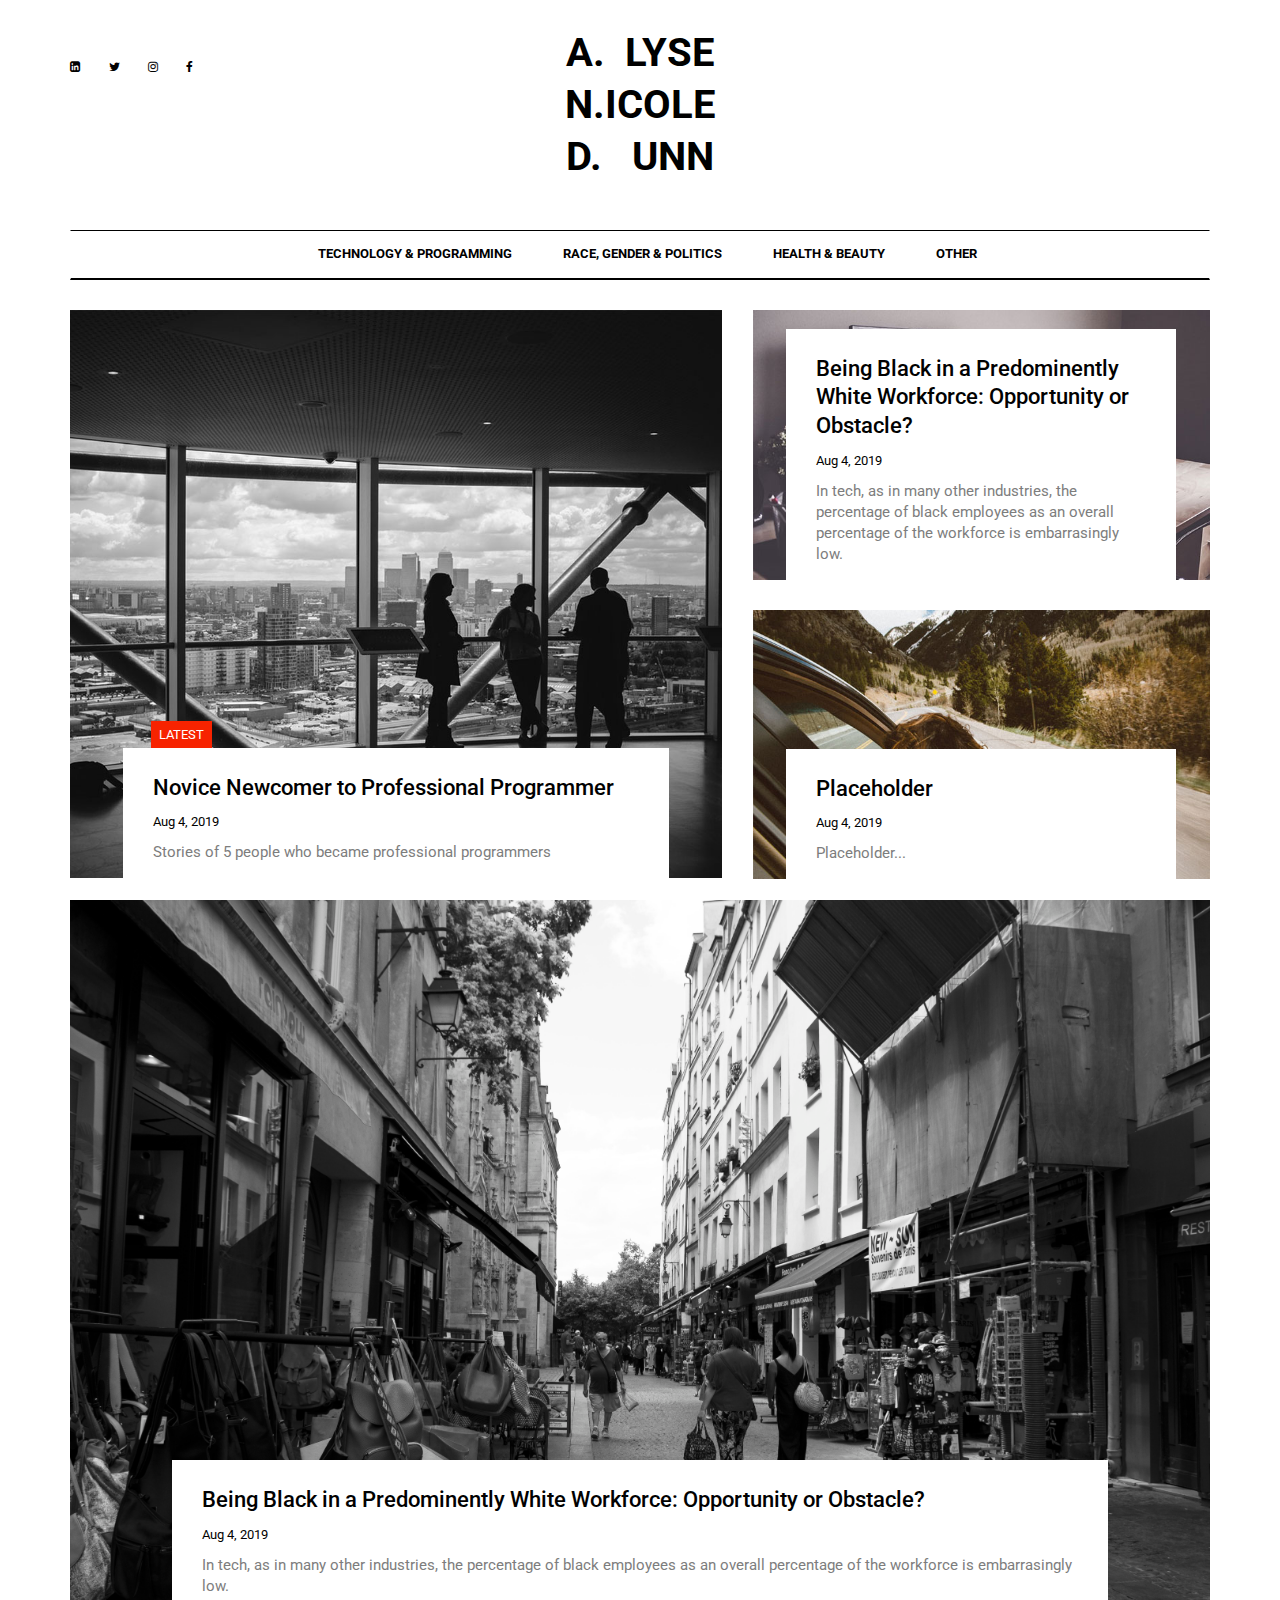
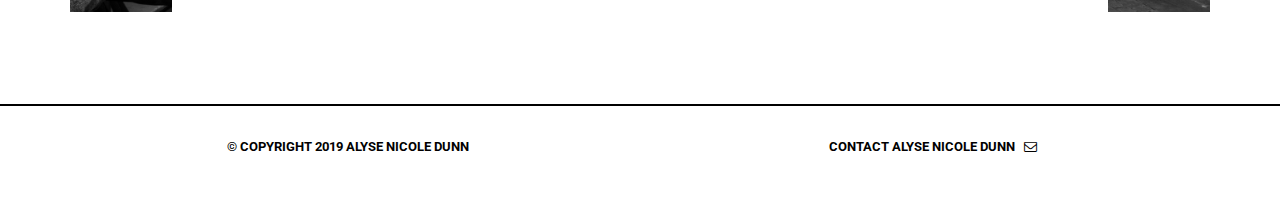
<file: html/index.html>
<!DOCTYPE html>
<html>
<head>
    <meta charset="utf-8">
    <meta http-equiv="X-UA-Compatible" content="IE=edge">
    <meta name="viewport" content="width=device-width, initial-scale=1">
    <title>AlyseNicoleDunn - Blog</title>

    <link href="assets/img/favicon.png" rel=icon> <!-- favicon -->
    <link href='https://fonts.googleapis.com/css?family=Roboto:100,300,400,700,500' rel='stylesheet' type='text/css'>     <!-- web-fonts -->
    <link href="assets/css/bootstrap.min.css" rel="stylesheet"> <!-- Bootstrap -->
    <link href="assets/fonts/font-awesome/font-awesome.min.css" rel="stylesheet"> <!-- font-awesome -->
    <link href="assets/css/mobile-menu.css" rel="stylesheet"> <!-- Mobile Menu Style -->
    <link href="assets/css/owl.carousel.css" rel="stylesheet"> <!-- Owl carousel -->
    <link href="assets/css/owl.theme.default.min.css" rel="stylesheet"> <!-- Owl carousel -->
    <link href="assets/css/style.css" rel="stylesheet"> <!-- Theme Style -->
</head>

<body id="page-top" data-spy="scroll" data-target=".navbar">

<div id="main-wrapper">

<!-- Page Preloader -->
<div id="preloader">
    <div id="status">
        <div class="status-mes"></div>
    </div>
</div>
<!-- preloader -->

<div class="uc-mobile-menu-pusher">
<div class="content-wrapper">
<section id="header_section_wrapper" class="header_section_wrapper">
    <div class="container">
        <div class="header-section">
            <div class="row">
              <div class="col-md-4">
                  <div class="left_section">
                    <div class="social">
                      <a class="icons-sm fb-ic" href="https://www.linkedin.com/in/alysenicoledunn/"><i class="fa fa-linkedin-square"></i></a>
                      <a class="icons-sm tw-ic" href="https://twitter.com/alysenicoledunn"><i class="fa fa-twitter"></i></a>
                      <a class="icons-sm inst-ic" href="https://www.instagram.com/alysenicoledunn/"><i class="fa fa-instagram"> </i></a>
                      <a class="icons-sm fb-ic" href="https://www.facebook.com/alysendunn"><i class="fa fa-facebook"></i></a>
                    </div>
                      <!-- Top Social Section -->
                  </div>
                </div>
                  <!-- Left Header Section -->
                <div class="col-md-4">
                    <div class="logo">
                        <a href="index.html">
                          <h2 style="font-size:40px;">
                            A.&nbsp&nbspLYSE<br><br>N.ICOLE<br><br>D.&nbsp&nbsp&nbspUNN
                          </h2>
                        </a>
                    </div>
                </div>
            </div>
        </div>
        <!-- Header Section -->

        <div class="navigation-section">
            <nav class="navbar m-menu navbar-default">
                <div class="container">
                    <div class="navbar-header">
                        <button type="button" class="navbar-toggle collapsed" data-toggle="collapse"
                                data-target="#navbar-collapse-1"><span class="sr-only">Toggle navigation</span> <span
                                class="icon-bar"></span> <span class="icon-bar"></span> <span class="icon-bar"></span>
                        </button>
                    </div>
                    <!-- Collect the nav links, forms, and other content for toggling -->
                    <div class="collapse navbar-collapse" id="#navbar-collapse-1">
                        <ul class="nav navbar-nav main-nav">
                            <li><a href="technology.html">Technology & Programming</a></li>
                            <li><a href="racegenderpolitics.html">Race, Gender & Politics</a></li>
                            <li><a href="healthandbeauty.html">Health & Beauty</a></li>
                            <li><a href="other.html">Other</a></li>
                        </ul>
                    </div>
                    <!-- .navbar-collapse -->
                </div>
                <!-- .container -->
            </nav>
            <!-- .nav -->
        </div>
        <!-- .navigation-section -->
    </div>
    <!-- .container -->
</section>
<!-- header_section_wrapper -->

<section id="feature_news_section" class="feature_news_section">
    <div class="container">
        <div class="row">
            <div class="col-md-7">
                <div class="feature_article_wrapper">
                    <div class="feature_article_img">
                        <img class="img-responsive top_static_article_img" src="assets/img/feature-top.jpg"
                             alt="feature-top">
                    </div>
                    <!-- feature_article_img -->
                    <div class="feature_article_inner">
                        <div class="tag_lg red"><a href="category.html">Latest</a></div>
                        <div class="feature_article_title">
                            <h1><a href="single.html" target="_self">Novice Newcomer to Professional Programmer</a></h1>
                        </div>
                        <!-- feature_article_title -->
                        <div class="feature_article_date"><a href="#" target="_self">Aug 4, 2019</a></div>
                        <!-- feature_article_date -->
                        <div class="feature_article_content">
                            Stories of 5 people who became professional programmers
                        </div>
                        <!-- feature_article_content -->
                    </div>
                    <!-- feature_article_inner -->
                </div>
                <!-- feature_article_wrapper -->
            </div>
            <!-- col-md-7 -->

            <div class="col-md-5">
                <div class="feature_static_wrapper">
                    <div class="feature_article_img">
                        <img class="img-responsive" src="assets/img/feature-static1.jpg" alt="feature-top">
                    </div>
                    <!-- feature_article_img -->
                    <div class="feature_article_inner">
                        <div class="feature_article_title">
                            <h1><a href="single.html" target="_self">Being Black in a Predominently White Workforce: Opportunity or Obstacle?</a></h1>
                        </div>
                        <!-- feature_article_title -->
                        <div class="feature_article_date"><a href="#" target="_self">Aug 4, 2019</a></div>
                        <!-- feature_article_date -->
                        <div class="feature_article_content">
                            In tech, as in many other industries, the percentage of black employees as an overall percentage of the workforce is embarrasingly low.
                        </div>
                        <!-- feature_article_content -->
                    </div>
                    <!-- feature_article_inner -->
                </div>
                <!-- feature_static_wrapper -->
            </div>
            <!-- col-md-5 -->

            <div class="col-md-5">
                <div class="feature_static_last_wrapper">
                    <div class="feature_article_img">
                        <img class="img-responsive" src="assets/img/feature-static2.jpg" alt="feature-top">
                    </div>
                    <!-- feature_article_img -->
                    <div class="feature_article_inner">
                        <div class="feature_article_title">
                            <h1><a href="single.html" target="_self">Placeholder</a></h1>
                        </div>
                        <!-- feature_article_title -->
                        <div class="feature_article_date"><a href="#" target="_self">Aug 4, 2019</a></div>
                        <!-- feature_article_date -->
                        <div class="feature_article_content">
                            Placeholder...
                        </div>
                        <!-- feature_article_content -->
                    </div>
                    <!-- feature_article_inner -->
                </div>
                <!-- feature_static_wrapper -->
            </div>
            <!-- col-md-5 -->

            <div class="col-md-12">
              <br>
                <div class="feature_static_wrapper">
                    <div class="feature_article_img">
                        <img class="img-responsive" src="assets/img/Rue_saint_martin.jpg" alt="feature-top">
                    </div>
                    <!-- feature_article_img -->
                    <div class="feature_article_inner">
                        <div class="feature_article_title">
                            <h1><a href="single.html" target="_self">Being Black in a Predominently White Workforce: Opportunity or Obstacle?</a></h1>
                        </div>
                        <!-- feature_article_title -->
                        <div class="feature_article_date"><a href="#" target="_self">Aug 4, 2019</a></div>
                        <!-- feature_article_date -->
                        <div class="feature_article_content">
                            In tech, as in many other industries, the percentage of black employees as an overall percentage of the workforce is embarrasingly low.
                        </div>
                        <!-- feature_article_content -->
                    </div>
                    <!-- feature_article_inner -->
                </div>
                <!-- feature_static_wrapper -->
            </div>
            <!-- col-md-12 -->


        </div>
        <!-- Row -->
    </div>
    <!-- container -->
</section>
<!-- Feature News Section -->

<section id="category_section" class="category_section">
<div class="container">
<div class="row">
</div>
<!-- Row -->
</div>
<!-- Container -->

<br>
<br>

    <div class="footer_bottom_Section">
        <div class="container">
            <div class="row">
                <div class="footer">
                    <div class="col-sm-6">
                        <p>&copy; Copyright 2019 Alyse Nicole Dunn</a> </p>
                    </div>
                    <div class="col-sm-6">
                        <p>Contact Alyse Nicole Dunn&nbsp&nbsp
                          <a class="icons-sm fb-ic">
                            <i class="fa fa-envelope-o" aria-hidden="true">
                            </i>
                          </a>
                        </p>
                    </div>
                </div>
            </div>
        </div>
    </div>
</section>
</div>
<!-- #content-wrapper -->
</div>
<!-- .offcanvas-pusher -->

<div class="uc-mobile-menu uc-mobile-menu-effect">
    <button type="button" class="close" aria-hidden="true" data-toggle="offcanvas"
            id="uc-mobile-menu-close-btn">&times;</button>
    <div>
        <div>
            <ul id="menu">
              <li><a href="technology.html">Technology & Programming</a></li>
              <li><a href="racegenderpolitics.html">Race, Gender & Politics</a></li>
              <li><a href="healthandbeauty.html">Health & Beauty</a></li>
              <li><a href="other.html">Other</a></li>
            </ul>
        </div>
    </div>
</div>
<!-- .uc-mobile-menu -->
</div>
<!-- #main-wrapper -->

<script src="assets/js/jquery-2.1.4.min.js"></script> <!-- jquery Core-->
<script src="assets/js/bootstrap.min.js"></script> <!-- Bootstrap -->
<script src="assets/js/mobile-menu.js"></script> <!-- Theme Menu -->
<script src="assets/js/owl.carousel.min.js"></script> <!-- Owl carousel -->
<script src="assets/js/script.js"></script> <!-- Theme Script -->
</body>
</html>
</file>
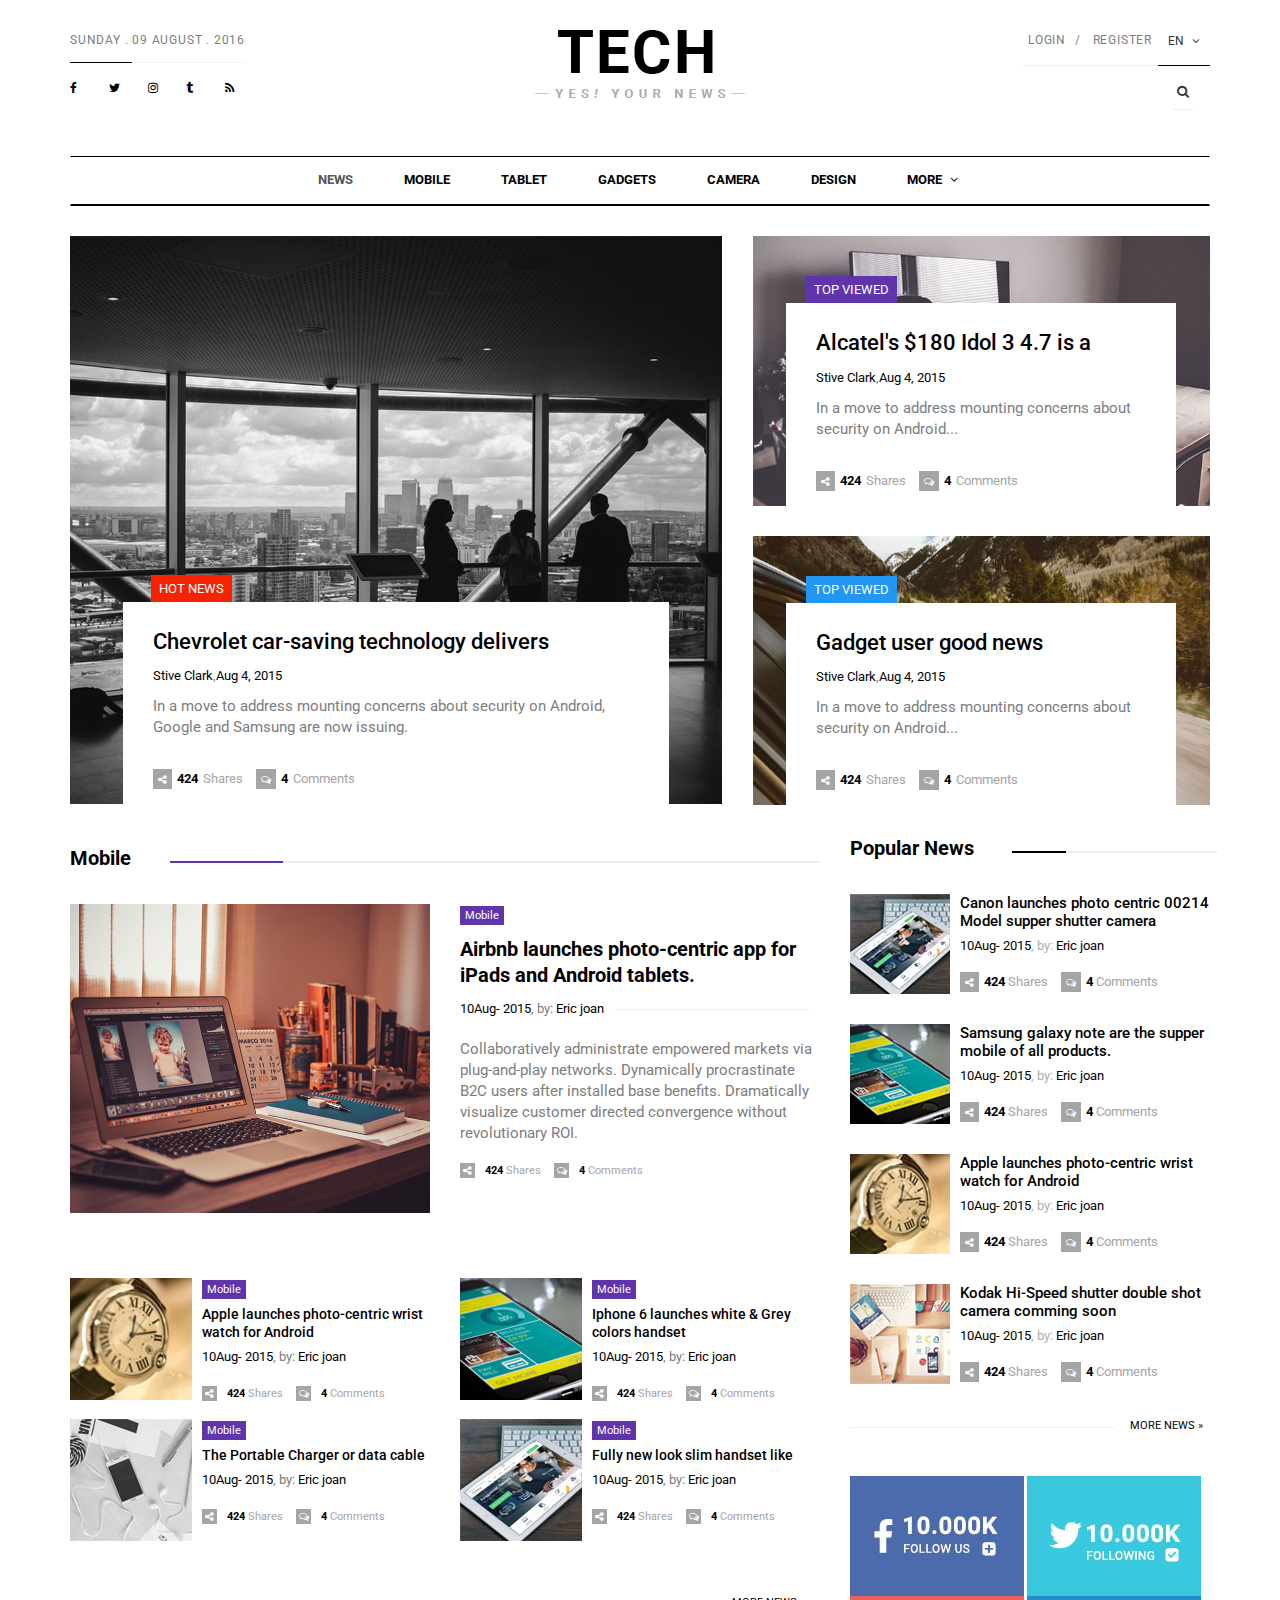
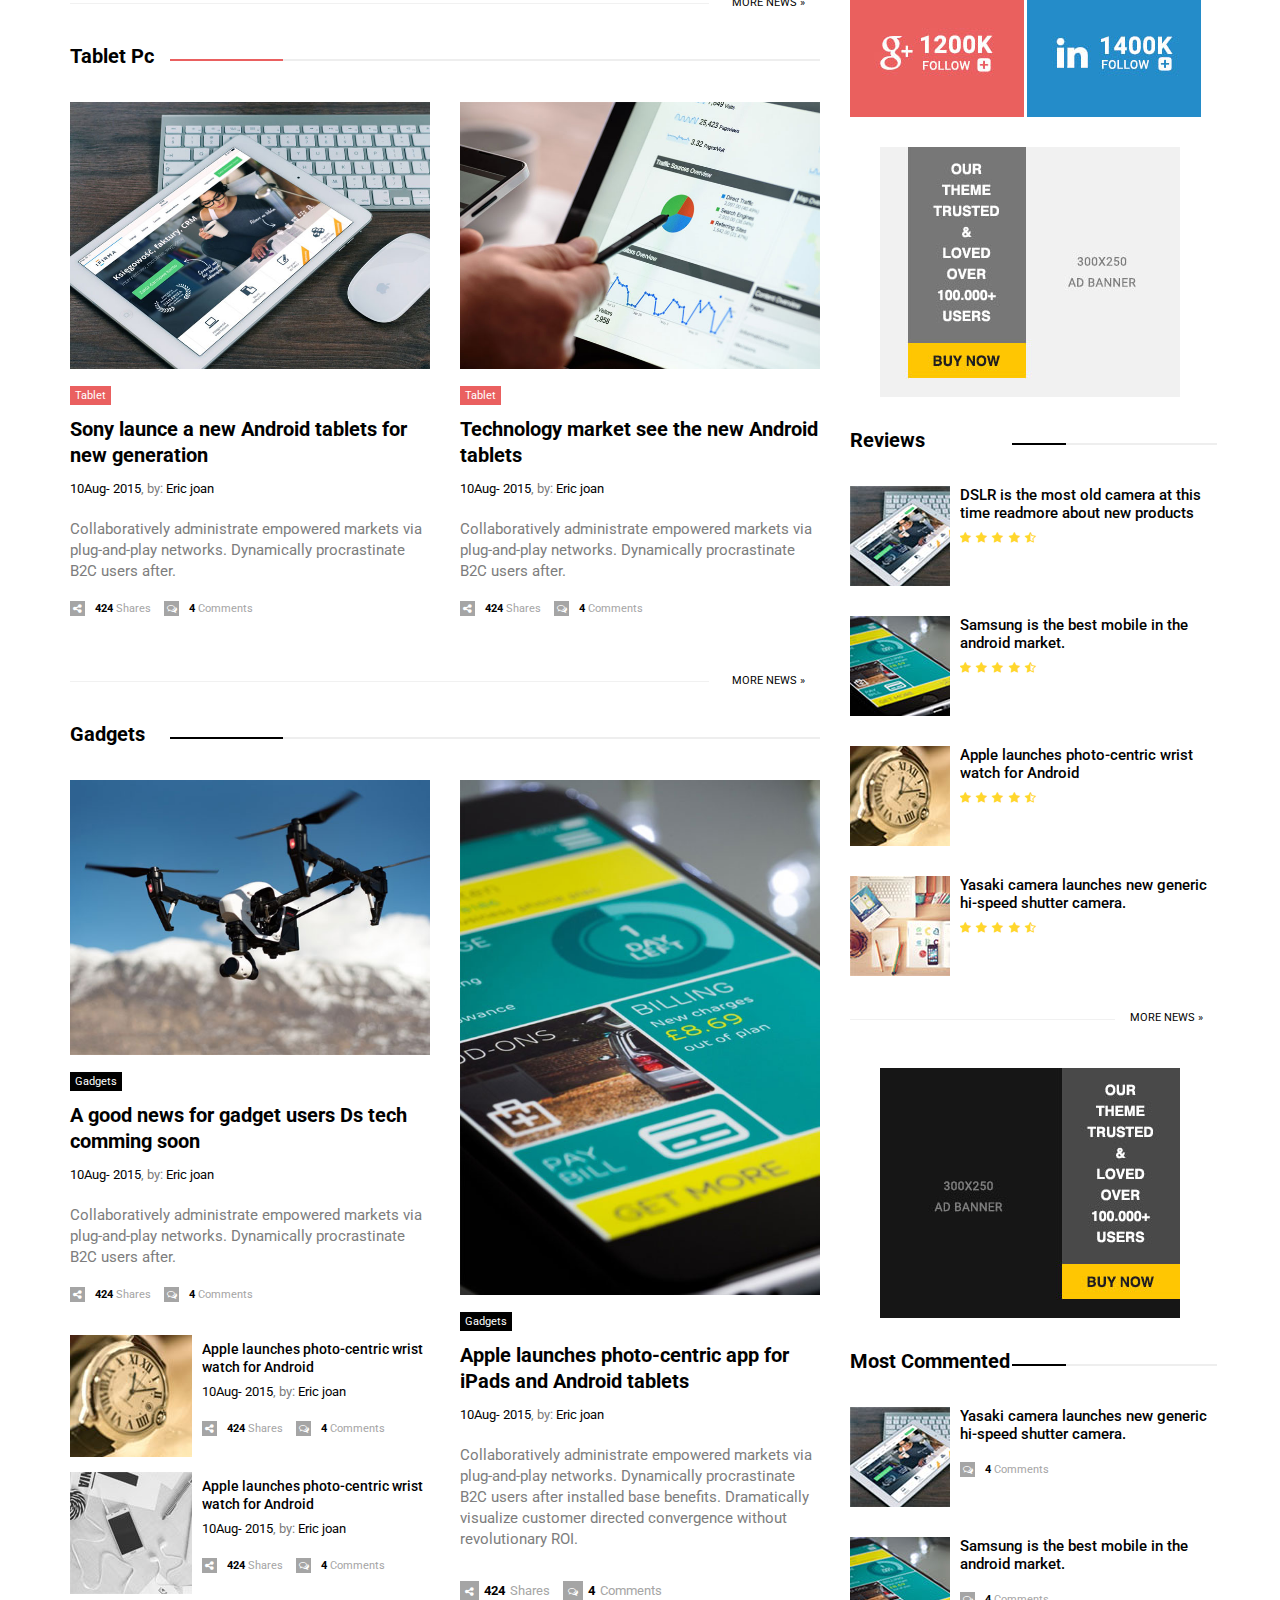
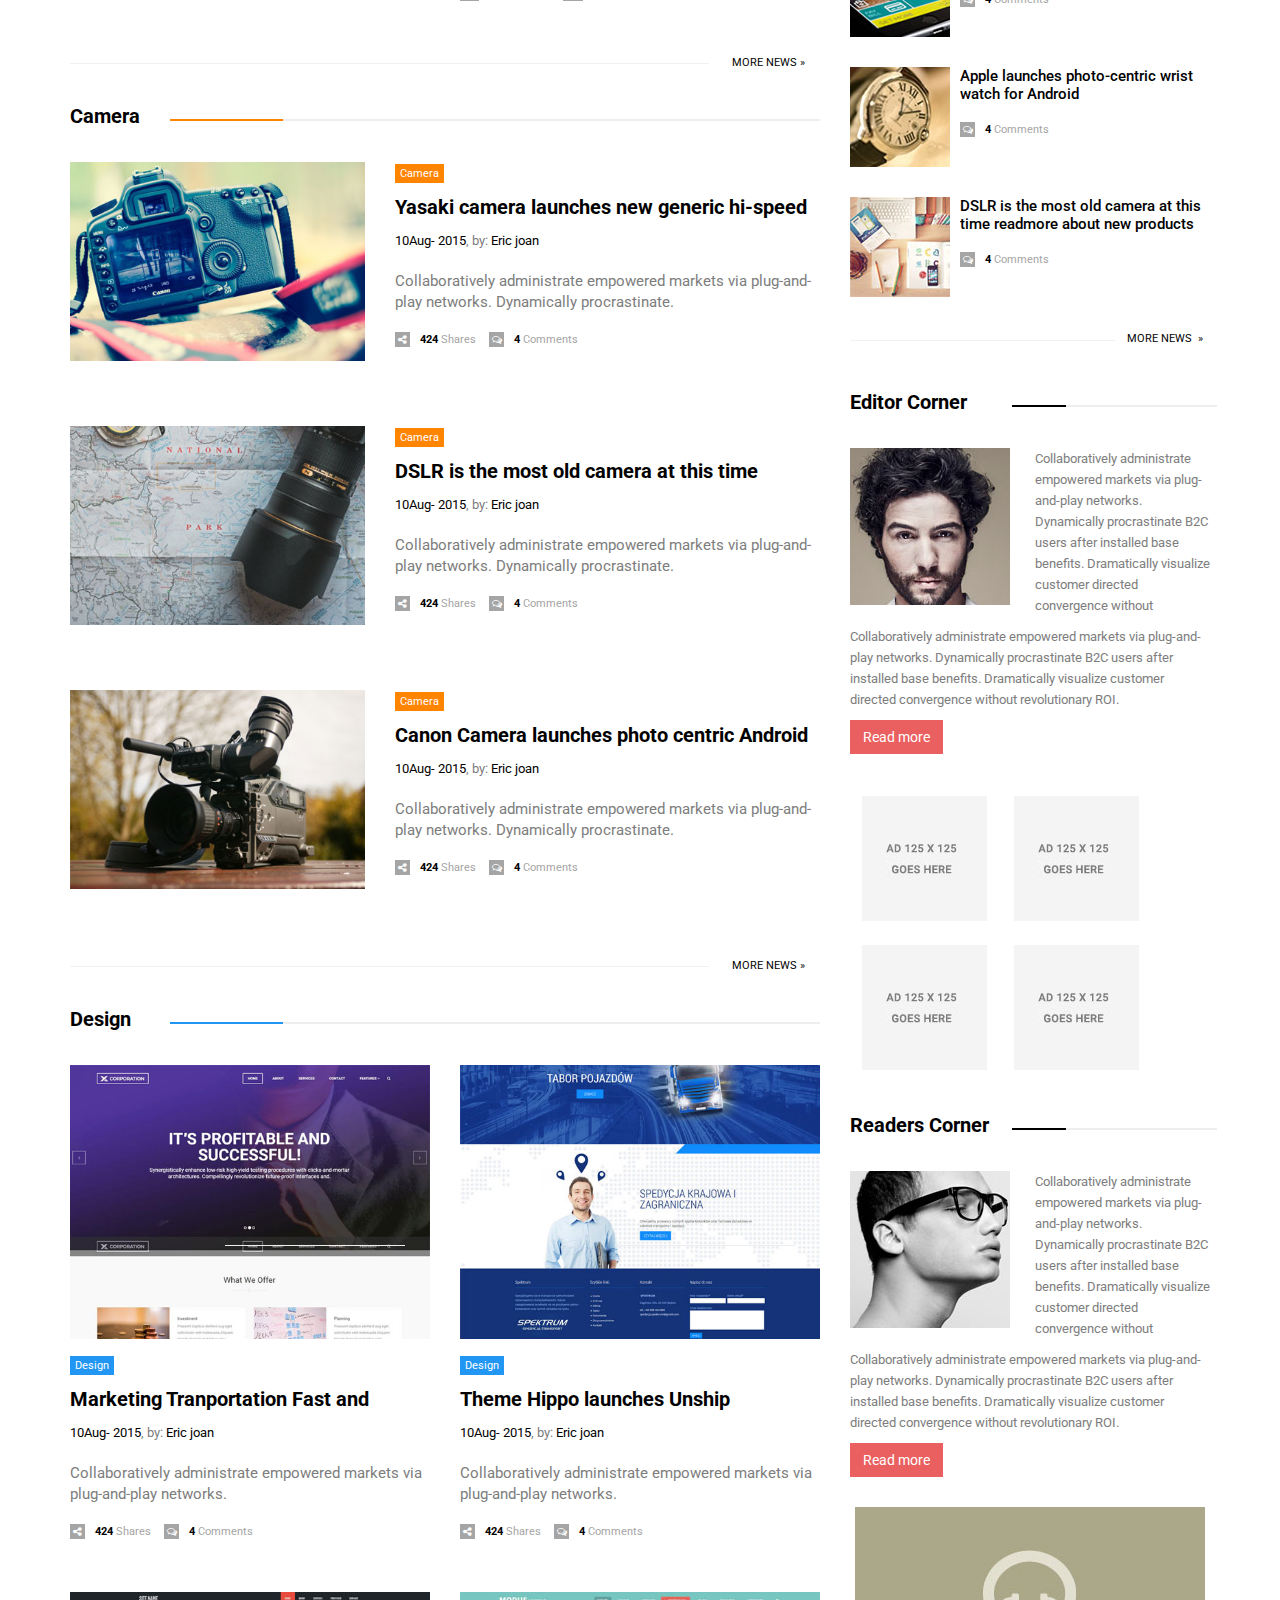
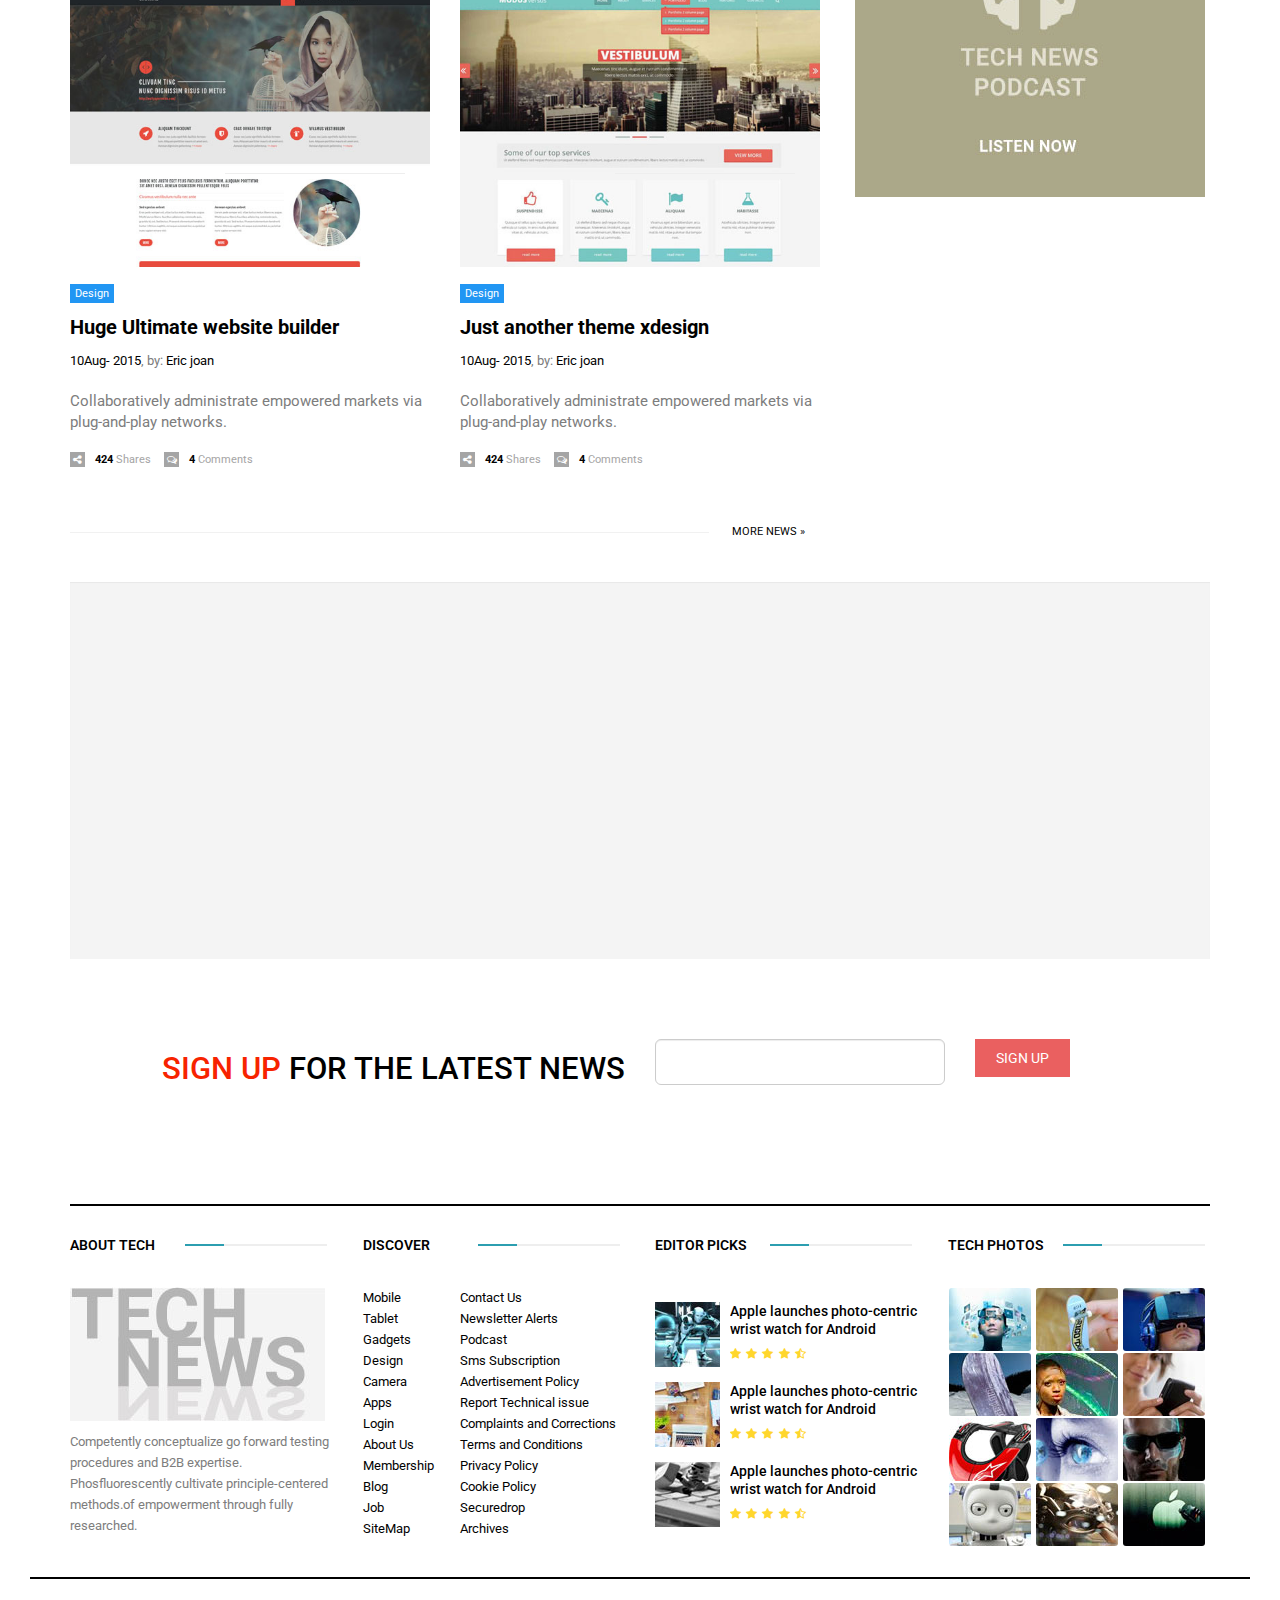
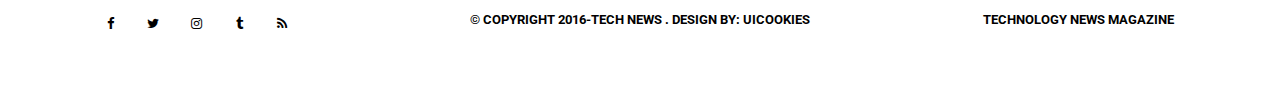
<file: orig_download/html/index.html>
<!DOCTYPE html>
<html>
<head>
    <meta charset="utf-8">
    <meta http-equiv="X-UA-Compatible" content="IE=edge">
    <meta name="viewport" content="width=device-width, initial-scale=1">
    <title>TechNews - HTML and CSS Template</title>

    <!-- favicon -->
    <link href="assets/img/favicon.png" rel=icon>

    <!-- web-fonts -->
    <link href='https://fonts.googleapis.com/css?family=Roboto:100,300,400,700,500' rel='stylesheet' type='text/css'>

    <!-- Bootstrap -->
    <link href="assets/css/bootstrap.min.css" rel="stylesheet">

    <!-- font-awesome -->
    <link href="assets/fonts/font-awesome/font-awesome.min.css" rel="stylesheet">
    <!-- Mobile Menu Style -->
    <link href="assets/css/mobile-menu.css" rel="stylesheet">

    <!-- Owl carousel -->
    <link href="assets/css/owl.carousel.css" rel="stylesheet">
    <link href="assets/css/owl.theme.default.min.css" rel="stylesheet">
    <!-- Theme Style -->
    <link href="assets/css/style.css" rel="stylesheet">

    <!-- HTML5 shim and Respond.js for IE8 support of HTML5 elements and media queries -->
    <!-- WARNING: Respond.js doesn't work if you view the page via file:// -->
    <!--[if lt IE 9]>
    <script src="https://oss.maxcdn.com/html5shiv/3.7.2/html5shiv.min.js"></script>
    <script src="https://oss.maxcdn.com/respond/1.4.2/respond.min.js"></script>
    <![endif]-->
</head>

<body id="page-top" data-spy="scroll" data-target=".navbar">
<div id="main-wrapper">
<!-- Page Preloader -->
<div id="preloader">
    <div id="status">
        <div class="status-mes"></div>
    </div>
</div>
<!-- preloader -->

<div class="uc-mobile-menu-pusher">
<div class="content-wrapper">
<section id="header_section_wrapper" class="header_section_wrapper">
    <div class="container">
        <div class="header-section">
            <div class="row">
                <div class="col-md-4">
                    <div class="left_section">
                                            <span class="date">
                                                Sunday .
                                            </span>
                        <!-- Date -->
                                            <span class="time">
                                                09 August . 2016
                                            </span>
                        <!-- Time -->
                        <div class="social">
                            <a class="icons-sm fb-ic"><i class="fa fa-facebook"></i></a>
                            <!--Twitter-->
                            <a class="icons-sm tw-ic"><i class="fa fa-twitter"></i></a>
                            <!--Google +-->
                            <a class="icons-sm inst-ic"><i class="fa fa-instagram"> </i></a>
                            <!--Linkedin-->
                            <a class="icons-sm tmb-ic"><i class="fa fa-tumblr"> </i></a>
                            <!--Pinterest-->
                            <a class="icons-sm rss-ic"><i class="fa fa-rss"> </i></a>
                        </div>
                        <!-- Top Social Section -->
                    </div>
                    <!-- Left Header Section -->
                </div>
                <div class="col-md-4">
                    <div class="logo">
                        <a href="index.html"><img src="assets/img/logo.png" alt="Tech NewsLogo"></a>
                    </div>
                    <!-- Logo Section -->
                </div>
                <div class="col-md-4">
                    <div class="right_section">
                        <ul class="nav navbar-nav">
                            <li><a href="#">Login</a></li>
                            <li><a href="#">Register</a></li>
                            <li class="dropdown lang">
                                <button class="btn btn-default dropdown-toggle" type="button" id="dropdownMenu1"
                                        data-toggle="dropdown" aria-haspopup="true" aria-expanded="true">En <i
                                        class="fa fa-angle-down"></i></button>
                                <ul class="dropdown-menu" aria-labelledby="dropdownMenu1">
                                    <li><a href="#">Bn</a></li>
                                </ul>
                            </li>
                        </ul>
                        <!-- Language Section -->

                        <ul class="nav-cta hidden-xs">
                            <li class="dropdown"><a href="#" data-toggle="dropdown" class="dropdown-toggle"><i
                                    class="fa fa-search"></i></a>
                                <ul class="dropdown-menu">
                                    <li>
                                        <div class="head-search">
                                            <form role="form">
                                                <!-- Input Group -->
                                                <div class="input-group">
                                                    <input type="text" class="form-control"
                                                           placeholder="Type Something"> <span class="input-group-btn">
                                                                            <button type="submit"
                                                                                    class="btn btn-primary">Search
                                                                            </button>
                                                                        </span></div>
                                            </form>
                                        </div>
                                    </li>
                                </ul>
                            </li>
                        </ul>
                        <!-- Search Section -->
                    </div>
                    <!-- Right Header Section -->
                </div>
            </div>
        </div>
        <!-- Header Section -->

        <div class="navigation-section">
            <nav class="navbar m-menu navbar-default">
                <div class="container">
                    <!-- Brand and toggle get grouped for better mobile display -->
                    <div class="navbar-header">
                        <button type="button" class="navbar-toggle collapsed" data-toggle="collapse"
                                data-target="#navbar-collapse-1"><span class="sr-only">Toggle navigation</span> <span
                                class="icon-bar"></span> <span class="icon-bar"></span> <span class="icon-bar"></span>
                        </button>
                    </div>
                    <!-- Collect the nav links, forms, and other content for toggling -->
                    <div class="collapse navbar-collapse" id="#navbar-collapse-1">
                        <ul class="nav navbar-nav main-nav">
                            <li class="active"><a href="index.html">News</a></li>
                            <li><a href="category.html">Mobile</a></li>
                            <li><a href="blog.html">Tablet</a></li>
                            <li><a href="blog.html">Gadgets</a></li>
                            <li><a href="blog.html">Camera</a></li>
                            <li><a href="blog.html">Design</a></li>
                            <li class="dropdown m-menu-fw"><a href="#" data-toggle="dropdown" class="dropdown-toggle">More
                                <span><i class="fa fa-angle-down"></i></span></a>
                                <ul class="dropdown-menu">
                                    <li>
                                        <div class="m-menu-content">
                                            <ul class="col-sm-3">
                                                <li class="dropdown-header">Widget Haeder</li>
                                                <li><a href="#">Awesome Features</a></li>
                                                <li><a href="#">Clean Interface</a></li>
                                                <li><a href="#">Available Possibilities</a></li>
                                                <li><a href="#">Responsive Design</a></li>
                                                <li><a href="#">Pixel Perfect Graphics</a></li>
                                            </ul>
                                            <ul class="col-sm-3">
                                                <li class="dropdown-header">Widget Haeder</li>
                                                <li><a href="#">Awesome Features</a></li>
                                                <li><a href="#">Clean Interface</a></li>
                                                <li><a href="#">Available Possibilities</a></li>
                                                <li><a href="#">Responsive Design</a></li>
                                                <li><a href="#">Pixel Perfect Graphics</a></li>
                                            </ul>
                                            <ul class="col-sm-3">
                                                <li class="dropdown-header">Widget Haeder</li>
                                                <li><a href="#">Awesome Features</a></li>
                                                <li><a href="#">Clean Interface</a></li>
                                                <li><a href="#">Available Possibilities</a></li>
                                                <li><a href="#">Responsive Design</a></li>
                                                <li><a href="#">Pixel Perfect Graphics</a></li>
                                            </ul>
                                            <ul class="col-sm-3">
                                                <li class="dropdown-header">Widget Haeder</li>
                                                <li><a href="#">Awesome Features</a></li>
                                                <li><a href="#">Clean Interface</a></li>
                                                <li><a href="#">Available Possibilities</a></li>
                                                <li><a href="#">Responsive Design</a></li>
                                                <li><a href="#">Pixel Perfect Graphics</a></li>
                                            </ul>
                                        </div>
                                    </li>
                                </ul>
                            </li>
                        </ul>
                    </div>
                    <!-- .navbar-collapse -->
                </div>
                <!-- .container -->
            </nav>
            <!-- .nav -->
        </div>
        <!-- .navigation-section -->
    </div>
    <!-- .container -->
</section>
<!-- header_section_wrapper -->

<section id="feature_news_section" class="feature_news_section">
    <div class="container">
        <div class="row">
            <div class="col-md-7">
                <div class="feature_article_wrapper">
                    <div class="feature_article_img">
                        <img class="img-responsive top_static_article_img" src="assets/img/feature-top.jpg"
                             alt="feature-top">
                    </div>
                    <!-- feature_article_img -->

                    <div class="feature_article_inner">
                        <div class="tag_lg red"><a href="category.html">Hot News</a></div>
                        <div class="feature_article_title">
                            <h1><a href="single.html" target="_self">Chevrolet car-saving technology delivers </a></h1>
                        </div>
                        <!-- feature_article_title -->

                        <div class="feature_article_date"><a href="#" target="_self">Stive Clark</a>,<a href="#"
                                                                                                         target="_self">Aug
                            4, 2015</a></div>
                        <!-- feature_article_date -->

                        <div class="feature_article_content">
                            In a move to address mounting concerns about security on Android, Google and Samsung are
                            now issuing.
                        </div>
                        <!-- feature_article_content -->

                        <div class="article_social">
                            <span><i class="fa fa-share-alt"></i><a href="#">424</a>Shares</span>
                            <span><i class="fa fa-comments-o"></i><a href="#">4</a>Comments</span>
                        </div>
                        <!-- article_social -->

                    </div>
                    <!-- feature_article_inner -->

                </div>
                <!-- feature_article_wrapper -->

            </div>
            <!-- col-md-7 -->

            <div class="col-md-5">
                <div class="feature_static_wrapper">
                    <div class="feature_article_img">
                        <img class="img-responsive" src="assets/img/feature-static1.jpg" alt="feature-top">
                    </div>
                    <!-- feature_article_img -->

                    <div class="feature_article_inner">
                        <div class="tag_lg purple"><a href="category.html">Top Viewed</a></div>
                        <div class="feature_article_title">
                            <h1><a href="single.html" target="_self">Alcatel's $180 Idol 3 4.7 is a </a></h1>
                        </div>
                        <!-- feature_article_title -->

                        <div class="feature_article_date"><a href="#" target="_self">Stive Clark</a>,<a href="#"
                                                                                                         target="_self">Aug
                            4, 2015</a></div>
                        <!-- feature_article_date -->

                        <div class="feature_article_content">
                            In a move to address mounting concerns about security on Android...
                        </div>
                        <!-- feature_article_content -->

                        <div class="article_social">
                            <span><i class="fa fa-share-alt"></i><a href="#">424</a>Shares</span>
                            <span><i class="fa fa-comments-o"></i><a href="#">4</a>Comments</span>
                        </div>
                        <!-- article_social -->

                    </div>
                    <!-- feature_article_inner -->

                </div>
                <!-- feature_static_wrapper -->

            </div>
            <!-- col-md-5 -->

            <div class="col-md-5">
                <div class="feature_static_last_wrapper">
                    <div class="feature_article_img">
                        <img class="img-responsive" src="assets/img/feature-static2.jpg" alt="feature-top">
                    </div>
                    <!-- feature_article_img -->

                    <div class="feature_article_inner">
                        <div class="tag_lg blue"><a href="category.html">Top Viewed</a></div>

                        <div class="feature_article_title">
                            <h1><a href="single.html" target="_self">Gadget user good news</a></h1>
                        </div>
                        <!-- feature_article_title -->

                        <div class="feature_article_date"><a href="#" target="_self">Stive Clark</a>,<a href="#"
                                                                                                         target="_self">Aug
                            4, 2015</a></div>
                        <!-- feature_article_date -->

                        <div class="feature_article_content">
                            In a move to address mounting concerns about security on Android...
                        </div>
                        <!-- feature_article_content -->

                        <div class="article_social">
                            <span><i class="fa fa-share-alt"></i><a href="#">424</a>Shares</span>
                            <span><i class="fa fa-comments-o"></i><a href="#">4</a>Comments</span>
                        </div>
                        <!-- article_social -->

                    </div>
                    <!-- feature_article_inner -->

                </div>
                <!-- feature_static_wrapper -->

            </div>
            <!-- col-md-5 -->

        </div>
        <!-- Row -->

    </div>
    <!-- container -->

</section>
<!-- Feature News Section -->

<section id="category_section" class="category_section">
<div class="container">
<div class="row">
<div class="col-md-8">
<div class="category_section mobile">
    <div class="article_title header_purple">
        <h2><a href="category.html" target="_self">Mobile</a></h2>
    </div>
    <!----article_title------>
    <div class="category_article_wrapper">
        <div class="row">
            <div class="col-md-6">
                <div class="top_article_img">
                    <a href="single.html" target="_self"><img class="img-responsive"
                                                               src="assets/img/cat-mobi-left-1.jpg" alt="feature-top">
                    </a>
                </div>
                <!----top_article_img------>
            </div>
            <div class="col-md-6">
                <span class="tag purple">Mobile</span>

                <div class="category_article_title">
                    <h2><a href="single.html" target="_self">Airbnb launches photo-centric app for iPads and Android
                        tablets. </a></h2>
                </div>
                <!----category_article_title------>
                <div class="category_article_date"><a href="#">10Aug- 2015</a>, by: <a href="#">Eric joan</a></div>
                <!----category_article_date------>
                <div class="category_article_content">
                    Collaboratively administrate empowered markets via plug-and-play networks. Dynamically procrastinate
                    B2C users after installed base benefits. Dramatically visualize customer directed convergence
                    without revolutionary ROI.
                </div>
                <!----category_article_content------>
                <div class="media_social">
                    <span><a href="#"><i class="fa fa-share-alt"></i>424 </a> Shares</span>
                    <span><i class="fa fa-comments-o"></i><a href="#">4</a> Comments</span>
                </div>
                <!----media_social------>
            </div>
        </div>
    </div>
    <div class="category_article_wrapper">
        <div class="row">
            <div class="col-md-6">
                <div class="media">
                    <div class="media-left">
                        <a href="#"><img class="media-object" src="assets/img/cat-mobi-sm1.jpg"
                                         alt="Generic placeholder image"></a>
                    </div>
                    <div class="media-body">
                        <span class="tag purple">Mobile</span>

                        <h3 class="media-heading"><a href="single.html" target="_self">Apple launches photo-centric
                            wrist watch for Android</a></h3>
                        <span class="media-date"><a href="#">10Aug- 2015</a>,  by: <a href="#">Eric joan</a></span>

                        <div class="media_social">
                            <span><a href="#"><i class="fa fa-share-alt"></i>424</a> Shares</span>
                            <span><a href="#"><i class="fa fa-comments-o"></i>4</a> Comments</span>
                        </div>
                    </div>
                </div>
                <div class="media">
                    <div class="media-left">
                        <a href="#"><img class="media-object" src="assets/img/cat-mobi-sm3.jpg"
                                         alt="Generic placeholder image"></a>
                    </div>
                    <div class="media-body">
                        <span class="tag purple">Mobile</span>

                        <h3 class="media-heading"><a href="single.html" target="_self">The Portable Charger or data
                            cable</a></h3>
                        <span class="media-date"><a href="#">10Aug- 2015</a>,  by: <a href="#">Eric joan</a></span>

                        <div class="media_social">
                            <span><a href="#"><i class="fa fa-share-alt"></i>424</a> Shares</span>
                            <span><a href="#"><i class="fa fa-comments-o"></i>4</a> Comments</span>
                        </div>
                    </div>
                </div>
            </div>
            <div class="col-md-6">
                <div class="media">
                    <div class="media-left">
                        <a href="#"><img class="media-object" src="assets/img/cat-mobi-sm2.jpg"
                                         alt="Generic placeholder image"></a>
                    </div>
                    <div class="media-body">
                        <span class="tag purple">Mobile</span>

                        <h3 class="media-heading"><a href="single.html" target="_self">Iphone 6 launches white & Grey
                            colors handset</a></h3>
                        <span class="media-date"><a href="#">10Aug- 2015</a>,  by: <a href="#">Eric joan</a></span>

                        <div class="media_social">
                            <span><a href="#"><i class="fa fa-share-alt"></i>424</a> Shares</span>
                            <span><a href="#"><i class="fa fa-comments-o"></i>4</a> Comments</span>
                        </div>
                    </div>
                </div>
                <div class="media">
                    <div class="media-left">
                        <a href="#"><img class="media-object" src="assets/img/cat-mobi-sm4.jpg"
                                         alt="Generic placeholder image"></a>
                    </div>
                    <div class="media-body">
                        <span class="tag purple">Mobile</span>

                        <h3 class="media-heading"><a href="single.html" target="_self">Fully new look slim handset
                            like</a></h3>
                        <span class="media-date"><a href="#">10Aug- 2015</a>,  by: <a href="#">Eric joan</a></span>

                        <div class="media_social">
                            <span><a href="#"><i class="fa fa-share-alt"></i>424</a> Shares</span>
                            <span><a href="#"><i class="fa fa-comments-o"></i>4</a> Comments</span>
                        </div>
                    </div>
                </div>
            </div>
        </div>
    </div>
    <p class="divider"><a href="#">More News&nbsp;&raquo;</a></p>
</div>
<!-- Mobile News Section -->

<div class="category_section tablet">
    <div class="article_title header_pink">
        <h2><a href="category.html" target="_self">Tablet Pc</a></h2>
    </div>
    <!-- Mobile News Section -->

    <div class="category_article_wrapper">
        <div class="row">
            <div class="col-md-6">
                <div class="category_article_body">
                    <div class="top_article_img">
                        <a href="single.html" target="_self"><img class="img-responsive" src="assets/img/tab_top1.jpg"
                                                                   alt="feature-top">
                        </a>
                    </div>
                    <!-- top_article_img -->

                    <span class="tag pink"><a href="category.html" target="_self">Tablet</a></span>

                    <div class="category_article_title">
                        <h2><a href="single.html" target="_self">Sony launce a new Android tablets for new
                            generation </a></h2>
                    </div>
                    <!-- category_article_title -->

                    <div class="article_date"><a href="#">10Aug- 2015</a>, by: <a href="#">Eric joan</a></div>
                    <!----article_date------>
                    <!-- article_date -->

                    <div class="category_article_content">
                        Collaboratively administrate empowered markets via plug-and-play networks. Dynamically
                        procrastinate B2C users after.
                    </div>
                    <!-- category_article_content -->

                    <div class="media_social">
                        <span><a href="#"><i class="fa fa-share-alt"></i>424 </a> Shares</span>
                        <span><i class="fa fa-comments-o"></i><a href="#">4</a> Comments</span>
                    </div>
                    <!-- media_social -->

                </div>
                <!-- category_article_body -->

            </div>
            <!-- col-md-6 -->

            <div class="col-md-6">
                <div class="category_article_body">
                    <div class="top_article_img">
                        <a href="single.html" target="_self">
                            <img class="img-responsive" src="assets/img/tab_top2.jpg" alt="feature-top">
                        </a>
                    </div>
                    <!-- top_article_img -->

                    <span class="tag pink"><a href="category.html" target="_self">Tablet</a></span>

                    <div class="category_article_title">
                        <h2><a href="single.html" target="_self">Technology market see the new Android tablets </a>
                        </h2>
                    </div>
                    <!-- category_article_title -->

                    <div class="article_date"><a href="#">10Aug- 2015</a>, by: <a href="#">Eric joan</a></div>
                    <!----article_date------>
                    <!-- article_date -->

                    <div class="category_article_content">
                        Collaboratively administrate empowered markets via plug-and-play networks. Dynamically
                        procrastinate B2C users after.
                    </div>
                    <!-- category_article_content -->

                    <div class="media_social">
                        <span><a href="#"><i class="fa fa-share-alt"></i>424 </a> Shares</span>
                        <span><i class="fa fa-comments-o"></i><a href="#">4</a> Comments</span>
                    </div>
                    <!-- media_social -->

                </div>
                <!-- category_article_body -->

            </div>
            <!-- col-md-6 -->

        </div>
        <!-- row -->

    </div>
    <!-- category_article_wrapper -->

    <p class="divider"><a href="#">More News&nbsp;&raquo;</a></p>
</div>
<!-- Tablet News Section -->

<div class="category_section gadget">
    <div class="article_title header_black">
        <h2><a href="category.html" target="_self">Gadgets</a></h2>
    </div>
    <div class="category_article_wrapper">
        <div class="row">
            <div class="col-md-6">
                <div class="category_article_body">
                    <div class="top_article_img">
                        <a href="single.html" target="_self">
                            <img class="img-responsive" src="assets/img/gad_top1.jpg" alt="feature-top">
                        </a>
                    </div>
                    <!-- top_article_img -->

                    <span class="tag black"><a href="category.html" target="_self">Gadgets</a></span>

                    <div class="category_article_title">
                        <h2><a href="single.html" target="_self">A good news for gadget users Ds tech comming soon</a>
                        </h2>
                    </div>
                    <!-- category_article_title -->

                    <div class="article_date"><a href="#">10Aug- 2015</a>, by: <a href="#">Eric joan</a></div>
                    <!----article_date------>
                    <div class="category_article_content">
                        Collaboratively administrate empowered markets via plug-and-play networks. Dynamically
                        procrastinate B2C users after.
                    </div>
                    <!-- category_article_content -->

                    <div class="media_social">
                        <span><a href="#"><i class="fa fa-share-alt"></i>424 </a> Shares</span>
                        <span><i class="fa fa-comments-o"></i><a href="#">4</a> Comments</span>
                    </div>
                    <!-- media_social -->

                </div>
                <!-- category_article_body -->

                <div class="category_article_list">
                    <div class="media">
                        <div class="media-left">
                            <a href="#"><img class="media-object" src="assets/img/cat-mobi-sm1.jpg"
                                             alt="Generic placeholder image"></a>
                        </div>
                        <div class="media-body">
                            <h3 class="media-heading"><a href="single.html" target="_self">Apple launches photo-centric
                                wrist watch for Android</a></h3>
                            <span class="media-date"><a href="#">10Aug- 2015</a>,  by: <a href="#">Eric joan</a></span>

                            <div class="media_social">
                                <span><a href="#"><i class="fa fa-share-alt"></i>424</a> Shares</span>
                                <span><a href="#"><i class="fa fa-comments-o"></i>4</a> Comments</span>
                            </div>
                        </div>
                    </div>
                    <div class="media">
                        <div class="media-left">
                            <a href="#"><img class="media-object" src="assets/img/cat-mobi-sm3.jpg"
                                             alt="Generic placeholder image"></a>
                        </div>
                        <div class="media-body">
                            <h3 class="media-heading"><a href="single.html" target="_self">Apple launches photo-centric
                                wrist watch for Android</a></h3>
                            <span class="media-date"><a href="#">10Aug- 2015</a>,  by: <a href="#">Eric joan</a></span>

                            <div class="media_social">
                                <span><a href="#"><i class="fa fa-share-alt"></i>424</a> Shares</span>
                                <span><a href="#"><i class="fa fa-comments-o"></i>4</a> Comments</span>
                            </div>
                        </div>
                    </div>
                </div>
                <!-- category_article_list -->

            </div>
            <!-- col-md-6 -->

            <div class="col-md-6">
                <div class="category_article_body">
                    <div class="top_article_img">
                        <img class="img-responsive" src="assets/img/gad_top2.jpg" alt="feature-top">
                    </div>
                    <!-- top_article_img -->

                    <span class="tag black">Gadgets</span>

                    <div class="category_article_title">
                        <h2><a href="single.html" target="_self">Apple launches photo-centric app for iPads and Android
                            tablets</a></h2>
                    </div>
                    <!-- category_article_title -->

                    <div class="article_date"><a href="#">10Aug- 2015</a>, by: <a href="#">Eric joan</a></div>
                    <!-- article_date -->

                    <div class="category_article_content">
                        Collaboratively administrate empowered markets via plug-and-play networks. Dynamically
                        procrastinate B2C users after installed base benefits. Dramatically visualize customer directed
                        convergence without revolutionary ROI.
                    </div>
                    <!-- category_article_content -->

                    <div class="article_social">
                        <span><i class="fa fa-share-alt"></i><a href="#">424</a>Shares</span>
                        <span><i class="fa fa-comments-o"></i><a href="#">4</a>Comments</span>
                    </div>
                    <!-- article_social -->

                </div>
                <!-- category_article_body -->
            </div>
        </div>
        <!-- row -->

    </div>
    <!-- category_article_wrapper -->

    <p class="divider"><a href="#">More News&nbsp;&raquo;</a></p>
</div>
<!-- Gadget News Section -->

<div class="category_section camera">
    <div class="article_title header_orange">
        <h2><a href="category.html" target="_self">Camera</a></h2>
    </div>
    <!-- article_title -->

    <div class="category_article_wrapper">
        <div class="row">
            <div class="col-md-5">
                <div class="top_article_img">
                    <a href="single.html" target="_self">
                        <img class="img-responsive" src="assets/img/cam_left1.jpg" alt="feature-top">
                    </a>
                </div>
                <!-- top_article_img -->

            </div>
            <div class="col-md-7">
                <span class="tag orange">Camera</span>

                <div class="category_article_title">
                    <h2><a href="single.html" target="_self">Yasaki camera launches new generic hi-speed </a></h2>
                </div>
                <!-- category_article_title -->

                <div class="article_date"><a href="#">10Aug- 2015</a>, by: <a href="#">Eric joan</a></div>
                <!----article_date------>
                <!-- category_article_wrapper -->

                <div class="category_article_content">
                    Collaboratively administrate empowered markets via plug-and-play networks. Dynamically
                    procrastinate.
                </div>
                <!-- category_article_content -->

                <div class="media_social">
                    <span><a href="#"><i class="fa fa-share-alt"></i>424 </a> Shares</span>
                    <span><i class="fa fa-comments-o"></i><a href="#">4</a> Comments</span>
                </div>
                <!-- media_social -->

            </div>
            <!-- col-md-7 -->

        </div>
        <!-- row -->

    </div>
    <!-- category_article_wrapper -->

    <div class="category_article_wrapper">
        <div class="row">
            <div class="col-md-5">
                <div class="top_article_img">
                    <a href="single.html" target="_self">
                        <img class="img-responsive" src="assets/img/cam_left2.jpg" alt="feature-top">
                    </a>
                </div>
                <!-- top_article_img -->

            </div>
            <div class="col-md-7">
                <span class="tag orange">Camera</span>

                <div class="category_article_title">
                    <h2><a href="single.html" target="_self">DSLR is the most old camera at this time </a></h2>
                </div>
                <!-- category_article_title -->

                <div class="article_date"><a href="#">10Aug- 2015</a>, by: <a href="#">Eric joan</a></div>
                <!----article_date------>
                <!-- article_date -->

                <div class="category_article_content">
                    Collaboratively administrate empowered markets via plug-and-play networks. Dynamically
                    procrastinate.
                </div>
                <!-- category_article_content -->

                <div class="media_social">
                    <span><a href="#"><i class="fa fa-share-alt"></i>424 </a> Shares</span>
                    <span><i class="fa fa-comments-o"></i><a href="#">4</a> Comments</span>
                </div>
                <!-- media_social -->

            </div>
        </div>
    </div>
    <!-- category_article_wrapper -->

    <div class="category_article_wrapper">
        <div class="row">
            <div class="col-md-5">
                <div class="top_article_img">
                    <a href="single.html" target="_self">
                        <img class="img-responsive" src="assets/img/cam_left3.jpg" alt="feature-top">
                    </a>
                </div>
                <!-- media_social -->

            </div>
            <div class="col-md-7">
                <span class="tag orange"><a href="single.html" target="_self">Camera</a></span>

                <div class="category_article_title">
                    <h2><a href="single.html" target="_self">Canon Camera launches photo centric Android</a></h2>
                </div>
                <!-- category_article_title -->

                <div class="article_date"><a href="#">10Aug- 2015</a>, by: <a href="#">Eric joan</a></div>
                <!----article_date------>
                <!-- article_date -->

                <div class="category_article_content">
                    Collaboratively administrate empowered markets via plug-and-play networks. Dynamically
                    procrastinate.
                </div>
                <!-- category_article_content -->

                <div class="media_social">
                                    <span>
                                        <a href="#">
                                            <i class="fa fa-share-alt"></i>424
                                        </a> Shares
                                    </span>
                                    <span>
                                        <a href="#">
                                            <i class="fa fa-comments-o"></i>4
                                        </a> Comments
                                    </span>
                </div>
                <!-- media_social -->

            </div>
            <!-- col-md-7 -->

        </div>
        <!-- row -->

    </div>
    <!-- category_article_wrapper -->

    <p class="divider"><a href="#">More News&nbsp;&raquo;</a></p>
</div>
<!-- Camera News Section -->

<div class="category_section design">
    <div class="article_title header_blue">
        <h2><a href="category.html" target="_self">Design</a></h2>
    </div>
    <!-- row -->

    <div class="category_article_wrapper">
        <div class="row">
            <div class="col-md-6">
                <div class="category_article_body">
                    <div class="top_article_img">
                        <a href="single.html" target="_self">
                            <img class="img-responsive" src="assets/img/design_top1.jpg" alt="feature-top">
                        </a>
                    </div>
                    <!-- top_article_img -->

                    <span class="tag blue"><a href="category.html" target="_self">Design</a></span>

                    <div class="category_article_title">
                        <h2><a href="single.html" target="_self">Marketing Tranportation Fast and </a></h2>
                    </div>
                    <!-- category_article_title -->

                    <div class="category_article_date"><a href="#">10Aug- 2015</a>, by: <a href="#">Eric joan</a></div>
                    <!----category_article_date------>
                    <!-- category_article_date -->

                    <div class="category_article_content">
                        Collaboratively administrate empowered markets via plug-and-play networks.
                    </div>
                    <!-- category_article_content -->

                    <div class="media_social">
                        <span><a href="#"><i class="fa fa-share-alt"></i>424 </a> Shares</span>
                        <span><i class="fa fa-comments-o"></i><a href="#">4</a> Comments</span>
                    </div>
                    <!-- media_social -->

                </div>
                <!-- category_article_body -->

            </div>
            <!-- col-md-6 -->

            <div class="col-md-6">
                <div class="category_article_body">
                    <div class="top_article_img">
                        <a href="single.html" target="_self">
                            <img class="img-responsive" src="assets/img/design_top2.jpg" alt="feature-top">
                        </a>
                    </div>
                    <!-- top_article_img -->

                    <span class="tag blue"><a href="category.html" target="_self">Design</a></span>

                    <div class="category_article_title">
                        <h2><a href="single.html" target="_self">Theme Hippo launches Unship </a></h2>
                    </div>
                    <!-- category_article_title -->

                    <div class="category_article_date"><a href="#">10Aug- 2015</a>, by: <a href="#">Eric joan</a></div>
                    <!----category_article_date------>
                    <!-- category_article_date -->

                    <div class="category_article_content">
                        Collaboratively administrate empowered markets via plug-and-play networks.
                    </div>
                    <!-- category_article_content -->

                    <div class="media_social">
                        <span><a href="#"><i class="fa fa-share-alt"></i>424 </a> Shares</span>
                        <span><i class="fa fa-comments-o"></i><a href="#">4</a> Comments</span>
                    </div>
                    <!-- media_social -->

                </div>
                <!-- category_article_body -->

            </div>
            <!-- col-md-6 -->

        </div>
        <!-- row -->

    </div>
    <!-- category_article_wrapper -->

    <div class="category_article_wrapper">
        <div class="row">
            <div class="col-md-6">
                <div class="category_article_body">
                    <div class="top_article_img">
                        <a href="single.html" target="_self">
                            <img class="img-responsive" src="assets/img/design_top3.jpg" alt="feature-top">
                        </a>
                    </div>
                    <!-- top_article_img -->

                    <span class="tag blue"><a href="category.html" target="_self">Design</a></span>

                    <div class="category_article_title">
                        <h2><a href="single.html" target="_self">Huge Ultimate website builder </a></h2>
                    </div>
                    <!-- category_article_title -->

                    <div class="category_article_date"><a href="#">10Aug- 2015</a>, by: <a href="#">Eric joan</a></div>
                    <!----category_article_date------>
                    <!-- category_article_date -->

                    <div class="category_article_content">
                        Collaboratively administrate empowered markets via plug-and-play networks.
                    </div>
                    <!-- category_article_content -->

                    <div class="media_social">
                        <span><a href="#"><i class="fa fa-share-alt"></i>424 </a> Shares</span>
                        <span><i class="fa fa-comments-o"></i><a href="#">4</a> Comments</span>
                    </div>
                    <!-- media_social -->

                </div>
                <!-- category_article_body -->

            </div>
            <!-- col-md-6 -->

            <div class="col-md-6">
                <div class="category_article_body">
                    <div class="top_article_img">
                        <img class="img-responsive" src="assets/img/design_top4.jpg" alt="feature-top">
                    </div>
                    <!-- top_article_img -->

                    <span class="tag blue"><a href="category.html" target="_self">Design</a></span>

                    <div class="category_article_title">
                        <h2><a href="single.html" target="_self">Just another theme xdesign</a></h2>
                    </div>
                    <!-- category_article_title -->

                    <div class="category_article_date"><a href="#">10Aug- 2015</a>, by: <a href="#">Eric joan</a></div>
                    <!-- category_article_date -->

                    <div class="category_article_content">
                        Collaboratively administrate empowered markets via plug-and-play networks.
                    </div>
                    <!-- category_article_content -->

                    <div class="media_social">
                        <span><a href="#"><i class="fa fa-share-alt"></i>424 </a> Shares</span>
                        <span><i class="fa fa-comments-o"></i><a href="#">4</a> Comments</span>
                    </div>
                    <!-- media_social -->

                </div>
                <!-- category_article_body -->

            </div>
            <!-- top_article_img -->

        </div>
        <!-- top_article_img -->

    </div>
    <!-- top_article_img -->

    <p class="divider"><a href="#">More News&nbsp;&raquo;</a></p>
</div>
<!-- Design News Section -->
</div>
<!-- Left Section -->

<div class="col-md-4">
<div class="widget">
    <div class="widget_title widget_black">
        <h2><a href="#">Popular News</a></h2>
    </div>
    <div class="media">
        <div class="media-left">
            <a href="#"><img class="media-object" src="assets/img/pop_right1.jpg" alt="Generic placeholder image"></a>
        </div>
        <div class="media-body">
            <h3 class="media-heading">
                <a href="single.html" target="_self">Canon launches photo centric 00214 Model supper shutter camera</a>
            </h3> <span class="media-date"><a href="#">10Aug- 2015</a>,  by: <a href="#">Eric joan</a></span>

            <div class="widget_article_social">
                <span>
                    <a href="single.html" target="_self"> <i class="fa fa-share-alt"></i>424</a> Shares
                </span>
                <span>
                    <a href="single.html" target="_self"><i class="fa fa-comments-o"></i>4</a> Comments
                </span>
            </div>
        </div>
    </div>
    <div class="media">
        <div class="media-left">
            <a href="#"><img class="media-object" src="assets/img/pop_right2.jpg" alt="Generic placeholder image"></a>
        </div>
        <div class="media-body">
            <h3 class="media-heading">
                <a href="single.html" target="_self">Samsung galaxy note are the supper mobile of all products.</a>
            </h3>
            <span class="media-date"><a href="#">10Aug- 2015</a>,  by: <a href="#">Eric joan</a></span>

            <div class="widget_article_social">
                <span>
                    <a href="single.html" target="_self"> <i class="fa fa-share-alt"></i>424</a> Shares
                </span>
                <span>
                    <a href="single.html" target="_self"><i class="fa fa-comments-o"></i>4</a> Comments
                </span>
            </div>
        </div>
    </div>
    <div class="media">
        <div class="media-left">
            <a href="#"><img class="media-object" src="assets/img/pop_right3.jpg" alt="Generic placeholder image"></a>
        </div>
        <div class="media-body">
            <h3 class="media-heading">
                <a href="single.html" target="_self">Apple launches photo-centric wrist watch for Android</a>
            </h3>
            <span class="media-date"><a href="#">10Aug- 2015</a>,  by: <a href="#">Eric joan</a></span>

            <div class="widget_article_social">
                <span>
                    <a href="single.html" target="_self"> <i class="fa fa-share-alt"></i>424</a> Shares
                </span>
                <span>
                    <a href="single.html" target="_self"><i class="fa fa-comments-o"></i>4</a> Comments
                </span>
            </div>
        </div>
    </div>
    <div class="media">
        <div class="media-left">
            <a href="#"><img class="media-object" src="assets/img/pop_right4.jpg" alt="Generic placeholder image"></a>
        </div>
        <div class="media-body">
            <h3 class="media-heading">
                <a href="single.html" target="_self">Kodak Hi-Speed shutter double shot camera comming soon</a>
            </h3>
            <span class="media-date"><a href="#">10Aug- 2015</a>,  by: <a href="#">Eric joan</a></span>

            <div class="widget_article_social">
                <span>
                    <a href="single.html" target="_self"><i class="fa fa-share-alt"></i>424</a> Shares
                </span>
                <span>
                    <a href="single.html" target="_self"><i class="fa fa-comments-o"></i>4</a> Comments
                </span>
            </div>
        </div>
    </div>
    <p class="widget_divider"><a href="#" target="_self">More News&nbsp;&raquo;</a></p>
</div>
<!-- Popular News -->

<div class="widget hidden-xs m30">
    <img class="img-responsive adv_img" src="assets/img/right_add1.jpg" alt="add_one">
    <img class="img-responsive adv_img" src="assets/img/right_add2.jpg" alt="add_one">
    <img class="img-responsive adv_img" src="assets/img/right_add3.jpg" alt="add_one">
    <img class="img-responsive adv_img" src="assets/img/right_add4.jpg" alt="add_one">
</div>
<!-- Advertisement -->

<div class="widget hidden-xs m30">
    <img class="img-responsive widget_img" src="assets/img/right_add5.jpg" alt="add_one">
</div>
<!-- Advertisement -->

<div class="widget reviews m30">
    <div class="widget_title widget_black">
        <h2><a href="#">Reviews</a></h2>
    </div>
    <div class="media">
        <div class="media-left">
            <a href="#"><img class="media-object" src="assets/img/pop_right1.jpg" alt="Generic placeholder image"></a>
        </div>
        <div class="media-body">
            <h3 class="media-heading">
                <a href="single.html" target="_self">DSLR is the most old camera at this time readmore about new
                    products</a>
            </h3>
            <span class="rating">
                <i class="fa fa-star"></i>
                <i class="fa fa-star"></i>
                <i class="fa fa-star"></i>
                <i class="fa fa-star"></i>
                <i class="fa fa-star-half-full"></i>
            </span>
        </div>
    </div>
    <div class="media">
        <div class="media-left">
            <a href="#"><img class="media-object" src="assets/img/pop_right2.jpg" alt="Generic placeholder image"></a>
        </div>
        <div class="media-body"><h3 class="media-heading"><a href="single.html" target="_self">Samsung is the best
            mobile in the android market.</a></h3> <span class="rating">
                <i class="fa fa-star"></i>
                <i class="fa fa-star"></i>
                <i class="fa fa-star"></i>
                <i class="fa fa-star"></i>
                <i class="fa fa-star-half-full"></i>
            </span></div>
    </div>
    <div class="media">
        <div class="media-left">
            <a href="#"><img class="media-object" src="assets/img/pop_right3.jpg" alt="Generic placeholder image"></a>
        </div>
        <div class="media-body">
            <h3 class="media-heading">
                <a href="single.html" target="_self">Apple launches photo-centric wrist watch for Android</a>
            </h3>
            <span class="rating">
                <i class="fa fa-star"></i>
                <i class="fa fa-star"></i>
                <i class="fa fa-star"></i>
                <i class="fa fa-star"></i>
                <i class="fa fa-star-half-full"></i>
            </span></div>
    </div>
    <div class="media">
        <div class="media-left">
            <a href="#"><img class="media-object" src="assets/img/pop_right4.jpg" alt="Generic placeholder image"></a>
        </div>
        <div class="media-body">
            <h3 class="media-heading">
                <a href="single.html" target="_self">Yasaki camera launches new generic hi-speed shutter camera.</a>
            </h3>
            <span class="rating">
                <i class="fa fa-star"></i>
                <i class="fa fa-star"></i>
                <i class="fa fa-star"></i>
                <i class="fa fa-star"></i>
                <i class="fa fa-star-half-full"></i>
            </span></div>
    </div>
    <p class="widget_divider"><a href="#" target="_self">More News&nbsp;&raquo;</a></p>
</div>
<!-- Reviews News -->

<div class="widget hidden-xs m30">
    <img class="img-responsive widget_img" src="assets/img/right_add6.jpg" alt="add_one">
</div>
<!-- Advertisement -->

<div class="widget m30">
    <div class="widget_title widget_black">
        <h2><a href="#">Most Commented</a></h2>
    </div>
    <div class="media">
        <div class="media-left">
            <a href="#"><img class="media-object" src="assets/img/pop_right1.jpg" alt="Generic placeholder image"></a>
        </div>
        <div class="media-body">
            <h3 class="media-heading">
                <a href="single.html" target="_self">Yasaki camera launches new generic hi-speed shutter camera.</a>
            </h3>

            <div class="media_social">
                <span><i class="fa fa-comments-o"></i><a href="#">4</a> Comments</span>
            </div>
        </div>
    </div>
    <div class="media">
        <div class="media-left">
            <a href="#"><img class="media-object" src="assets/img/pop_right2.jpg" alt="Generic placeholder image"></a>
        </div>
        <div class="media-body">
            <h3 class="media-heading">
                <a href="single.html" target="_self">Samsung is the best mobile in the android market.</a>
            </h3>

            <div class="media_social">
                <span><i class="fa fa-comments-o"></i><a href="#">4</a> Comments</span>
            </div>
        </div>
    </div>
    <div class="media">
        <div class="media-left">
            <a href="#"><img class="media-object" src="assets/img/pop_right3.jpg" alt="Generic placeholder image"></a>
        </div>
        <div class="media-body">
            <h3 class="media-heading">
                <a href="single.html" target="_self">Apple launches photo-centric wrist watch for Android</a>
            </h3>

            <div class="media_social">
                <span><i class="fa fa-comments-o"></i><a href="#">4</a> Comments</span>
            </div>
        </div>
    </div>
    <div class="media">
        <div class="media-left">
            <a href="#"><img class="media-object" src="assets/img/pop_right4.jpg" alt="Generic placeholder image"></a>
        </div>
        <div class="media-body">
            <h3 class="media-heading">
                <a href="single.html" target="_self">DSLR is the most old camera at this time readmore about new
                    products</a>
            </h3>

            <div class="media_social">
                <span><i class="fa fa-comments-o"></i><a href="#">4</a> Comments</span>
            </div>
        </div>
    </div>
    <p class="widget_divider"><a href="#" target="_self">More News&nbsp;&nbsp;&raquo; </a></p>
</div>
<!-- Most Commented News -->

<div class="widget m30">
    <div class="widget_title widget_black">
        <h2><a href="#">Editor Corner</a></h2>
    </div>
    <div class="widget_body"><img class="img-responsive left" src="assets/img/editor.jpg"
                                  alt="Generic placeholder image">

        <p>Collaboratively administrate empowered markets via plug-and-play networks. Dynamically procrastinate B2C
            users after installed base benefits. Dramatically visualize customer directed convergence without</p>

        <p>Collaboratively administrate empowered markets via plug-and-play networks. Dynamically procrastinate B2C
            users after installed base benefits. Dramatically visualize customer directed convergence without
            revolutionary ROI.</p>
        <button class="btn pink">Read more</button>
    </div>
</div>
<!-- Editor News -->

<div class="widget hidden-xs m30">
    <img class="img-responsive add_img" src="assets/img/right_add7.jpg" alt="add_one">
    <img class="img-responsive add_img" src="assets/img/right_add7.jpg" alt="add_one">
    <img class="img-responsive add_img" src="assets/img/right_add7.jpg" alt="add_one">
    <img class="img-responsive add_img" src="assets/img/right_add7.jpg" alt="add_one">
</div>
<!--Advertisement -->

<div class="widget m30">
    <div class="widget_title widget_black">
        <h2><a href="#">Readers Corner</a></h2>
    </div>
    <div class="widget_body"><img class="img-responsive left" src="assets/img/reader.jpg"
                                  alt="Generic placeholder image">

        <p>Collaboratively administrate empowered markets via plug-and-play networks. Dynamically procrastinate B2C
            users after installed base benefits. Dramatically visualize customer directed convergence without</p>

        <p>Collaboratively administrate empowered markets via plug-and-play networks. Dynamically procrastinate B2C
            users after installed base benefits. Dramatically visualize customer directed convergence without
            revolutionary ROI.</p>
        <button class="btn pink">Read more</button>
    </div>
</div>
<!--  Readers Corner News -->

<div class="widget hidden-xs m30">
    <img class="img-responsive widget_img" src="assets/img/podcast.jpg" alt="add_one">
</div>
<!--Advertisement-->
</div>
<!-- Right Section -->

</div>
<!-- Row -->

</div>
<!-- Container -->

</section>
<!-- Category News Section -->

<section id="video_section" class="video_section">
    <div class="container">
        <div class="well">
            <div class="row">
                <div class="col-md-6">
                    <div class="embed-responsive embed-responsive-4by3">
                        <iframe class="embed-responsive-item" src="https://www.youtube.com/embed/MJ-jbFdUPns"
                                frameborder="0" allowfullscreen></iframe>
                    </div>
                    <!-- embed-responsive -->

                </div>
                <!-- col-md-6 -->

                <div class="col-md-3">
                    <div class="embed-responsive embed-responsive-4by3">
                        <iframe class="embed-responsive-item" src="https://www.youtube.com/embed/h5Jni-vy_5M"></iframe>
                    </div>
                    <!-- embed-responsive -->

                    <div class="embed-responsive embed-responsive-4by3 m16">
                        <iframe class="embed-responsive-item" src="https://www.youtube.com/embed/wQ5Gj0UB_R8"></iframe>
                    </div>
                    <!-- embed-responsive -->

                </div>
                <!-- col-md-3 -->

                <div class="col-md-3">
                    <div class="embed-responsive embed-responsive-4by3">
                        <iframe class="embed-responsive-item" src="https://www.youtube.com/embed/UPvJXBI_3V4"></iframe>
                    </div>
                    <!-- embed-responsive -->

                    <div class="embed-responsive embed-responsive-4by3 m16">
                        <iframe class="embed-responsive-item" src="https://www.youtube.com/embed/DTCtj5Wz6BM"></iframe>
                    </div>
                    <!-- embed-responsive -->

                </div>
                <!-- col-md-3 -->

            </div>
            <!-- row -->

        </div>
        <!-- well -->

    </div>
    <!-- Container -->

</section>
<!-- Video News Section -->

<section id="subscribe_section" class="subscribe_section">
    <div class="row">
        <form action="#" method="post" class="form-horizontal">
            <div class="form-group form-group-lg">
                <label class="col-sm-6 control-label" for="formGroupInputLarge">
                    <h1><span class="red-color">Sign up</span> for the latest news</h1>
                </label>

                <div class="col-sm-3">
                    <input type="text" id="subscribe" name="subscribe" class="form-control input-lg">
                </div>
                <div class="col-sm-1">
                    <input type="submit" value="Sign Up" class="btn btn-large pink">
                </div>
                <div class="col-sm-2"></div>
            </div>
        </form>
    </div>
</section>
<!-- Subscriber Section -->

<section id="footer_section" class="footer_section">
    <div class="container">
        <hr class="footer-top">
        <div class="row">
            <div class="col-md-3">
                <div class="footer_widget_title"><h3><a href="category.html" target="_self">About Tech</a></h3></div>
                <div class="logo footer-logo">
                    <a title="fontanero" href="index.html">
                        <img src="assets/img/tech_about.jpg" alt="technews">
                    </a>

                    <p>Competently conceptualize go forward testing procedures and B2B expertise. Phosfluorescently
                        cultivate principle-centered methods.of empowerment through fully researched.</p>
                </div>
            </div>
            <div class="col-md-3">
                <div class="footer_widget_title">
                    <h3><a href="category.html" target="_self">Discover</a></h3>
                </div>
                <div class="row">
                    <div class="col-xs-4">
                        <ul class="list-unstyled left">
                            <li><a href="#">Mobile</a></li>
                            <li><a href="#">Tablet</a></li>
                            <li><a href="#">Gadgets</a></li>
                            <li><a href="#">Design</a></li>
                            <li><a href="#">Camera</a></li>
                            <li><a href="#">Apps</a></li>
                            <li><a href="#">Login</a></li>
                            <li><a href="#">About Us</a></li>
                            <li><a href="#">Membership</a></li>
                            <li><a href="#">Blog</a></li>
                            <li><a href="#">Job</a></li>
                            <li><a href="#">SiteMap</a></li>
                        </ul>
                    </div>
                    <div class="col-xs-8">
                        <ul class="list-unstyled">
                            <li><a href="#">Contact Us</a></li>
                            <li><a href="#">Newsletter Alerts</a></li>
                            <li><a href="#">Podcast</a></li>
                            <li><a href="#">Sms Subscription</a></li>
                            <li><a href="#">Advertisement Policy</a></li>
                            <li><a href="#">Report Technical issue</a></li>
                            <li><a href="#">Complaints and Corrections</a></li>
                            <li><a href="#">Terms and Conditions</a></li>
                            <li><a href="#">Privacy Policy</a></li>
                            <li><a href="#">Cookie Policy</a></li>
                            <li><a href="#">Securedrop</a></li>
                            <li><a href="#">Archives</a></li>
                        </ul>
                    </div>
                </div>
            </div>
            <div class="col-md-3">
                <div class="footer_widget_title">
                    <h3><a href="#" target="_self">Editor Picks</a></h3>
                </div>
                <div class="media">
                    <div class="media-left">
                        <a href="#"><img class="media-object" src="assets/img/editor_pic1.jpg"
                                         alt="Generic placeholder image"></a>
                    </div>
                    <div class="media-body">
                        <h3 class="media-heading">
                            <a href="single.html">Apple launches photo-centric wrist watch for Android</a>
                        </h3>
                        <span class="rating">
                            <i class="fa fa-star"></i>
                            <i class="fa fa-star"></i>
                            <i class="fa fa-star"></i>
                            <i class="fa fa-star"></i>
                            <i class="fa fa-star-half-full"></i>
                        </span>
                    </div>
                </div>
                <div class="media">
                    <div class="media-left">
                        <a href="#"><img class="media-object" src="assets/img/editor_pic2.jpg"
                                         alt="Generic placeholder image"></a>
                    </div>
                    <div class="media-body">
                        <h3 class="media-heading">
                            <a href="single.html">Apple launches photo-centric wrist watch for Android</a>
                        </h3>
                        <span class="rating">
                            <i class="fa fa-star"></i>
                            <i class="fa fa-star"></i>
                            <i class="fa fa-star"></i>
                            <i class="fa fa-star"></i>
                            <i class="fa fa-star-half-full"></i>
                        </span>
                    </div>
                </div>
                <div class="media">
                    <div class="media-left">
                        <a href="#"><img class="media-object" src="assets/img/editor_pic3.jpg"
                                         alt="Generic placeholder image"></a>
                    </div>
                    <div class="media-body">
                        <h3 class="media-heading">
                            <a href="single.html">Apple launches photo-centric wrist watch for Android</a>
                        </h3>
                        <span class="rating">
                            <i class="fa fa-star"></i>
                            <i class="fa fa-star"></i>
                            <i class="fa fa-star"></i>
                            <i class="fa fa-star"></i>
                            <i class="fa fa-star-half-full"></i>
                        </span>
                    </div>
                </div>
            </div>
            <div class="col-md-3">
                <div class="footer_widget_title">
                    <h3><a href="category.html" target="_self">Tech Photos</a></h3>
                </div>
                <div class="widget_photos">
                    <img class="img-thumbnail" src="assets/img/tech_photo1.jpg" alt="Tech Photos">
                    <img class="img-thumbnail" src="assets/img/tech_photo2.jpg" alt="Tech Photos">
                    <img class="img-thumbnail" src="assets/img/tech_photo3.jpg" alt="Tech Photos">
                    <img class="img-thumbnail" src="assets/img/tech_photo4.jpg" alt="Tech Photos">
                    <img class="img-thumbnail" src="assets/img/tech_photo5.jpg" alt="Tech Photos">
                    <img class="img-thumbnail" src="assets/img/tech_photo6.jpg" alt="Tech Photos">
                    <img class="img-thumbnail" src="assets/img/tech_photo7.jpg" alt="Tech Photos">
                    <img class="img-thumbnail" src="assets/img/tech_photo8.jpg" alt="Tech Photos">
                    <img class="img-thumbnail" src="assets/img/tech_photo9.jpg" alt="Tech Photos">
                    <img class="img-thumbnail" src="assets/img/tech_photo10.jpg" alt="Tech Photos">
                    <img class="img-thumbnail" src="assets/img/tech_photo11.jpg" alt="Tech Photos">
                    <img class="img-thumbnail" src="assets/img/tech_photo12.jpg" alt="Tech Photos">
                </div>

            </div>
        </div>
    </div>

    <div class="footer_bottom_Section">
        <div class="container">
            <div class="row">
                <div class="footer">
                    <div class="col-sm-3">
                        <div class="social">
                            <a class="icons-sm fb-ic"><i class="fa fa-facebook"></i></a>
                            <!--Twitter-->
                            <a class="icons-sm tw-ic"><i class="fa fa-twitter"></i></a>
                            <!--Google +-->
                            <a class="icons-sm inst-ic"><i class="fa fa-instagram"> </i></a>
                            <!--Linkedin-->
                            <a class="icons-sm tmb-ic"><i class="fa fa-tumblr"> </i></a>
                            <!--Pinterest-->
                            <a class="icons-sm rss-ic"><i class="fa fa-rss"> </i></a>
                        </div>
                    </div>
                    <div class="col-sm-6">
                        <p>&copy; Copyright 2016-Tech News . Design by: <a href="https://uicookies.com">uiCookies</a> </p>
                    </div>
                    <div class="col-sm-3">
                        <p>Technology News Magazine</p>
                    </div>
                </div>
            </div>
        </div>
    </div>
</section>
</div>
<!-- #content-wrapper -->

</div>
<!-- .offcanvas-pusher -->

<a href="#" class="crunchify-top"><i class="fa fa-angle-up" aria-hidden="true"></i></a>

<div class="uc-mobile-menu uc-mobile-menu-effect">
    <button type="button" class="close" aria-hidden="true" data-toggle="offcanvas"
            id="uc-mobile-menu-close-btn">&times;</button>
    <div>
        <div>
            <ul id="menu">
                <li class="active"><a href="blog.html">News</a></li>
                <li><a href="category.html">Mobile</a></li>
                <li><a href="blog.html">Tablet</a></li>
                <li><a href="category.html">Gadgets</a></li>
                <li><a href="blog.html">Camera</a></li>
                <li><a href="category.html">Design</a></li>
                <li class="dropdown m-menu-fw"><a href="#" data-toggle="dropdown" class="dropdown-toggle">More
                    <span><i class="fa fa-angle-down"></i></span></a>
                    <ul class="dropdown-menu">
                        <li>
                            <div class="m-menu-content">
                                <ul class="col-sm-3">
                                    <li class="dropdown-header">Widget Haeder</li>
                                    <li><a href="#">Awesome Features</a></li>
                                    <li><a href="#">Clean Interface</a></li>
                                    <li><a href="#">Available Possibilities</a></li>
                                    <li><a href="#">Responsive Design</a></li>
                                    <li><a href="#">Pixel Perfect Graphics</a></li>
                                </ul>
                                <ul class="col-sm-3">
                                    <li class="dropdown-header">Widget Haeder</li>
                                    <li><a href="#">Awesome Features</a></li>
                                    <li><a href="#">Clean Interface</a></li>
                                    <li><a href="#">Available Possibilities</a></li>
                                    <li><a href="#">Responsive Design</a></li>
                                    <li><a href="#">Pixel Perfect Graphics</a></li>
                                </ul>
                                <ul class="col-sm-3">
                                    <li class="dropdown-header">Widget Haeder</li>
                                    <li><a href="#">Awesome Features</a></li>
                                    <li><a href="#">Clean Interface</a></li>
                                    <li><a href="#">Available Possibilities</a></li>
                                    <li><a href="#">Responsive Design</a></li>
                                    <li><a href="#">Pixel Perfect Graphics</a></li>
                                </ul>
                                <ul class="col-sm-3">
                                    <li class="dropdown-header">Widget Haeder</li>
                                    <li><a href="#">Awesome Features</a></li>
                                    <li><a href="#">Clean Interface</a></li>
                                    <li><a href="#">Available Possibilities</a></li>
                                    <li><a href="#">Responsive Design</a></li>
                                    <li><a href="#">Pixel Perfect Graphics</a></li>
                                </ul>
                            </div>
                        </li>
                    </ul>
                </li>
            </ul>
        </div>
    </div>
</div>
<!-- .uc-mobile-menu -->

</div>
<!-- #main-wrapper -->

<!-- jquery Core-->
<script src="assets/js/jquery-2.1.4.min.js"></script>

<!-- Bootstrap -->
<script src="assets/js/bootstrap.min.js"></script>

<!-- Theme Menu -->
<script src="assets/js/mobile-menu.js"></script>

<!-- Owl carousel -->
<script src="assets/js/owl.carousel.min.js"></script>

<!-- Theme Script -->
<script src="assets/js/script.js"></script>
</body>
</html>
</file>
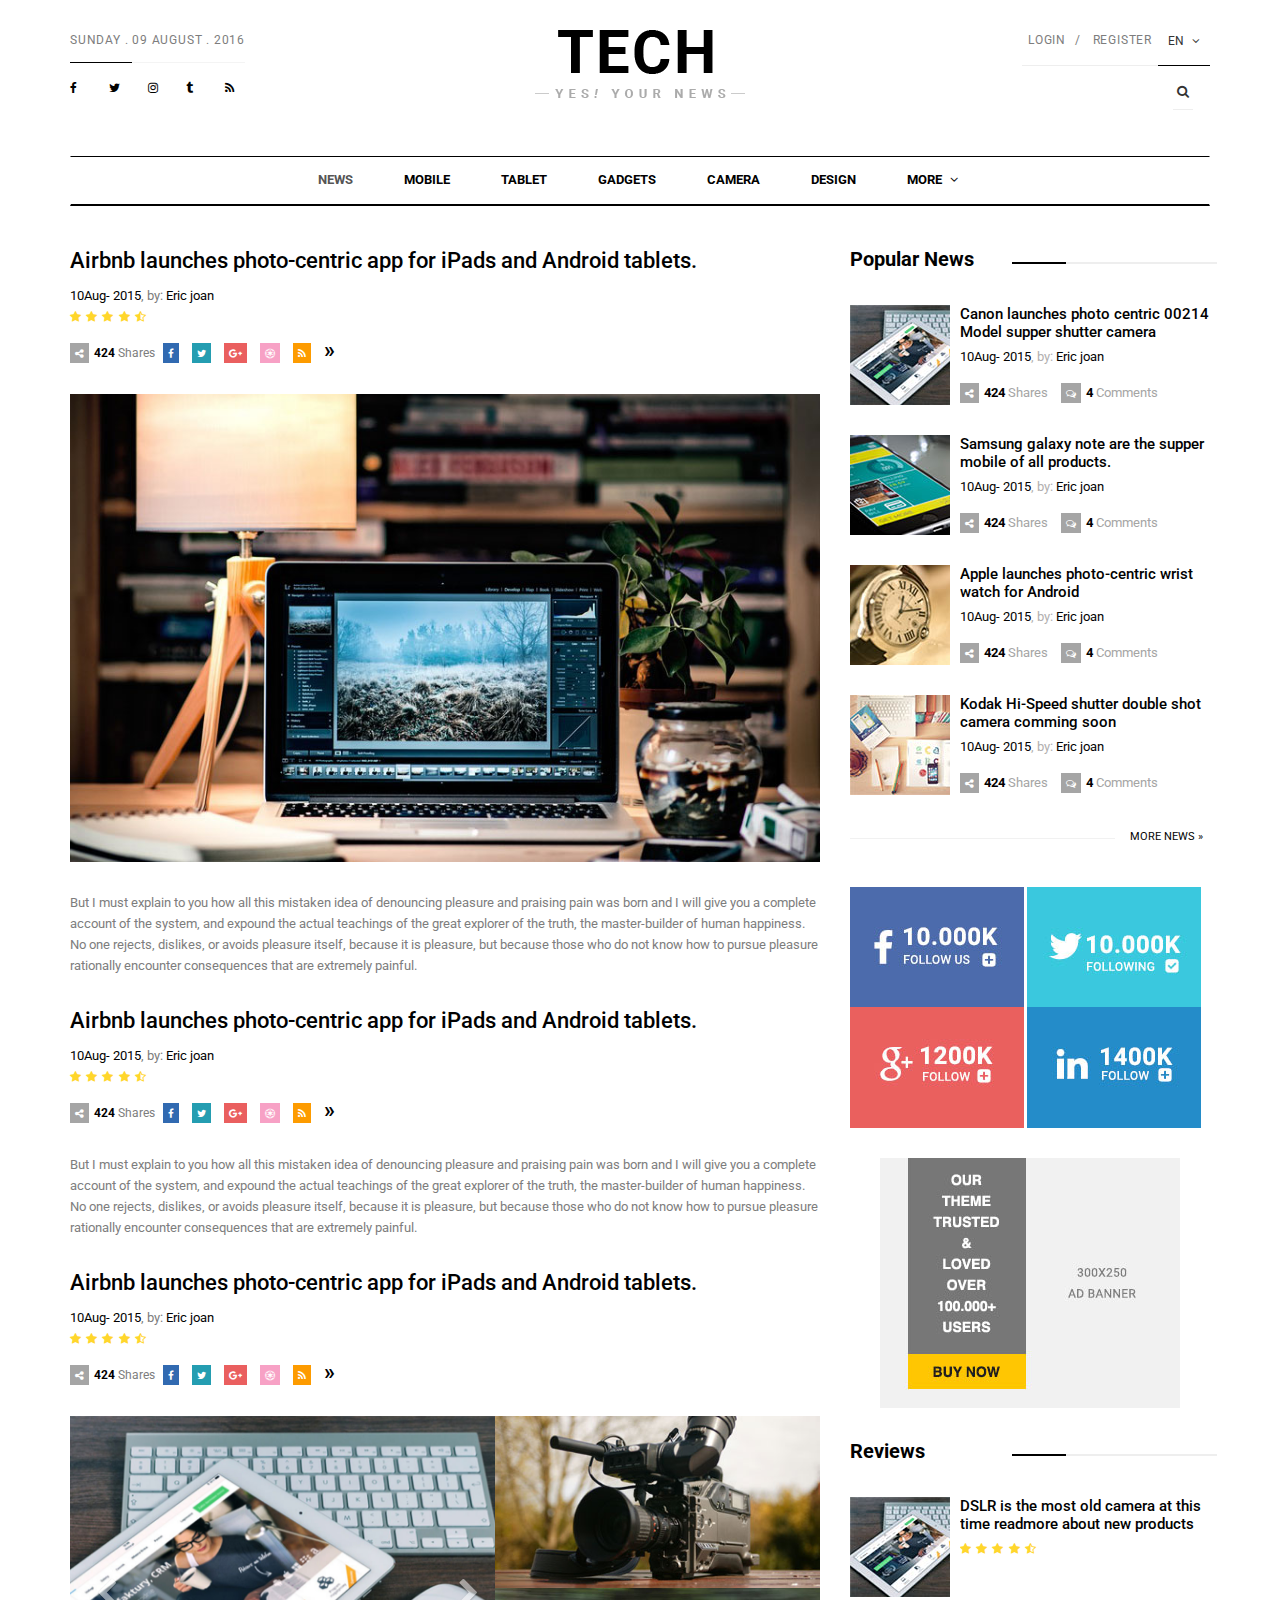
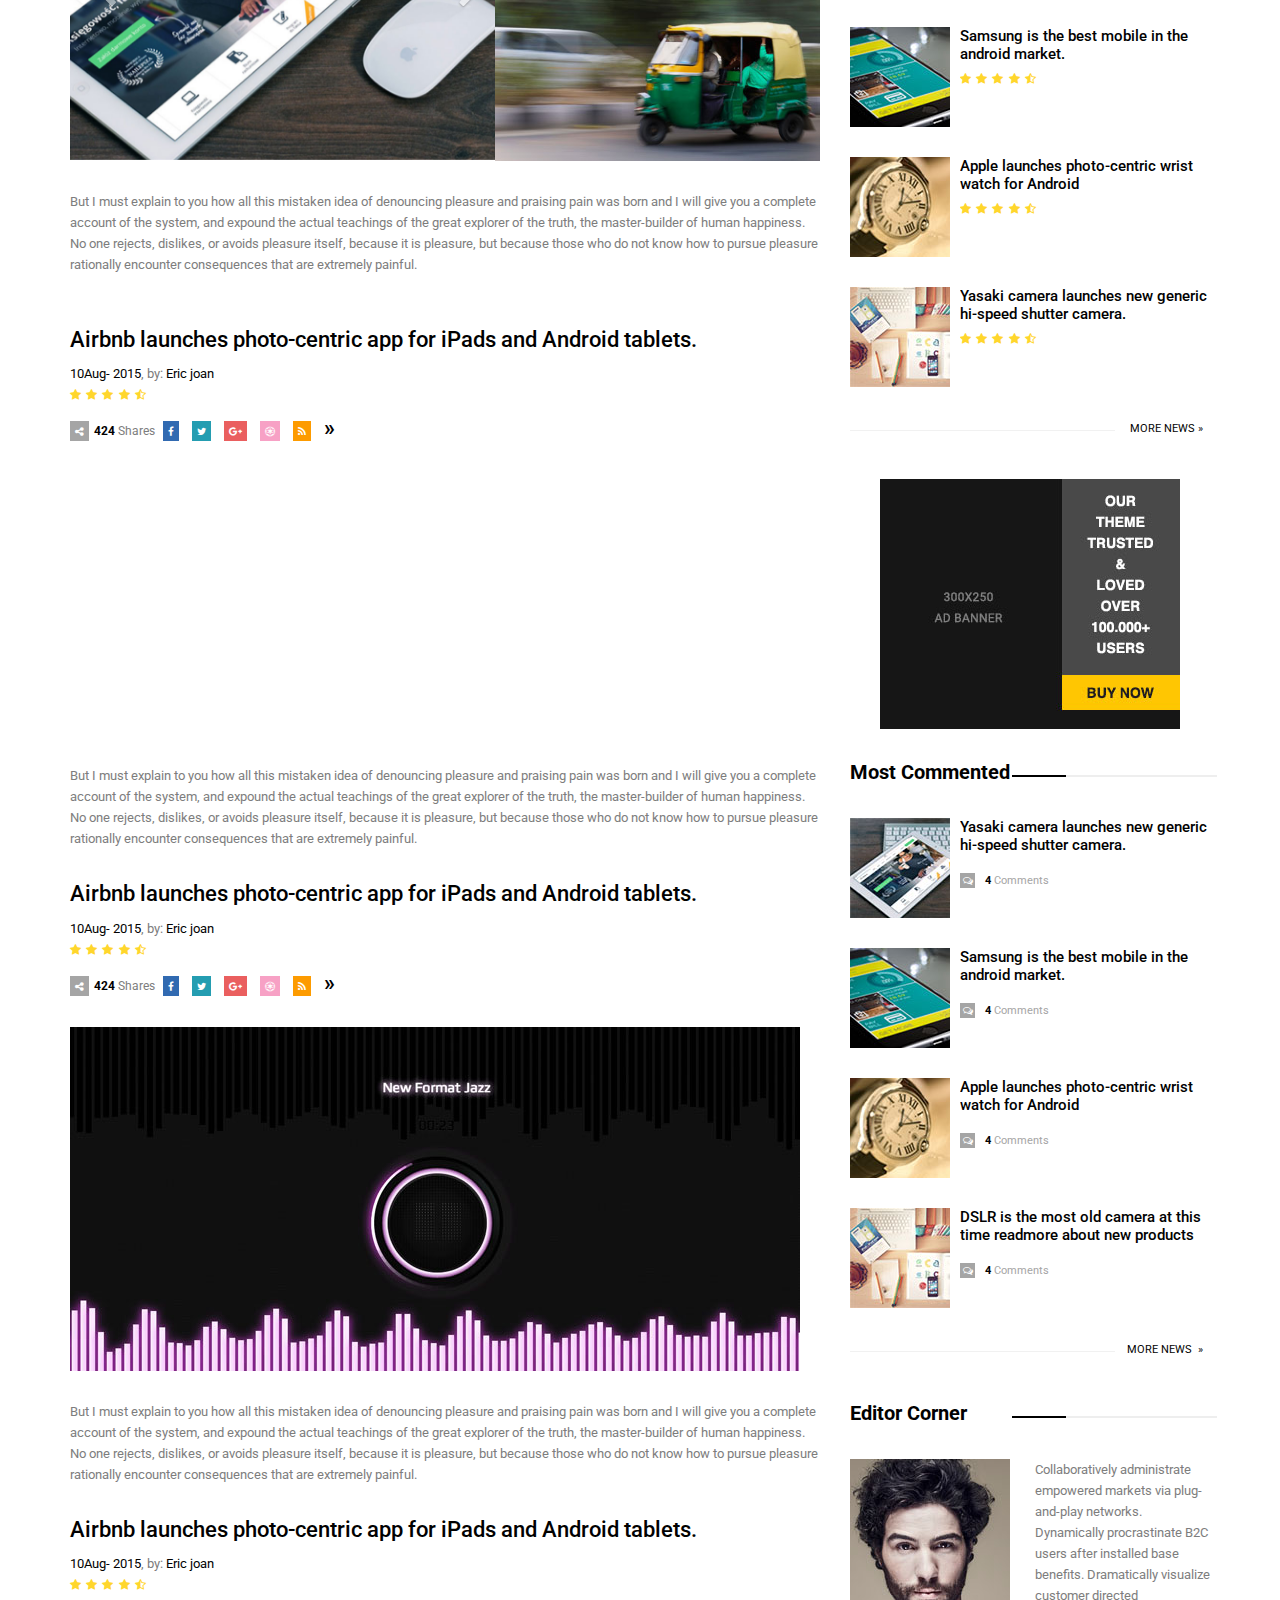
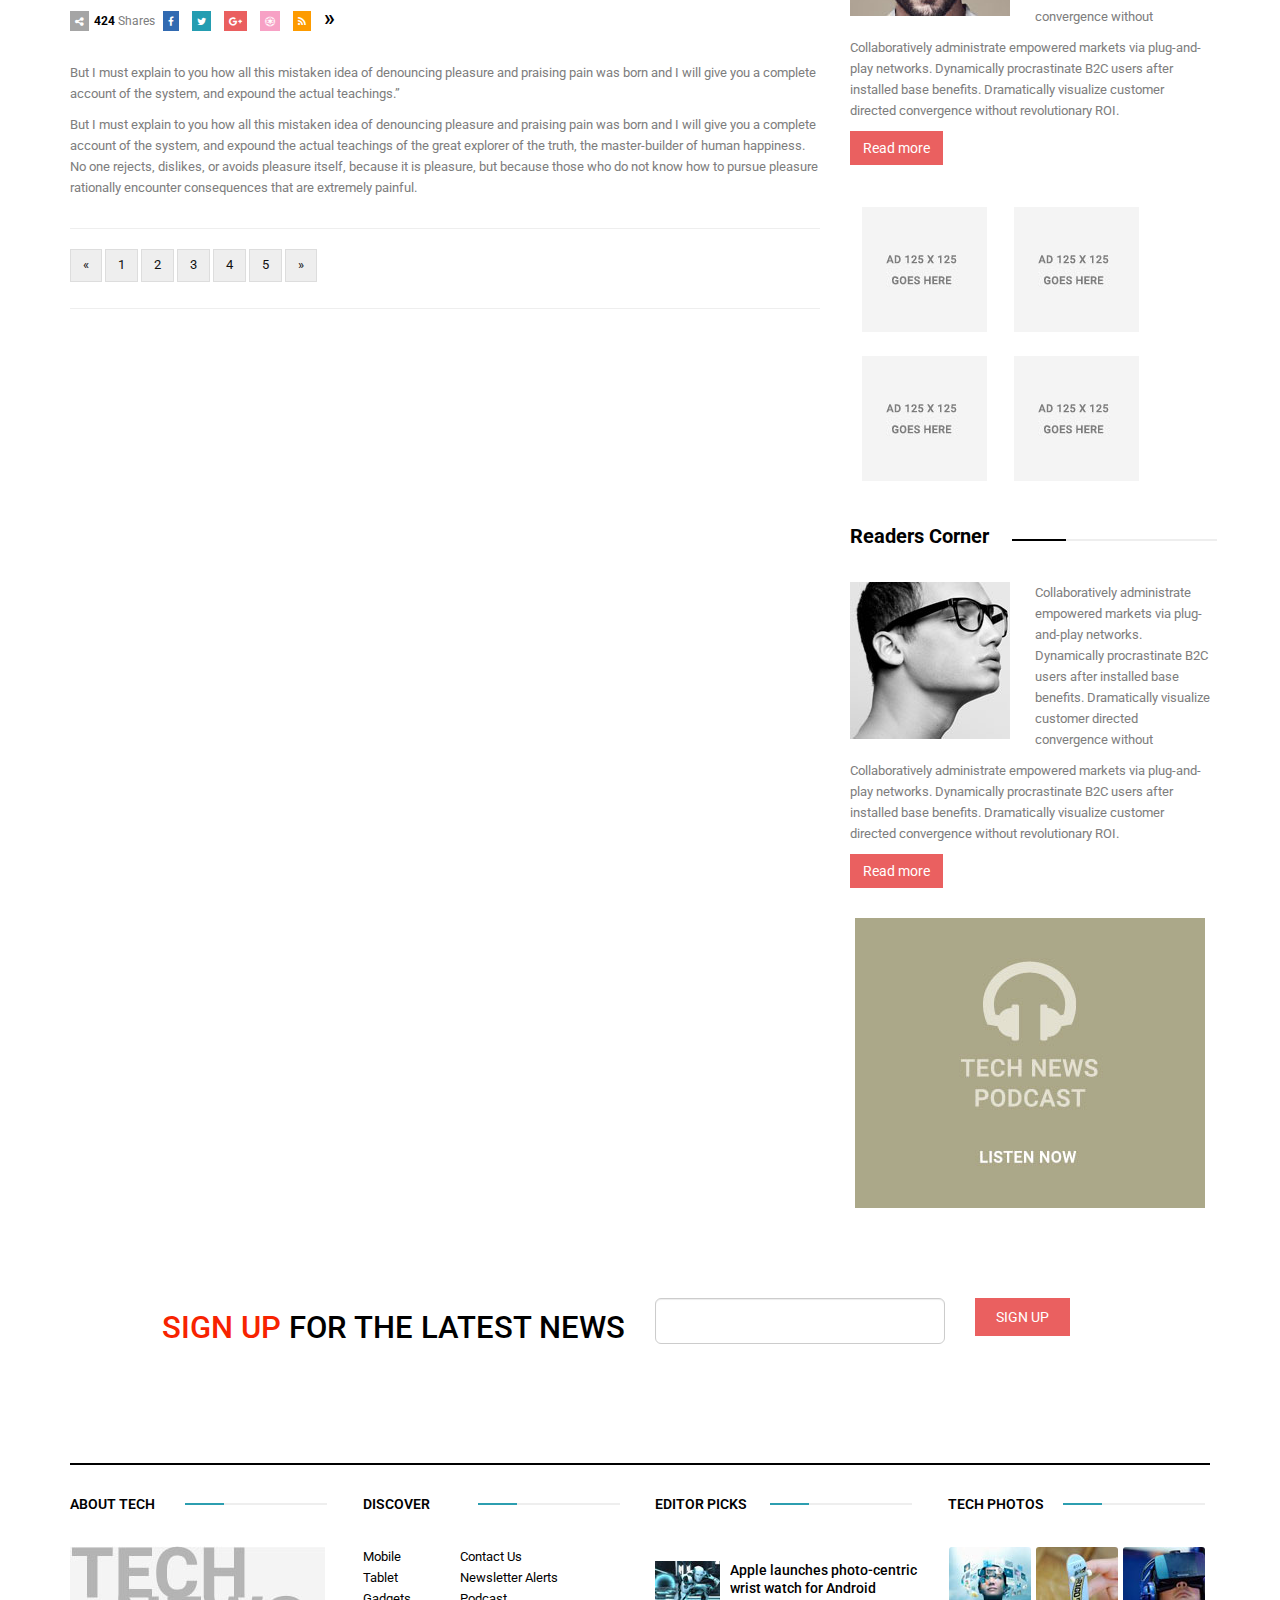
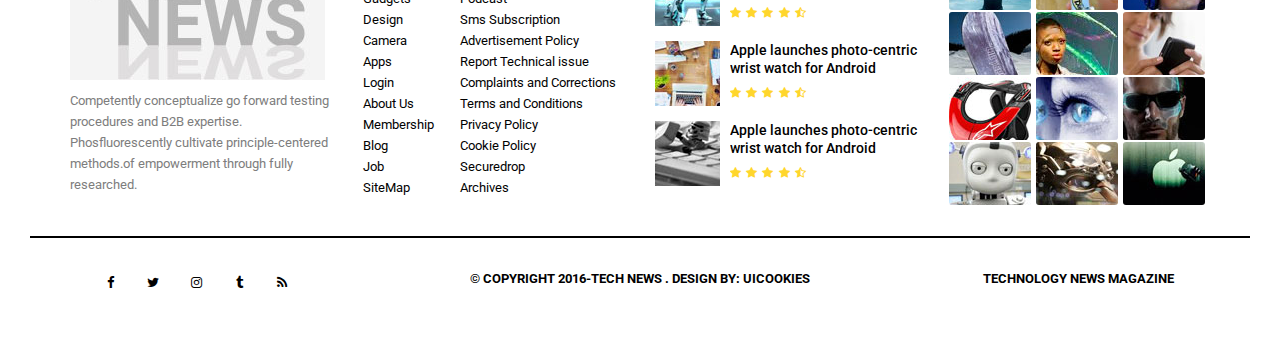
<file: html/blog.html>
<!DOCTYPE html>
<html>
<head>
    <meta charset="utf-8">
    <meta http-equiv="X-UA-Compatible" content="IE=edge">
    <meta name="viewport" content="width=device-width, initial-scale=1">
    <title>TechNews - HTML and CSS Template</title>

    <!-- favicon -->
    <link href="assets/img/favicon.png" rel=icon>

    <!-- web-fonts -->
    <link href='https://fonts.googleapis.com/css?family=Roboto:100,300,400,700,500' rel='stylesheet' type='text/css'>

    <!-- Bootstrap -->
    <link href="assets/css/bootstrap.min.css" rel="stylesheet">

    <!-- font-awesome -->
    <link href="assets/fonts/font-awesome/font-awesome.min.css" rel="stylesheet">
    <!-- Mobile Menu Style -->
    <link href="assets/css/mobile-menu.css" rel="stylesheet">

    <!-- Owl carousel -->
    <link href="assets/css/owl.carousel.css" rel="stylesheet">
    <link href="assets/css/owl.theme.default.min.css" rel="stylesheet">
    <!-- Theme Style -->
    <link href="assets/css/style.css" rel="stylesheet">

    <!-- HTML5 shim and Respond.js for IE8 support of HTML5 elements and media queries -->
    <!-- WARNING: Respond.js doesn't work if you view the page via file:// -->
    <!--[if lt IE 9]>
    <script src="https://oss.maxcdn.com/html5shiv/3.7.2/html5shiv.min.js"></script>
    <script src="https://oss.maxcdn.com/respond/1.4.2/respond.min.js"></script>
    <![endif]-->
</head>

<body id="page-top" data-spy="scroll" data-target=".navbar">
<div id="main-wrapper">
<!-- Page Preloader -->
<div id="preloader">
    <div id="status">
        <div class="status-mes"></div>
    </div>
</div>
<!-- preloader -->

<div class="uc-mobile-menu-pusher">
<div class="content-wrapper">
<section id="header_section_wrapper" class="header_section_wrapper">
    <div class="container">
        <div class="header-section">
            <div class="row">
                <div class="col-md-4">
                    <div class="left_section">
                                            <span class="date">
                                                Sunday .
                                            </span>
                        <!-- Date -->
                                            <span class="time">
                                                09 August . 2016
                                            </span>
                        <!-- Time -->
                        <div class="social">
                            <a class="icons-sm fb-ic"><i class="fa fa-facebook"></i></a>
                            <!--Twitter-->
                            <a class="icons-sm tw-ic"><i class="fa fa-twitter"></i></a>
                            <!--Google +-->
                            <a class="icons-sm inst-ic"><i class="fa fa-instagram"> </i></a>
                            <!--Linkedin-->
                            <a class="icons-sm tmb-ic"><i class="fa fa-tumblr"> </i></a>
                            <!--Pinterest-->
                            <a class="icons-sm rss-ic"><i class="fa fa-rss"> </i></a>
                        </div>
                        <!-- Top Social Section -->
                    </div>
                    <!-- Left Header Section -->
                </div>
                <div class="col-md-4">
                    <div class="logo">
                        <a href="index.html"><img src="assets/img/logo.png" alt="Tech NewsLogo"></a>
                    </div>
                    <!-- Logo Section -->
                </div>
                <div class="col-md-4">
                    <div class="right_section">
                        <ul class="nav navbar-nav">
                            <li><a href="#">Login</a></li>
                            <li><a href="#">Register</a></li>
                            <li class="dropdown lang">
                                <button class="btn btn-default dropdown-toggle" type="button" id="dropdownMenu1"
                                        data-toggle="dropdown" aria-haspopup="true" aria-expanded="true">En <i
                                        class="fa fa-angle-down"></i></button>
                                <ul class="dropdown-menu" aria-labelledby="dropdownMenu1">
                                    <li><a href="#">Bn</a></li>
                                </ul>
                            </li>
                        </ul>
                        <!-- Language Section -->

                        <ul class="nav-cta hidden-xs">
                            <li class="dropdown"><a href="#" data-toggle="dropdown" class="dropdown-toggle"><i
                                    class="fa fa-search"></i></a>
                                <ul class="dropdown-menu">
                                    <li>
                                        <div class="head-search">
                                            <form role="form">
                                                <!-- Input Group -->
                                                <div class="input-group">
                                                    <input type="text" class="form-control"
                                                           placeholder="Type Something"> <span class="input-group-btn">
                                                                            <button type="submit"
                                                                                    class="btn btn-primary">Search
                                                                            </button>
                                                                        </span></div>
                                            </form>
                                        </div>
                                    </li>
                                </ul>
                            </li>
                        </ul>
                        <!-- Search Section -->
                    </div>
                    <!-- Right Header Section -->
                </div>
            </div>
        </div>
        <!-- Header Section -->

        <div class="navigation-section">
            <nav class="navbar m-menu navbar-default">
                <div class="container">
                    <!-- Brand and toggle get grouped for better mobile display -->
                    <div class="navbar-header">
                        <button type="button" class="navbar-toggle collapsed" data-toggle="collapse"
                                data-target="#navbar-collapse-1"><span class="sr-only">Toggle navigation</span> <span
                                class="icon-bar"></span> <span class="icon-bar"></span> <span class="icon-bar"></span>
                        </button>
                    </div>
                    <!-- Collect the nav links, forms, and other content for toggling -->
                    <div class="collapse navbar-collapse" id="#navbar-collapse-1">
                        <ul class="nav navbar-nav main-nav">
                            <li class="active"><a href="index.html">News</a></li>
                            <li><a href="category.html">Mobile</a></li>
                            <li><a href="blog.html">Tablet</a></li>
                            <li><a href="blog.html">Gadgets</a></li>
                            <li><a href="blog.html">Camera</a></li>
                            <li><a href="blog.html">Design</a></li>
                            <li class="dropdown m-menu-fw"><a href="#" data-toggle="dropdown" class="dropdown-toggle">More
                                <span><i class="fa fa-angle-down"></i></span></a>
                                <ul class="dropdown-menu">
                                    <li>
                                        <div class="m-menu-content">
                                            <ul class="col-sm-3">
                                                <li class="dropdown-header">Widget Haeder</li>
                                                <li><a href="#">Awesome Features</a></li>
                                                <li><a href="#">Clean Interface</a></li>
                                                <li><a href="#">Available Possibilities</a></li>
                                                <li><a href="#">Responsive Design</a></li>
                                                <li><a href="#">Pixel Perfect Graphics</a></li>
                                            </ul>
                                            <ul class="col-sm-3">
                                                <li class="dropdown-header">Widget Haeder</li>
                                                <li><a href="#">Awesome Features</a></li>
                                                <li><a href="#">Clean Interface</a></li>
                                                <li><a href="#">Available Possibilities</a></li>
                                                <li><a href="#">Responsive Design</a></li>
                                                <li><a href="#">Pixel Perfect Graphics</a></li>
                                            </ul>
                                            <ul class="col-sm-3">
                                                <li class="dropdown-header">Widget Haeder</li>
                                                <li><a href="#">Awesome Features</a></li>
                                                <li><a href="#">Clean Interface</a></li>
                                                <li><a href="#">Available Possibilities</a></li>
                                                <li><a href="#">Responsive Design</a></li>
                                                <li><a href="#">Pixel Perfect Graphics</a></li>
                                            </ul>
                                            <ul class="col-sm-3">
                                                <li class="dropdown-header">Widget Haeder</li>
                                                <li><a href="#">Awesome Features</a></li>
                                                <li><a href="#">Clean Interface</a></li>
                                                <li><a href="#">Available Possibilities</a></li>
                                                <li><a href="#">Responsive Design</a></li>
                                                <li><a href="#">Pixel Perfect Graphics</a></li>
                                            </ul>
                                        </div>
                                    </li>
                                </ul>
                            </li>
                        </ul>
                    </div>
                    <!-- .navbar-collapse -->
                </div>
                <!-- .container -->
            </nav>
            <!-- .nav -->
        </div>
        <!-- .navigation-section -->
    </div>
    <!-- .container -->
</section>
<!-- header_section_wrapper -->

<section id="entity_section" class="entity_section">
<div class="container">
<div class="row">
<div class="col-md-8">
<div class="entity_wrapper">
    <div class="entity_title">
        <h1><a href="single.html" target="_self">Airbnb launches photo-centric app for iPads and Android tablets.</a>
        </h1>
    </div>
    <!-- entity_title -->

    <div class="entity_meta">
        <a href="#">10Aug- 2015</a>, by: <a href="#">Eric joan</a>
    </div>
    <!-- entity_meta -->

    <div class="rating">
        <i class="fa fa-star"></i>
        <i class="fa fa-star"></i>
        <i class="fa fa-star"></i>
        <i class="fa fa-star"></i>
        <i class="fa fa-star-half-full"></i>
    </div>
    <!-- rating -->

    <div class="entity_social">
        <a href="#" class="icons-sm sh-ic"><i class="fa fa-share-alt"></i><b>424</b>
            <span class="share_ic">Shares</span>
        </a>
        <a href="#" class="icons-sm fb-ic"><i class="fa fa-facebook"></i></a>
        <!--Twitter-->
        <a href="#" class="icons-sm tw-ic"><i class="fa fa-twitter"></i></a>
        <!--Google +-->
        <a href="#" class="icons-sm inst-ic"><i class="fa fa-google-plus"> </i></a>
        <!--Linkedin-->
        <a href="#" class="icons-sm tmb-ic"><i class="fa fa-ge"> </i></a>
        <!--Pinterest-->
        <a href="#" class="icons-sm rss-ic"><i class="fa fa-rss"> </i></a>
        <span class="arrow">&raquo;</span>
    </div>
    <!-- entity_social -->

    <div class="entity_thumb">
        <img class="img-responsive" src="assets/img/category_img_top.jpg" alt="feature-top">
    </div>
    <!-- entity_thumb -->

    <div class="entity_content">
        <p>But I must explain to you how all this mistaken idea of denouncing pleasure and praising pain was born and I
            will give you a complete account of the system, and expound the actual teachings of the great explorer of
            the truth, the master-builder of human happiness. No one rejects, dislikes, or avoids pleasure itself,
            because it is pleasure, but because those who do not know how to pursue pleasure rationally encounter
            consequences that are extremely painful. </p>
    </div>
    <!-- entity_content -->

</div>
<!-- entity_wrapper -->

<div class="entity_wrapper">
    <div class="entity_title">
        <h1><a href="single.html" target="_self">Airbnb launches photo-centric app for iPads and Android tablets.</a>
        </h1>
    </div>
    <!-- entity_title -->

    <div class="entity_meta">
        <a href="#">10Aug- 2015</a>, by: <a href="#">Eric joan</a>
    </div>
    <!-- entity_meta -->

    <div class="rating">
        <i class="fa fa-star"></i>
        <i class="fa fa-star"></i>
        <i class="fa fa-star"></i>
        <i class="fa fa-star"></i>
        <i class="fa fa-star-half-full"></i>
    </div>
    <!-- rating -->

    <div class="entity_social">
        <a href="#" class="icons-sm sh-ic"><i class="fa fa-share-alt"></i><b>424</b>
            <span class="share_ic">Shares</span>
        </a>
        <a href="#" class="icons-sm fb-ic"><i class="fa fa-facebook"></i></a>
        <!--Twitter-->
        <a href="#" class="icons-sm tw-ic"><i class="fa fa-twitter"></i></a>
        <!--Google +-->
        <a href="#" class="icons-sm inst-ic"><i class="fa fa-google-plus"> </i></a>
        <!--Linkedin-->
        <a href="#" class="icons-sm tmb-ic"><i class="fa fa-ge"> </i></a>
        <!--Pinterest-->
        <a href="#" class="icons-sm rss-ic"><i class="fa fa-rss"> </i></a>
        <span class="arrow">&raquo;</span>
    </div>
    <!-- entity_social -->

    <div class="entity_content">
        <p>But I must explain to you how all this mistaken idea of denouncing pleasure and praising pain was born and I
            will give you a complete account of the system, and expound the actual teachings of the great explorer of
            the truth, the master-builder of human happiness. No one rejects, dislikes, or avoids pleasure itself,
            because it is pleasure, but because those who do not know how to pursue pleasure rationally encounter
            consequences that are extremely painful. </p>
    </div>
    <!-- entity_content -->

</div>
<!-- entity_wrapper -->

<div class="category_article_wrapper">
    <div class="entity_title">
        <h1><a href="single.html" target="_self">Airbnb launches photo-centric app for iPads and Android tablets.</a>
        </h1>
    </div>
    <!-- entity_title -->

    <div class="entity_meta">
        <a href="#">10Aug- 2015</a>, by: <a href="#">Eric joan</a>
    </div>
    <!-- entity_meta -->

    <div class="rating">
        <i class="fa fa-star"></i>
        <i class="fa fa-star"></i>
        <i class="fa fa-star"></i>
        <i class="fa fa-star"></i>
        <i class="fa fa-star-half-full"></i>
    </div>
    <!-- rating -->

    <div class="entity_social">
        <a href="#" class="icons-sm sh-ic"><i class="fa fa-share-alt"></i><b>424</b>
            <span class="share_ic">Shares</span>
        </a>
        <a href="#" class="icons-sm fb-ic"><i class="fa fa-facebook"></i></a>
        <!--Twitter-->
        <a href="#" class="icons-sm tw-ic"><i class="fa fa-twitter"></i></a>
        <!--Google +-->
        <a href="#" class="icons-sm inst-ic"><i class="fa fa-google-plus"> </i></a>
        <!--Linkedin-->
        <a href="#" class="icons-sm tmb-ic"><i class="fa fa-ge"> </i></a>
        <!--Pinterest-->
        <a href="#" class="icons-sm rss-ic"><i class="fa fa-rss"> </i></a>
        <span class="arrow">&raquo;</span>
    </div>
    <!-- entity_social -->

    <div class="row">
        <div class="col-md-7">
            <div id="featured-news-carousal" class="carousel slide" data-ride="carousel">
                <!-- Wrapper for slides -->
                <div class="carousel-inner" role="listbox">
                    <div class="item active">
                        <img class="img-responsive" src="assets/img/category_img9.jpg" alt="Chania">
                    </div>
                    <!--feature_news_item-->
                    <div class="item">
                        <img class="img-responsive" src="assets/img/category_img13.jpg" alt="Chania">
                    </div>
                    <!--feature_news_item-->
                    <div class="item">
                        <img class="img-responsive" src="assets/img/category_img14.jpg" alt="Chania">
                    </div>
                    <!--feature_news_item-->
                    <div class="item">
                        <img class="img-responsive" src="assets/img/category_img15.jpg" alt="Chania">
                    </div>
                    <!--feature_news_item-->

                    <!-- Left and right controls -->
                    <div class="control-wrapper">
                        <a class="left carousel-control" href="#featured-news-carousal" role="button" data-slide="prev">
                            <i class="fa fa-chevron-left" aria-hidden="true"></i> </a>
                        <a class="right carousel-control" href="#featured-news-carousal" role="button"
                           data-slide="next"> <i class="fa fa-chevron-right" aria-hidden="true"></i> </a>
                    </div>

                </div>
                <!--carousel-inner-->

            </div>
            <!--carousel-->

        </div>
        <!-- col-md-7 -->

        <div class="col-md-5">
            <div class="right_category_image">
                <img class="img-responsive" src="assets/img/category_img10.jpg" alt="feature-top">
            </div>
            <!--carousel-->

            <div class="right_category_image">
                <img class="img-responsive" src="assets/img/category_img11.jpg" alt="feature-top">
            </div>
            <!--carousel-->

        </div>
        <!-- col-md-5 -->

    </div>
    <!-- row -->

    <div class="entity_content">
        <p>But I must explain to you how all this mistaken idea of denouncing pleasure and praising pain was born and I
            will give you a complete account of the system, and expound the actual teachings of the great explorer of
            the truth, the master-builder of human happiness. No one rejects, dislikes, or avoids pleasure itself,
            because it is pleasure, but because those who do not know how to pursue pleasure rationally encounter
            consequences that are extremely painful. </p>
    </div>
    <!--entity_content-->

</div>
<!-- entity_wrapper -->

<div class="entity_wrapper">
    <div class="entity_title">
        <h1><a href="single.html" target="_self">Airbnb launches photo-centric app for iPads and Android tablets.</a>
        </h1>
    </div>
    <!-- entity_title -->

    <div class="entity_meta">
        <a href="#">10Aug- 2015</a>, by: <a href="#">Eric joan</a>
    </div>
    <!-- entity_meta -->

    <div class="rating">
        <i class="fa fa-star"></i>
        <i class="fa fa-star"></i>
        <i class="fa fa-star"></i>
        <i class="fa fa-star"></i>
        <i class="fa fa-star-half-full"></i>
    </div>
    <!-- rating -->

    <div class="entity_social">
        <a href="#" class="icons-sm sh-ic"><i class="fa fa-share-alt"></i><b>424</b>
            <span class="share_ic">Shares</span>
        </a>
        <a href="#" class="icons-sm fb-ic"><i class="fa fa-facebook"></i></a>
        <!--Twitter-->
        <a href="#" class="icons-sm tw-ic"><i class="fa fa-twitter"></i></a>
        <!--Google +-->
        <a href="#" class="icons-sm inst-ic"><i class="fa fa-google-plus"> </i></a>
        <!--Linkedin-->
        <a href="#" class="icons-sm tmb-ic"><i class="fa fa-ge"> </i></a>
        <!--Pinterest-->
        <a href="#" class="icons-sm rss-ic"><i class="fa fa-rss"> </i></a>
        <span class="arrow">&raquo;</span>
    </div>
    <!-- entity_social -->

    <div class="embed-responsive embed-responsive-4by3">
        <iframe class="embed-responsive-item" src="https://www.youtube.com/embed/h5Jni-vy_5M"></iframe>
    </div>
    <!-- entity_social -->

    <div class="entity_content">
        <p>But I must explain to you how all this mistaken idea of denouncing pleasure and praising pain was born and I
            will give you a complete account of the system, and expound the actual teachings of the great explorer of
            the truth, the master-builder of human happiness. No one rejects, dislikes, or avoids pleasure itself,
            because it is pleasure, but because those who do not know how to pursue pleasure rationally encounter
            consequences that are extremely painful. </p>
    </div>
    <!--entity_content-->

</div>
<!-- entity_wrapper -->

<div class="entity_wrapper">
    <div class="entity_title">
        <h1><a href="single.html" target="_self">Airbnb launches photo-centric app for iPads and Android tablets.</a>
        </h1>
    </div>
    <!-- entity_title -->

    <div class="entity_meta">
        <a href="#">10Aug- 2015</a>, by: <a href="#">Eric joan</a>
    </div>
    <!-- entity_meta -->

    <div class="rating">
        <i class="fa fa-star"></i>
        <i class="fa fa-star"></i>
        <i class="fa fa-star"></i>
        <i class="fa fa-star"></i>
        <i class="fa fa-star-half-full"></i>
    </div>
    <!-- rating -->

    <div class="entity_social">
        <a href="#" class="icons-sm sh-ic"><i class="fa fa-share-alt"></i><b>424</b>
            <span class="share_ic">Shares</span>
        </a>
        <a href="#" class="icons-sm fb-ic"><i class="fa fa-facebook"></i></a>
        <!--Twitter-->
        <a href="#" class="icons-sm tw-ic"><i class="fa fa-twitter"></i></a>
        <!--Google +-->
        <a href="#" class="icons-sm inst-ic"><i class="fa fa-google-plus"> </i></a>
        <!--Linkedin-->
        <a href="#" class="icons-sm tmb-ic"><i class="fa fa-ge"> </i></a>
        <!--Pinterest-->
        <a href="#" class="icons-sm rss-ic"><i class="fa fa-rss"> </i></a>
        <span class="arrow">&raquo;</span>
    </div>
    <!-- entity_social -->

    <div class="entity_thumb">
        <img class="img-responsive" src="assets/img/category_img12.jpg" alt="feature-top">
    </div>
    <!-- entity_thumb -->

    <div class="entity_content">
        <p>But I must explain to you how all this mistaken idea of denouncing pleasure and praising pain was born and I
            will give you a complete account of the system, and expound the actual teachings of the great explorer of
            the truth, the master-builder of human happiness. No one rejects, dislikes, or avoids pleasure itself,
            because it is pleasure, but because those who do not know how to pursue pleasure rationally encounter
            consequences that are extremely painful. </p>
    </div>
    <!-- entity_content -->

</div>
<!-- entity_wrapper -->

<div class="entity_wrapper">
    <div class="entity_title">
        <h1><a href="single.html" target="_self">Airbnb launches photo-centric app for iPads and Android tablets.</a>
        </h1>
    </div>
    <!-- entity_title -->

    <div class="entity_meta">
        <a href="#">10Aug- 2015</a>, by: <a href="#">Eric joan</a>
    </div>
    <!-- entity_meta -->

    <div class="rating">
        <i class="fa fa-star"></i>
        <i class="fa fa-star"></i>
        <i class="fa fa-star"></i>
        <i class="fa fa-star"></i>
        <i class="fa fa-star-half-full"></i>
    </div>
    <!-- rating -->

    <div class="entity_social">
        <a href="#" class="icons-sm sh-ic"><i class="fa fa-share-alt"></i><b>424</b>
            <span class="share_ic">Shares</span>
        </a>
        <a href="#" class="icons-sm fb-ic"><i class="fa fa-facebook"></i></a>
        <!--Twitter-->
        <a href="#" class="icons-sm tw-ic"><i class="fa fa-twitter"></i></a>
        <!--Google +-->
        <a href="#" class="icons-sm inst-ic"><i class="fa fa-google-plus"> </i></a>
        <!--Linkedin-->
        <a href="#" class="icons-sm tmb-ic"><i class="fa fa-ge"> </i></a>
        <!--Pinterest-->
        <a href="#" class="icons-sm rss-ic"><i class="fa fa-rss"> </i></a>
        <span class="arrow">&raquo;</span>
    </div>
    <!-- entity_social -->

    <div class="entity_content">
        <p class="blockquote">
            But I must explain to you how all this mistaken idea of denouncing pleasure and praising pain was born and I
            will give you a complete account of the system, and expound the actual teachings.”
        </p>

        <p>
            But I must explain to you how all this mistaken idea of denouncing pleasure and praising pain was born and I
            will give you a complete account of the system, and expound the actual teachings of the great explorer of
            the truth, the master-builder of human happiness. No one rejects, dislikes, or avoids pleasure itself,
            because it is pleasure, but because those who do not know how to pursue pleasure rationally encounter
            consequences that are extremely painful.
        </p>
    </div>
    <!-- entity_content -->

</div>
<!-- entity_wrapper -->

<nav aria-label="Page navigation" class="pagination_section">
    <ul class="pagination">
        <li>
            <a href="#" aria-label="Previous"> <span aria-hidden="true">&laquo;</span> </a>
        </li>
        <li><a href="#">1</a></li>
        <li><a href="#">2</a></li>
        <li><a href="#">3</a></li>
        <li><a href="#">4</a></li>
        <li><a href="#">5</a></li>
        <li>
            <a href="#" aria-label="Next" class="active"> <span aria-hidden="true">&raquo;</span> </a>
        </li>
    </ul>
</nav>
<!-- navigation -->
</div>
<!-- col-md-8 -->

<div class="col-md-4">
<div class="widget">
    <div class="widget_title widget_black">
        <h2><a href="#">Popular News</a></h2>
    </div>
    <div class="media">
        <div class="media-left">
            <a href="#"><img class="media-object" src="assets/img/pop_right1.jpg" alt="Generic placeholder image"></a>
        </div>
        <div class="media-body">
            <h3 class="media-heading">
                <a href="single.html" target="_self">Canon launches photo centric 00214 Model supper shutter camera</a>
            </h3> <span class="media-date"><a href="#">10Aug- 2015</a>,  by: <a href="#">Eric joan</a></span>

            <div class="widget_article_social">
                <span>
                    <a href="single.html" target="_self"> <i class="fa fa-share-alt"></i>424</a> Shares
                </span> 
                <span>
                    <a href="single.html" target="_self"><i class="fa fa-comments-o"></i>4</a> Comments
                </span>
            </div>
        </div>
    </div>
    <div class="media">
        <div class="media-left">
            <a href="#"><img class="media-object" src="assets/img/pop_right2.jpg" alt="Generic placeholder image"></a>
        </div>
        <div class="media-body">
            <h3 class="media-heading">
                <a href="single.html" target="_self">Samsung galaxy note are the supper mobile of all products.</a>
            </h3>
            <span class="media-date"><a href="#">10Aug- 2015</a>,  by: <a href="#">Eric joan</a></span>

            <div class="widget_article_social">
                <span>
                    <a href="single.html" target="_self"> <i class="fa fa-share-alt"></i>424</a> Shares
                </span> 
                <span>
                    <a href="single.html" target="_self"><i class="fa fa-comments-o"></i>4</a> Comments
                </span>
            </div>
        </div>
    </div>
    <div class="media">
        <div class="media-left">
            <a href="#"><img class="media-object" src="assets/img/pop_right3.jpg" alt="Generic placeholder image"></a>
        </div>
        <div class="media-body">
            <h3 class="media-heading">
                <a href="single.html" target="_self">Apple launches photo-centric wrist watch for Android</a>
            </h3>
            <span class="media-date"><a href="#">10Aug- 2015</a>,  by: <a href="#">Eric joan</a></span>

            <div class="widget_article_social">
                <span>
                    <a href="single.html" target="_self"> <i class="fa fa-share-alt"></i>424</a> Shares
                </span> 
                <span>
                    <a href="single.html" target="_self"><i class="fa fa-comments-o"></i>4</a> Comments
                </span>
            </div>
        </div>
    </div>
    <div class="media">
        <div class="media-left">
            <a href="#"><img class="media-object" src="assets/img/pop_right4.jpg" alt="Generic placeholder image"></a>
        </div>
        <div class="media-body">
            <h3 class="media-heading">
                <a href="single.html" target="_self">Kodak Hi-Speed shutter double shot camera comming soon</a>
            </h3>
            <span class="media-date"><a href="#">10Aug- 2015</a>,  by: <a href="#">Eric joan</a></span>

            <div class="widget_article_social">
                <span>
                    <a href="single.html" target="_self"><i class="fa fa-share-alt"></i>424</a> Shares
                </span> 
                <span>
                    <a href="single.html" target="_self"><i class="fa fa-comments-o"></i>4</a> Comments
                </span>
            </div>
        </div>
    </div>
    <p class="widget_divider"><a href="#" target="_self">More News&nbsp;&raquo;</a></p>
</div>
<!-- Popular News -->

<div class="widget hidden-xs m30">
    <img class="img-responsive adv_img" src="assets/img/right_add1.jpg" alt="add_one">
    <img class="img-responsive adv_img" src="assets/img/right_add2.jpg" alt="add_one">
    <img class="img-responsive adv_img" src="assets/img/right_add3.jpg" alt="add_one">
    <img class="img-responsive adv_img" src="assets/img/right_add4.jpg" alt="add_one">
</div>
<!-- Advertisement -->

<div class="widget hidden-xs m30">
    <img class="img-responsive widget_img" src="assets/img/right_add5.jpg" alt="add_one">
</div>
<!-- Advertisement -->

<div class="widget reviews m30">
    <div class="widget_title widget_black">
        <h2><a href="#">Reviews</a></h2>
    </div>
    <div class="media">
        <div class="media-left">
            <a href="#"><img class="media-object" src="assets/img/pop_right1.jpg" alt="Generic placeholder image"></a>
        </div>
        <div class="media-body">
            <h3 class="media-heading">
                <a href="single.html" target="_self">DSLR is the most old camera at this time readmore about new
                    products</a>
            </h3> 
            <span class="rating">
                <i class="fa fa-star"></i>
                <i class="fa fa-star"></i>
                <i class="fa fa-star"></i>
                <i class="fa fa-star"></i>
                <i class="fa fa-star-half-full"></i>
            </span>
        </div>
    </div>
    <div class="media">
        <div class="media-left">
            <a href="#"><img class="media-object" src="assets/img/pop_right2.jpg" alt="Generic placeholder image"></a>
        </div>
        <div class="media-body"><h3 class="media-heading"><a href="single.html" target="_self">Samsung is the best
            mobile in the android market.</a></h3> <span class="rating">
                <i class="fa fa-star"></i>
                <i class="fa fa-star"></i>
                <i class="fa fa-star"></i>
                <i class="fa fa-star"></i>
                <i class="fa fa-star-half-full"></i>
            </span></div>
    </div>
    <div class="media">
        <div class="media-left">
            <a href="#"><img class="media-object" src="assets/img/pop_right3.jpg" alt="Generic placeholder image"></a>
        </div>
        <div class="media-body">
            <h3 class="media-heading">
                <a href="single.html" target="_self">Apple launches photo-centric wrist watch for Android</a>
            </h3> 
            <span class="rating">
                <i class="fa fa-star"></i>
                <i class="fa fa-star"></i>
                <i class="fa fa-star"></i>
                <i class="fa fa-star"></i>
                <i class="fa fa-star-half-full"></i>
            </span></div>
    </div>
    <div class="media">
        <div class="media-left">
            <a href="#"><img class="media-object" src="assets/img/pop_right4.jpg" alt="Generic placeholder image"></a>
        </div>
        <div class="media-body">
            <h3 class="media-heading">
                <a href="single.html" target="_self">Yasaki camera launches new generic hi-speed shutter camera.</a>
            </h3> 
            <span class="rating">
                <i class="fa fa-star"></i>
                <i class="fa fa-star"></i>
                <i class="fa fa-star"></i>
                <i class="fa fa-star"></i>
                <i class="fa fa-star-half-full"></i>
            </span></div>
    </div>
    <p class="widget_divider"><a href="#" target="_self">More News&nbsp;&raquo;</a></p>
</div>
<!-- Reviews News -->

<div class="widget hidden-xs m30">
    <img class="img-responsive widget_img" src="assets/img/right_add6.jpg" alt="add_one">
</div>
<!-- Advertisement -->

<div class="widget m30">
    <div class="widget_title widget_black">
        <h2><a href="#">Most Commented</a></h2>
    </div>
    <div class="media">
        <div class="media-left">
            <a href="#"><img class="media-object" src="assets/img/pop_right1.jpg" alt="Generic placeholder image"></a>
        </div>
        <div class="media-body">
            <h3 class="media-heading">
                <a href="single.html" target="_self">Yasaki camera launches new generic hi-speed shutter camera.</a>
            </h3>

            <div class="media_social">
                <span><i class="fa fa-comments-o"></i><a href="#">4</a> Comments</span>
            </div>
        </div>
    </div>
    <div class="media">
        <div class="media-left">
            <a href="#"><img class="media-object" src="assets/img/pop_right2.jpg" alt="Generic placeholder image"></a>
        </div>
        <div class="media-body">
            <h3 class="media-heading">
                <a href="single.html" target="_self">Samsung is the best mobile in the android market.</a>
            </h3>

            <div class="media_social">
                <span><i class="fa fa-comments-o"></i><a href="#">4</a> Comments</span>
            </div>
        </div>
    </div>
    <div class="media">
        <div class="media-left">
            <a href="#"><img class="media-object" src="assets/img/pop_right3.jpg" alt="Generic placeholder image"></a>
        </div>
        <div class="media-body">
            <h3 class="media-heading">
                <a href="single.html" target="_self">Apple launches photo-centric wrist watch for Android</a>
            </h3>

            <div class="media_social">
                <span><i class="fa fa-comments-o"></i><a href="#">4</a> Comments</span>
            </div>
        </div>
    </div>
    <div class="media">
        <div class="media-left">
            <a href="#"><img class="media-object" src="assets/img/pop_right4.jpg" alt="Generic placeholder image"></a>
        </div>
        <div class="media-body">
            <h3 class="media-heading">
                <a href="single.html" target="_self">DSLR is the most old camera at this time readmore about new
                    products</a>
            </h3>

            <div class="media_social">
                <span><i class="fa fa-comments-o"></i><a href="#">4</a> Comments</span>
            </div>
        </div>
    </div>
    <p class="widget_divider"><a href="#" target="_self">More News&nbsp;&nbsp;&raquo; </a></p>
</div>
<!-- Most Commented News -->

<div class="widget m30">
    <div class="widget_title widget_black">
        <h2><a href="#">Editor Corner</a></h2>
    </div>
    <div class="widget_body"><img class="img-responsive left" src="assets/img/editor.jpg"
                                  alt="Generic placeholder image">

        <p>Collaboratively administrate empowered markets via plug-and-play networks. Dynamically procrastinate B2C
            users after installed base benefits. Dramatically visualize customer directed convergence without</p>

        <p>Collaboratively administrate empowered markets via plug-and-play networks. Dynamically procrastinate B2C
            users after installed base benefits. Dramatically visualize customer directed convergence without
            revolutionary ROI.</p>
        <button class="btn pink">Read more</button>
    </div>
</div>
<!-- Editor News -->

<div class="widget hidden-xs m30">
    <img class="img-responsive add_img" src="assets/img/right_add7.jpg" alt="add_one">
    <img class="img-responsive add_img" src="assets/img/right_add7.jpg" alt="add_one">
    <img class="img-responsive add_img" src="assets/img/right_add7.jpg" alt="add_one">
    <img class="img-responsive add_img" src="assets/img/right_add7.jpg" alt="add_one">
</div>
<!--Advertisement -->

<div class="widget m30">
    <div class="widget_title widget_black">
        <h2><a href="#">Readers Corner</a></h2>
    </div>
    <div class="widget_body"><img class="img-responsive left" src="assets/img/reader.jpg"
                                  alt="Generic placeholder image">

        <p>Collaboratively administrate empowered markets via plug-and-play networks. Dynamically procrastinate B2C
            users after installed base benefits. Dramatically visualize customer directed convergence without</p>

        <p>Collaboratively administrate empowered markets via plug-and-play networks. Dynamically procrastinate B2C
            users after installed base benefits. Dramatically visualize customer directed convergence without
            revolutionary ROI.</p>
        <button class="btn pink">Read more</button>
    </div>
</div>
<!--  Readers Corner News -->

<div class="widget hidden-xs m30">
    <img class="img-responsive widget_img" src="assets/img/podcast.jpg" alt="add_one">
</div>
<!--Advertisement-->
</div>
<!-- col-md-4 -->

</div>
<!-- row -->

</div>
<!-- container -->

</section>
<!-- entity_section -->

<section id="subscribe_section" class="subscribe_section">
    <div class="row">
        <form action="#" method="post" class="form-horizontal">
            <div class="form-group form-group-lg">
                <label class="col-sm-6 control-label" for="formGroupInputLarge">
                    <h1><span class="red-color">Sign up</span> for the latest news</h1>
                </label>

                <div class="col-sm-3">
                    <input type="text" id="subscribe" name="subscribe" class="form-control input-lg">
                </div>
                <div class="col-sm-1">
                    <input type="submit" value="Sign Up" class="btn btn-large pink">
                </div>
                <div class="col-sm-2"></div>
            </div>
        </form>
    </div>
</section>
<!-- Subscriber Section -->

<section id="footer_section" class="footer_section">
    <div class="container">
        <hr class="footer-top">
        <div class="row">
            <div class="col-md-3">
                <div class="footer_widget_title"><h3><a href="category.html" target="_self">About Tech</a></h3></div>
                <div class="logo footer-logo">
                    <a title="fontanero" href="index.html">
                        <img src="assets/img/tech_about.jpg" alt="technews">
                    </a>

                    <p>Competently conceptualize go forward testing procedures and B2B expertise. Phosfluorescently
                        cultivate principle-centered methods.of empowerment through fully researched.</p>
                </div>
            </div>
            <div class="col-md-3">
                <div class="footer_widget_title">
                    <h3><a href="category.html" target="_self">Discover</a></h3>
                </div>
                <div class="row">
                    <div class="col-xs-4">
                        <ul class="list-unstyled left">
                            <li><a href="#">Mobile</a></li>
                            <li><a href="#">Tablet</a></li>
                            <li><a href="#">Gadgets</a></li>
                            <li><a href="#">Design</a></li>
                            <li><a href="#">Camera</a></li>
                            <li><a href="#">Apps</a></li>
                            <li><a href="#">Login</a></li>
                            <li><a href="#">About Us</a></li>
                            <li><a href="#">Membership</a></li>
                            <li><a href="#">Blog</a></li>
                            <li><a href="#">Job</a></li>
                            <li><a href="#">SiteMap</a></li>
                        </ul>
                    </div>
                    <div class="col-xs-8">
                        <ul class="list-unstyled">
                            <li><a href="#">Contact Us</a></li>
                            <li><a href="#">Newsletter Alerts</a></li>
                            <li><a href="#">Podcast</a></li>
                            <li><a href="#">Sms Subscription</a></li>
                            <li><a href="#">Advertisement Policy</a></li>
                            <li><a href="#">Report Technical issue</a></li>
                            <li><a href="#">Complaints and Corrections</a></li>
                            <li><a href="#">Terms and Conditions</a></li>
                            <li><a href="#">Privacy Policy</a></li>
                            <li><a href="#">Cookie Policy</a></li>
                            <li><a href="#">Securedrop</a></li>
                            <li><a href="#">Archives</a></li>
                        </ul>
                    </div>
                </div>
            </div>
            <div class="col-md-3">
                <div class="footer_widget_title">
                    <h3><a href="#" target="_self">Editor Picks</a></h3>
                </div>
                <div class="media">
                    <div class="media-left">
                        <a href="#"><img class="media-object" src="assets/img/editor_pic1.jpg"
                                         alt="Generic placeholder image"></a>
                    </div>
                    <div class="media-body">
                        <h3 class="media-heading">
                            <a href="single.html">Apple launches photo-centric wrist watch for Android</a>
                        </h3> 
                        <span class="rating">
                            <i class="fa fa-star"></i> 
                            <i class="fa fa-star"></i> 
                            <i class="fa fa-star"></i> 
                            <i class="fa fa-star"></i> 
                            <i class="fa fa-star-half-full"></i> 
                        </span>
                    </div>
                </div>
                <div class="media">
                    <div class="media-left">
                        <a href="#"><img class="media-object" src="assets/img/editor_pic2.jpg"
                                         alt="Generic placeholder image"></a>
                    </div>
                    <div class="media-body">
                        <h3 class="media-heading">
                            <a href="single.html">Apple launches photo-centric wrist watch for Android</a>
                        </h3> 
                        <span class="rating">
                            <i class="fa fa-star"></i> 
                            <i class="fa fa-star"></i> 
                            <i class="fa fa-star"></i> 
                            <i class="fa fa-star"></i> 
                            <i class="fa fa-star-half-full"></i> 
                        </span>
                    </div>
                </div>
                <div class="media">
                    <div class="media-left">
                        <a href="#"><img class="media-object" src="assets/img/editor_pic3.jpg"
                                         alt="Generic placeholder image"></a>
                    </div>
                    <div class="media-body">
                        <h3 class="media-heading">
                            <a href="single.html">Apple launches photo-centric wrist watch for Android</a>
                        </h3> 
                        <span class="rating">
                            <i class="fa fa-star"></i> 
                            <i class="fa fa-star"></i> 
                            <i class="fa fa-star"></i> 
                            <i class="fa fa-star"></i> 
                            <i class="fa fa-star-half-full"></i> 
                        </span>
                    </div>
                </div>
            </div>
            <div class="col-md-3">
                <div class="footer_widget_title">
                    <h3><a href="category.html" target="_self">Tech Photos</a></h3>
                </div>
                <div class="widget_photos">
                    <img class="img-thumbnail" src="assets/img/tech_photo1.jpg" alt="Tech Photos">
                    <img class="img-thumbnail" src="assets/img/tech_photo2.jpg" alt="Tech Photos">
                    <img class="img-thumbnail" src="assets/img/tech_photo3.jpg" alt="Tech Photos">
                    <img class="img-thumbnail" src="assets/img/tech_photo4.jpg" alt="Tech Photos">
                    <img class="img-thumbnail" src="assets/img/tech_photo5.jpg" alt="Tech Photos">
                    <img class="img-thumbnail" src="assets/img/tech_photo6.jpg" alt="Tech Photos">
                    <img class="img-thumbnail" src="assets/img/tech_photo7.jpg" alt="Tech Photos">
                    <img class="img-thumbnail" src="assets/img/tech_photo8.jpg" alt="Tech Photos">
                    <img class="img-thumbnail" src="assets/img/tech_photo9.jpg" alt="Tech Photos">
                    <img class="img-thumbnail" src="assets/img/tech_photo10.jpg" alt="Tech Photos">
                    <img class="img-thumbnail" src="assets/img/tech_photo11.jpg" alt="Tech Photos">
                    <img class="img-thumbnail" src="assets/img/tech_photo12.jpg" alt="Tech Photos">
                </div>

            </div>
        </div>
    </div>

    <div class="footer_bottom_Section">
        <div class="container">
            <div class="row">
                <div class="footer">
                    <div class="col-sm-3">
                        <div class="social">
                            <a class="icons-sm fb-ic"><i class="fa fa-facebook"></i></a>
                            <!--Twitter-->
                            <a class="icons-sm tw-ic"><i class="fa fa-twitter"></i></a>
                            <!--Google +-->
                            <a class="icons-sm inst-ic"><i class="fa fa-instagram"> </i></a>
                            <!--Linkedin-->
                            <a class="icons-sm tmb-ic"><i class="fa fa-tumblr"> </i></a>
                            <!--Pinterest-->
                            <a class="icons-sm rss-ic"><i class="fa fa-rss"> </i></a>
                        </div>
                    </div>
                    <div class="col-sm-6">
                        <p>&copy; Copyright 2016-Tech News . Design by: <a href="https://uicookies.com">uiCookies</a> </p>
                    </div>
                    <div class="col-sm-3">
                        <p>Technology News Magazine</p>
                    </div>
                </div>
            </div>
        </div>
    </div>
</section>
</div>
<!-- #content-wrapper -->

</div>
<!-- .offcanvas-pusher -->

<a href="#" class="crunchify-top"><i class="fa fa-angle-up" aria-hidden="true"></i></a>

<div class="uc-mobile-menu uc-mobile-menu-effect">
    <button type="button" class="close" aria-hidden="true" data-toggle="offcanvas"
            id="uc-mobile-menu-close-btn">&times;</button>
    <div>
        <div>
            <ul id="menu">
                <li class="active"><a href="blog.html">News</a></li>
                <li><a href="category.html">Mobile</a></li>
                <li><a href="blog.html">Tablet</a></li>
                <li><a href="category.html">Gadgets</a></li>
                <li><a href="blog.html">Camera</a></li>
                <li><a href="category.html">Design</a></li>
                <li class="dropdown m-menu-fw"><a href="#" data-toggle="dropdown" class="dropdown-toggle">More
                    <span><i class="fa fa-angle-down"></i></span></a>
                    <ul class="dropdown-menu">
                        <li>
                            <div class="m-menu-content">
                                <ul class="col-sm-3">
                                    <li class="dropdown-header">Widget Haeder</li>
                                    <li><a href="#">Awesome Features</a></li>
                                    <li><a href="#">Clean Interface</a></li>
                                    <li><a href="#">Available Possibilities</a></li>
                                    <li><a href="#">Responsive Design</a></li>
                                    <li><a href="#">Pixel Perfect Graphics</a></li>
                                </ul>
                                <ul class="col-sm-3">
                                    <li class="dropdown-header">Widget Haeder</li>
                                    <li><a href="#">Awesome Features</a></li>
                                    <li><a href="#">Clean Interface</a></li>
                                    <li><a href="#">Available Possibilities</a></li>
                                    <li><a href="#">Responsive Design</a></li>
                                    <li><a href="#">Pixel Perfect Graphics</a></li>
                                </ul>
                                <ul class="col-sm-3">
                                    <li class="dropdown-header">Widget Haeder</li>
                                    <li><a href="#">Awesome Features</a></li>
                                    <li><a href="#">Clean Interface</a></li>
                                    <li><a href="#">Available Possibilities</a></li>
                                    <li><a href="#">Responsive Design</a></li>
                                    <li><a href="#">Pixel Perfect Graphics</a></li>
                                </ul>
                                <ul class="col-sm-3">
                                    <li class="dropdown-header">Widget Haeder</li>
                                    <li><a href="#">Awesome Features</a></li>
                                    <li><a href="#">Clean Interface</a></li>
                                    <li><a href="#">Available Possibilities</a></li>
                                    <li><a href="#">Responsive Design</a></li>
                                    <li><a href="#">Pixel Perfect Graphics</a></li>
                                </ul>
                            </div>
                        </li>
                    </ul>
                </li>
            </ul>
        </div>
    </div>
</div>
<!-- .uc-mobile-menu -->

</div>
<!-- #main-wrapper -->

<!-- jquery Core-->
<script src="assets/js/jquery-2.1.4.min.js"></script>

<!-- Bootstrap -->
<script src="assets/js/bootstrap.min.js"></script>

<!-- Theme Menu -->
<script src="assets/js/mobile-menu.js"></script>

<!-- Owl carousel -->
<script src="assets/js/owl.carousel.min.js"></script>

<!-- Theme Script -->
<script src="assets/js/script.js"></script>
</body>

</html>
</file>
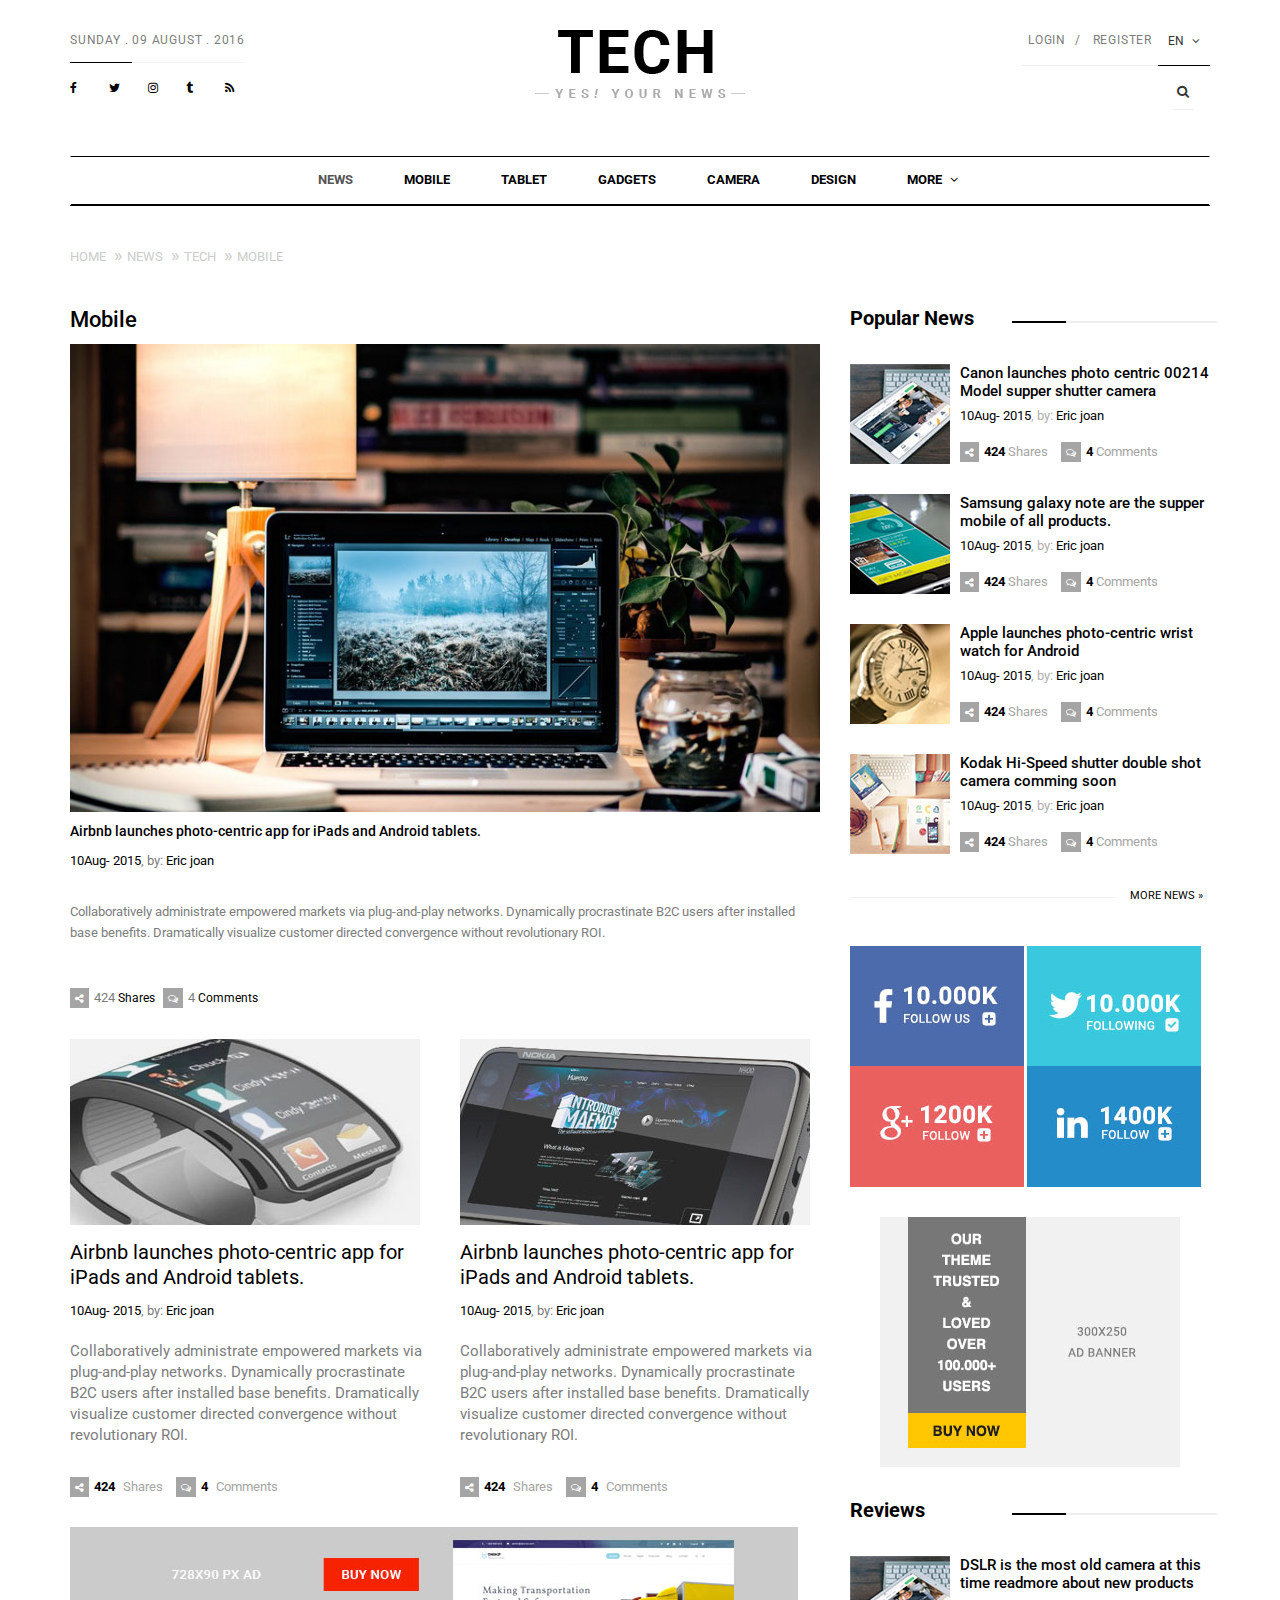
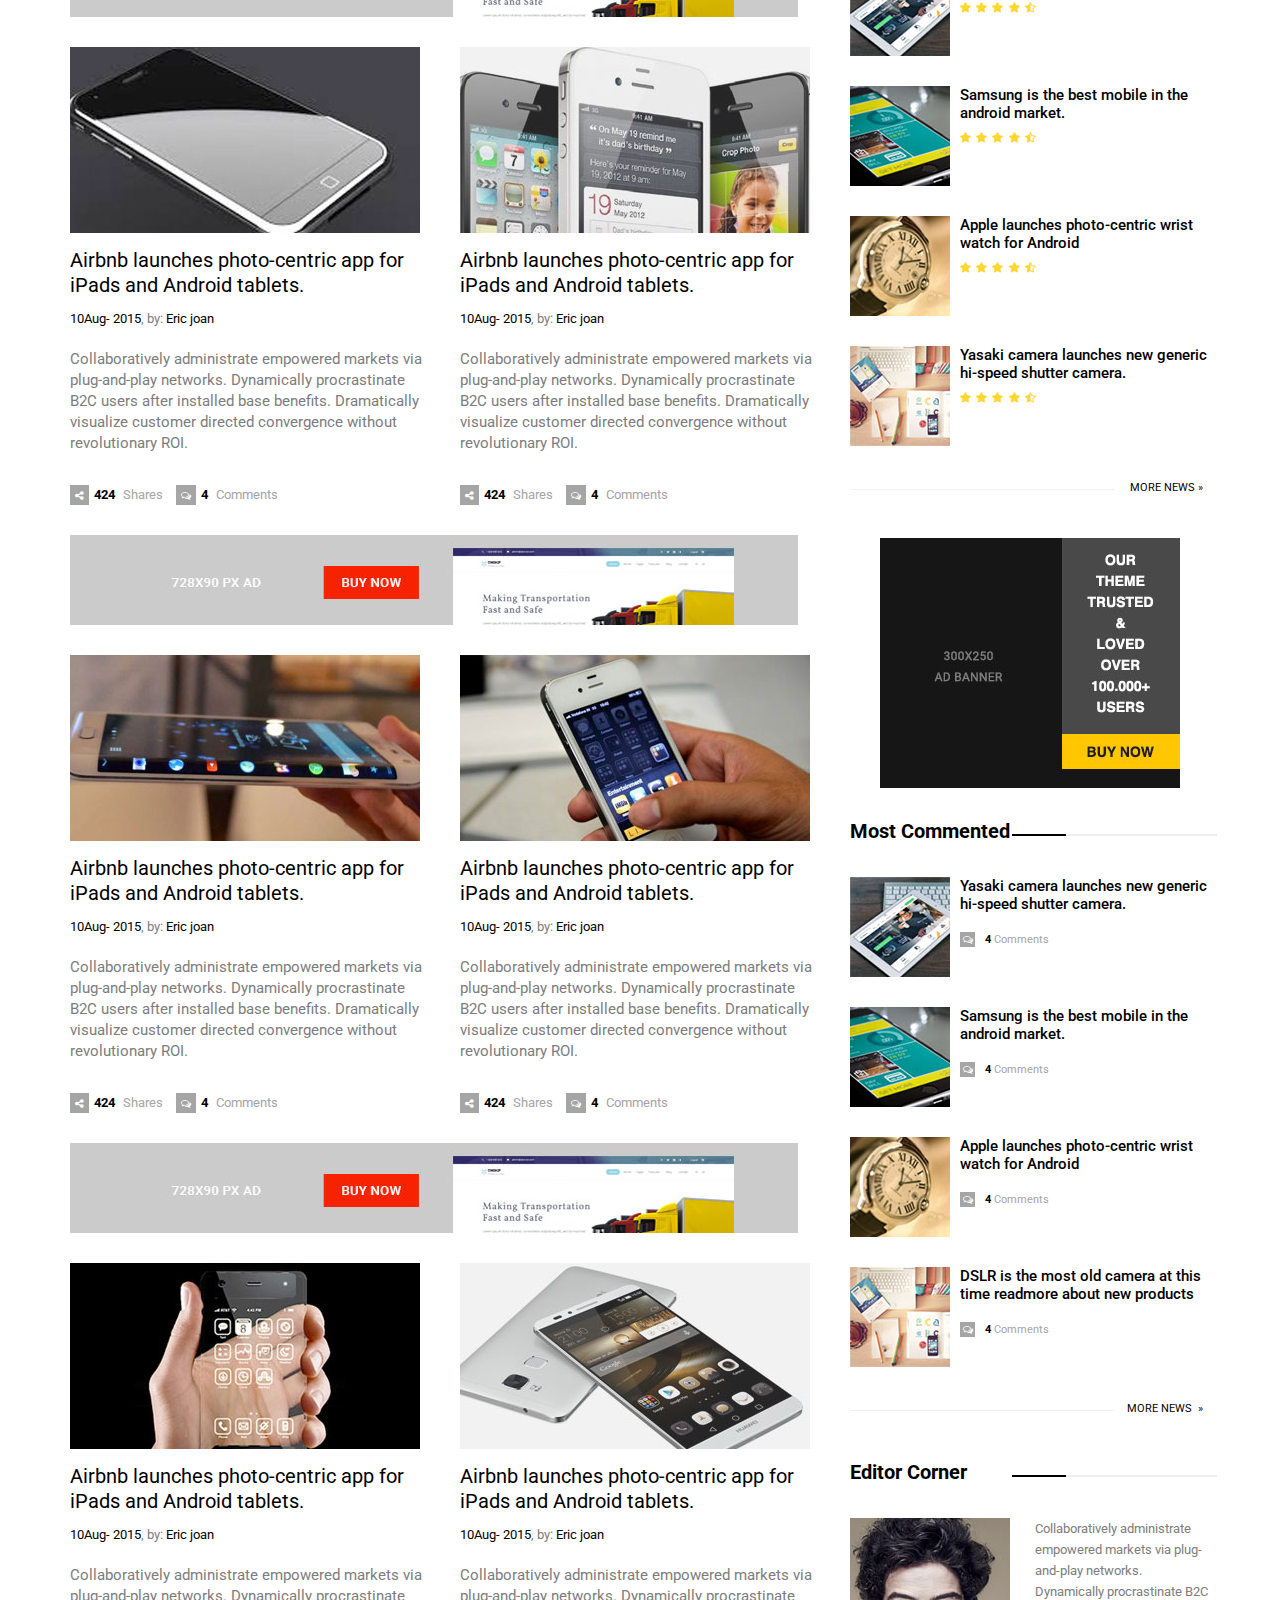
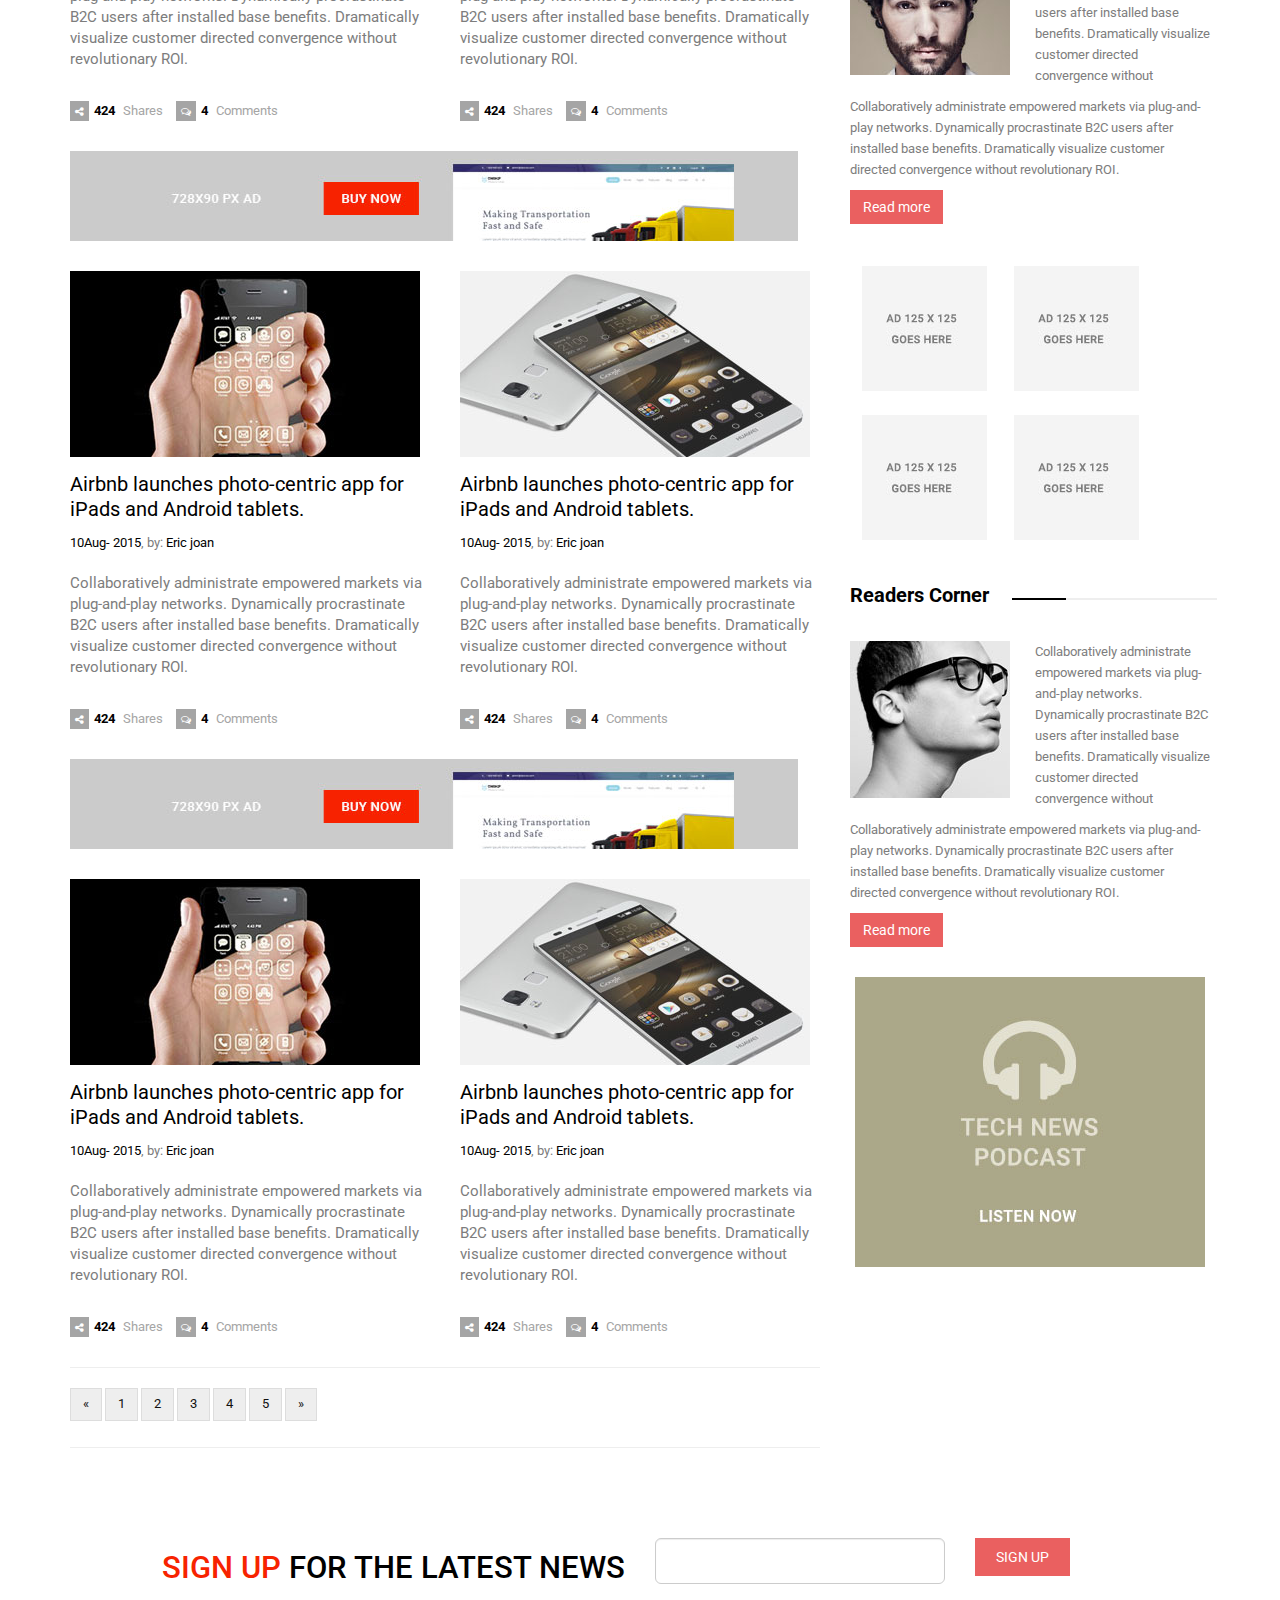
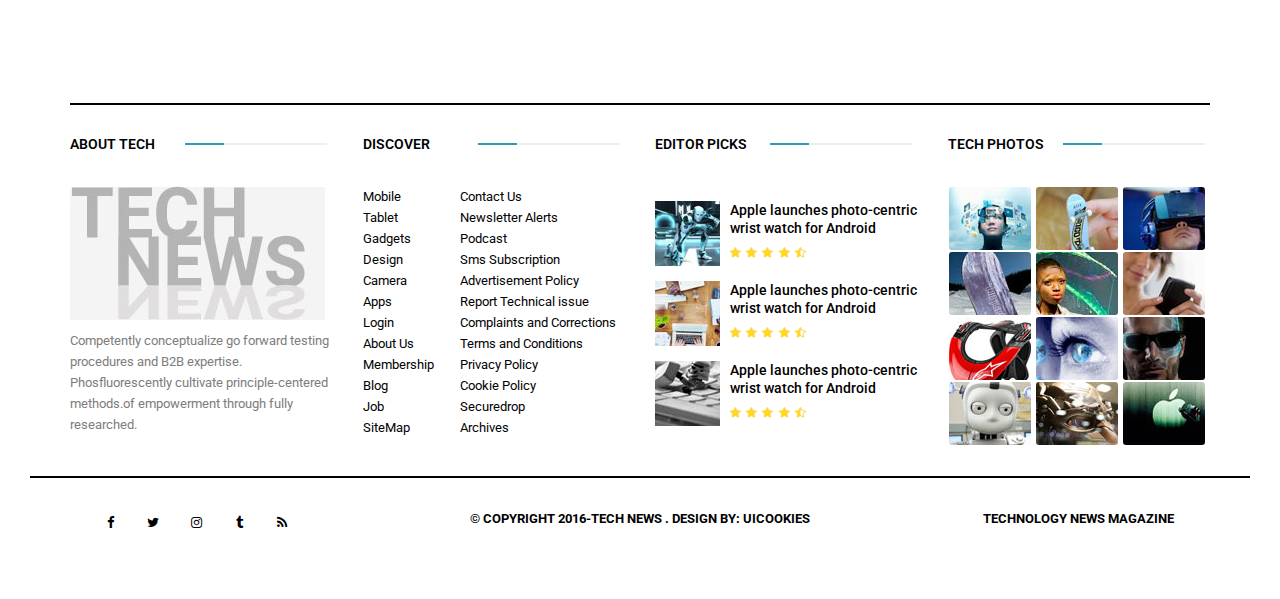
<file: html/category.html>
<!DOCTYPE html>
<html>
<head>
    <meta charset="utf-8">
    <meta http-equiv="X-UA-Compatible" content="IE=edge">
    <meta name="viewport" content="width=device-width, initial-scale=1">
    <title>TechNews - HTML and CSS Template</title>

    <!-- favicon -->
    <link href="assets/img/favicon.png" rel=icon>

    <!-- web-fonts -->
    <link href='https://fonts.googleapis.com/css?family=Roboto:100,300,400,700,500' rel='stylesheet' type='text/css'>

    <!-- Bootstrap -->
    <link href="assets/css/bootstrap.min.css" rel="stylesheet">

    <!-- font-awesome -->
    <link href="assets/fonts/font-awesome/font-awesome.min.css" rel="stylesheet">
    <!-- Mobile Menu Style -->
    <link href="assets/css/mobile-menu.css" rel="stylesheet">

    <!-- Owl carousel -->
    <link href="assets/css/owl.carousel.css" rel="stylesheet">
    <link href="assets/css/owl.theme.default.min.css" rel="stylesheet">
    <!-- Theme Style -->
    <link href="assets/css/style.css" rel="stylesheet">

    <!-- HTML5 shim and Respond.js for IE8 support of HTML5 elements and media queries -->
    <!-- WARNING: Respond.js doesn't work if you view the page via file:// -->
    <!--[if lt IE 9]>
    <script src="https://oss.maxcdn.com/html5shiv/3.7.2/html5shiv.min.js"></script>
    <script src="https://oss.maxcdn.com/respond/1.4.2/respond.min.js"></script>
    <![endif]-->
</head>

<body id="page-top" data-spy="scroll" data-target=".navbar">
<div id="main-wrapper">
<!-- Page Preloader -->
<div id="preloader">
    <div id="status">
        <div class="status-mes"></div>
    </div>
</div>
<!-- preloader -->

<div class="uc-mobile-menu-pusher">
<div class="content-wrapper">
<section id="header_section_wrapper" class="header_section_wrapper">
    <div class="container">
        <div class="header-section">
            <div class="row">
                <div class="col-md-4">
                    <div class="left_section">
                                            <span class="date">
                                                Sunday .
                                            </span>
                        <!-- Date -->
                                            <span class="time">
                                                09 August . 2016
                                            </span>
                        <!-- Time -->
                        <div class="social">
                            <a class="icons-sm fb-ic"><i class="fa fa-facebook"></i></a>
                            <!--Twitter-->
                            <a class="icons-sm tw-ic"><i class="fa fa-twitter"></i></a>
                            <!--Google +-->
                            <a class="icons-sm inst-ic"><i class="fa fa-instagram"> </i></a>
                            <!--Linkedin-->
                            <a class="icons-sm tmb-ic"><i class="fa fa-tumblr"> </i></a>
                            <!--Pinterest-->
                            <a class="icons-sm rss-ic"><i class="fa fa-rss"> </i></a>
                        </div>
                        <!-- Top Social Section -->
                    </div>
                    <!-- Left Header Section -->
                </div>
                <div class="col-md-4">
                    <div class="logo">
                        <a href="index.html"><img src="assets/img/logo.png" alt="Tech NewsLogo"></a>
                    </div>
                    <!-- Logo Section -->
                </div>
                <div class="col-md-4">
                    <div class="right_section">
                        <ul class="nav navbar-nav">
                            <li><a href="#">Login</a></li>
                            <li><a href="#">Register</a></li>
                            <li class="dropdown lang">
                                <button class="btn btn-default dropdown-toggle" type="button" id="dropdownMenu1"
                                        data-toggle="dropdown" aria-haspopup="true" aria-expanded="true">En <i
                                        class="fa fa-angle-down"></i></button>
                                <ul class="dropdown-menu" aria-labelledby="dropdownMenu1">
                                    <li><a href="#">Bn</a></li>
                                </ul>
                            </li>
                        </ul>
                        <!-- Language Section -->

                        <ul class="nav-cta hidden-xs">
                            <li class="dropdown"><a href="#" data-toggle="dropdown" class="dropdown-toggle"><i
                                    class="fa fa-search"></i></a>
                                <ul class="dropdown-menu">
                                    <li>
                                        <div class="head-search">
                                            <form role="form">
                                                <!-- Input Group -->
                                                <div class="input-group">
                                                    <input type="text" class="form-control"
                                                           placeholder="Type Something"> <span class="input-group-btn">
                                                                            <button type="submit"
                                                                                    class="btn btn-primary">Search
                                                                            </button>
                                                                        </span></div>
                                            </form>
                                        </div>
                                    </li>
                                </ul>
                            </li>
                        </ul>
                        <!-- Search Section -->
                    </div>
                    <!-- Right Header Section -->
                </div>
            </div>
        </div>
        <!-- Header Section -->

        <div class="navigation-section">
            <nav class="navbar m-menu navbar-default">
                <div class="container">
                    <!-- Brand and toggle get grouped for better mobile display -->
                    <div class="navbar-header">
                        <button type="button" class="navbar-toggle collapsed" data-toggle="collapse"
                                data-target="#navbar-collapse-1"><span class="sr-only">Toggle navigation</span> <span
                                class="icon-bar"></span> <span class="icon-bar"></span> <span class="icon-bar"></span>
                        </button>
                    </div>
                    <!-- Collect the nav links, forms, and other content for toggling -->
                    <div class="collapse navbar-collapse" id="#navbar-collapse-1">
                        <ul class="nav navbar-nav main-nav">
                            <li class="active"><a href="index.html">News</a></li>
                            <li><a href="category.html">Mobile</a></li>
                            <li><a href="blog.html">Tablet</a></li>
                            <li><a href="blog.html">Gadgets</a></li>
                            <li><a href="blog.html">Camera</a></li>
                            <li><a href="blog.html">Design</a></li>
                            <li class="dropdown m-menu-fw"><a href="#" data-toggle="dropdown" class="dropdown-toggle">More
                                <span><i class="fa fa-angle-down"></i></span></a>
                                <ul class="dropdown-menu">
                                    <li>
                                        <div class="m-menu-content">
                                            <ul class="col-sm-3">
                                                <li class="dropdown-header">Widget Haeder</li>
                                                <li><a href="#">Awesome Features</a></li>
                                                <li><a href="#">Clean Interface</a></li>
                                                <li><a href="#">Available Possibilities</a></li>
                                                <li><a href="#">Responsive Design</a></li>
                                                <li><a href="#">Pixel Perfect Graphics</a></li>
                                            </ul>
                                            <ul class="col-sm-3">
                                                <li class="dropdown-header">Widget Haeder</li>
                                                <li><a href="#">Awesome Features</a></li>
                                                <li><a href="#">Clean Interface</a></li>
                                                <li><a href="#">Available Possibilities</a></li>
                                                <li><a href="#">Responsive Design</a></li>
                                                <li><a href="#">Pixel Perfect Graphics</a></li>
                                            </ul>
                                            <ul class="col-sm-3">
                                                <li class="dropdown-header">Widget Haeder</li>
                                                <li><a href="#">Awesome Features</a></li>
                                                <li><a href="#">Clean Interface</a></li>
                                                <li><a href="#">Available Possibilities</a></li>
                                                <li><a href="#">Responsive Design</a></li>
                                                <li><a href="#">Pixel Perfect Graphics</a></li>
                                            </ul>
                                            <ul class="col-sm-3">
                                                <li class="dropdown-header">Widget Haeder</li>
                                                <li><a href="#">Awesome Features</a></li>
                                                <li><a href="#">Clean Interface</a></li>
                                                <li><a href="#">Available Possibilities</a></li>
                                                <li><a href="#">Responsive Design</a></li>
                                                <li><a href="#">Pixel Perfect Graphics</a></li>
                                            </ul>
                                        </div>
                                    </li>
                                </ul>
                            </li>
                        </ul>
                    </div>
                    <!-- .navbar-collapse -->
                </div>
                <!-- .container -->
            </nav>
            <!-- .nav -->
        </div>
        <!-- .navigation-section -->
    </div>
    <!-- .container -->
</section>
<!-- header_section_wrapper -->

<section class="breadcrumb_section">
    <div class="container">
        <div class="row">
            <ol class="breadcrumb">
                <li><a href="#">Home</a></li>
                <li><a href="#">News</a></li>
                <li><a href="#">Tech</a></li>
                <li class="active"><a href="#">Mobile</a></li>
            </ol>
        </div>
    </div>
</section>

<div class="container">
<div class="row">
<div class="col-md-8">
<div class="entity_wrapper">
    <div class="entity_title header_purple">
        <h1><a href="category.html" target="_blank">Mobile</a></h1>
    </div>
    <!-- entity_title -->

    <div class="entity_thumb">
        <img class="img-responsive" src="assets/img/category_img_top.jpg" alt="feature-top">
    </div>
    <!-- entity_thumb -->

    <div class="entity_title">
        <a href="single.html" target="_blank"><h3> Airbnb launches photo-centric app for iPads and Android
            tablets. </h3></a>
    </div>
    <!-- entity_title -->

    <div class="entity_meta">
        <a href="#">10Aug- 2015</a>, by: <a href="#">Eric joan</a>
    </div>
    <!-- entity_meta -->

    <div class="entity_content">
        Collaboratively administrate empowered markets via plug-and-play networks. Dynamically procrastinate B2C users
        after installed base benefits. Dramatically visualize customer directed convergence without revolutionary ROI.
    </div>
    <!-- entity_content -->

    <div class="entity_social">
        <span><i class="fa fa-share-alt"></i>424 <a href="#">Shares</a> </span>
        <span><i class="fa fa-comments-o"></i>4 <a href="#">Comments</a> </span>
    </div>
    <!-- entity_social -->

</div>
<!-- entity_wrapper -->

<div class="row">
    <div class="col-md-6">
        <div class="category_article_body">
            <div class="top_article_img">
                <img class="img-fluid" src="assets/img/category_img1.jpg" alt="feature-top">
            </div>
            <!-- top_article_img -->

            <div class="category_article_title">
                <h5><a href="single.html" target="_blank">Airbnb launches photo-centric app for iPads and Android
                    tablets. </a></h5>
            </div>
            <!-- category_article_title -->

            <div class="article_date">
                <a href="#">10Aug- 2015</a>, by: <a href="#">Eric joan</a>
            </div>
            <!-- article_date -->

            <div class="category_article_content">
                Collaboratively administrate empowered markets via plug-and-play networks.
                Dynamically procrastinate B2C users after installed base benefits. Dramatically
                visualize customer directed convergence without revolutionary ROI.
            </div>
            <!-- category_article_content -->

            <div class="article_social">
                <span><a href="#"><i class="fa fa-share-alt"></i>424 </a> Shares</span>
                <span><i class="fa fa-comments-o"></i><a href="#">4</a> Comments</span>
            </div>
            <!-- article_social -->

        </div>
        <!-- category_article_body -->

    </div>
    <!-- col-md-6 -->

    <div class="col-md-6">
        <div class="category_article_body">
            <div class="top_article_img">
                <img class="img-responsive" src="assets/img/category_img2.jpg" alt="feature-top">
            </div>
            <!-- top_article_img -->

            <div class="category_article_title">
                <h5><a href="single.html" target="_blank">Airbnb launches photo-centric app for iPads and Android
                    tablets. </a></h5>
            </div>
            <!-- category_article_title -->

            <div class="article_date">
                <a href="#">10Aug- 2015</a>, by: <a href="#">Eric joan</a>
            </div>
            <!-- article_date -->

            <div class="category_article_content">
                Collaboratively administrate empowered markets via plug-and-play networks.
                Dynamically procrastinate B2C users after installed base benefits. Dramatically
                visualize customer directed convergence without revolutionary ROI.
            </div>
            <!-- category_article_content -->

            <div class="article_social">
                <span><a href="#"><i class="fa fa-share-alt"></i>424 </a> Shares</span>
                <span><i class="fa fa-comments-o"></i><a href="#">4</a> Comments</span>
            </div>
            <!-- article_social -->

        </div>
        <!-- category_article_body -->

    </div>
    <!-- col-md-6 -->

</div>
<!-- row -->

<div class="widget_advertisement">
    <img class="img-responsive" src="assets/img/category_advertisement.jpg" alt="feature-top">
</div>
<!-- widget_advertisement -->

<div class="row">
    <div class="col-md-6">
        <div class="category_article_body">
            <div class="top_article_img">
                <img class="img-responsive" src="assets/img/category_img3.jpg" alt="feature-top">
            </div>
            <!-- row -->

            <div class="category_article_title">
                <h5><a href="single.html" target="_blank">Airbnb launches photo-centric app for iPads and Android
                    tablets. </a></h5>
            </div>
            <!-- row -->

            <div class="article_date">
                <a href="#">10Aug- 2015</a>, by: <a href="#">Eric joan</a>
            </div>
            <!-- row -->

            <div class="category_article_content">
                Collaboratively administrate empowered markets via plug-and-play networks.
                Dynamically procrastinate B2C users after installed base benefits. Dramatically
                visualize customer directed convergence without revolutionary ROI.
            </div>
            <!-- row -->

            <div class="article_social">
                <span><a href="#"><i class="fa fa-share-alt"></i>424 </a> Shares</span>
                <span><i class="fa fa-comments-o"></i><a href="#">4</a> Comments</span>
            </div>
            <!-- row -->

        </div>
        <!-- row -->

    </div>
    <!-- row -->

    <div class="col-md-6">
        <div class="category_article_body">
            <div class="top_article_img">
                <img class="img-responsive" src="assets/img/category_img4.jpg" alt="feature-top">
            </div>
            <!-- top_article_img -->

            <div class="category_article_title">
                <h5><a href="single.html" target="_blank">Airbnb launches photo-centric app for iPads and Android
                    tablets. </a></h5>
            </div>
            <!-- category_article_title -->

            <div class="article_date">
                <a href="#">10Aug- 2015</a>, by: <a href="#">Eric joan</a>
            </div>
            <!-- article_date -->

            <div class="category_article_content">
                Collaboratively administrate empowered markets via plug-and-play networks.
                Dynamically procrastinate B2C users after installed base benefits. Dramatically
                visualize customer directed convergence without revolutionary ROI.
            </div>
            <!-- category_article_content -->

            <div class="article_social">
                <span><a href="#"><i class="fa fa-share-alt"></i>424 </a> Shares</span>
                <span><i class="fa fa-comments-o"></i><a href="#">4</a> Comments</span>
            </div>
            <!-- article_social -->

        </div>
        <!-- category_article_body -->

    </div>
    <!-- col-md-6 -->

</div>
<!-- row -->

<div class="widget_advertisement">
    <img class="img-responsive" src="assets/img/category_advertisement.jpg" alt="feature-top">
</div>
<!-- col-md-6 -->

<div class="row">
    <div class="col-md-6">
        <div class="category_article_body">
            <div class="top_article_img">
                <img class="img-responsive" src="assets/img/category_img5.jpg" alt="feature-top">
            </div>
            <!-- top_article_img -->

            <div class="category_article_title">
                <h5><a href="single.html" target="_blank">Airbnb launches photo-centric app for iPads and Android
                    tablets. </a></h5>
            </div>
            <!-- category_article_title -->

            <div class="article_date">
                <a href="#">10Aug- 2015</a>, by: <a href="#">Eric joan</a>
            </div>
            <!-- article_date -->

            <div class="category_article_content">
                Collaboratively administrate empowered markets via plug-and-play networks.
                Dynamically procrastinate B2C users after installed base benefits. Dramatically
                visualize customer directed convergence without revolutionary ROI.
            </div>
            <!-- category_article_content -->

            <div class="article_social">
                <span><a href="#"><i class="fa fa-share-alt"></i>424 </a> Shares</span>
                <span><i class="fa fa-comments-o"></i><a href="#">4</a> Comments</span>
            </div>
            <!-- article_social -->

        </div>
        <!-- category_article_body -->

    </div>
    <!-- col-md-6 -->

    <div class="col-md-6">
        <div class="category_article_body">
            <div class="top_article_img">
                <img class="img-responsive" src="assets/img/category_img6.jpg" alt="feature-top">
            </div>
            <!-- top_article_img -->

            <div class="category_article_title">
                <h5><a href="single.html" target="_blank">Airbnb launches photo-centric app for iPads and Android
                    tablets. </a></h5>
            </div>
            <!-- category_article_title -->

            <div class="article_date">
                <a href="#">10Aug- 2015</a>, by: <a href="#">Eric joan</a>
            </div>
            <!-- article_date -->

            <div class="category_article_content">
                Collaboratively administrate empowered markets via plug-and-play networks.
                Dynamically procrastinate B2C users after installed base benefits. Dramatically
                visualize customer directed convergence without revolutionary ROI.
            </div>
            <!-- category_article_content -->

            <div class="article_social">
                <span><a href="#"><i class="fa fa-share-alt"></i>424 </a> Shares</span>
                <span><i class="fa fa-comments-o"></i><a href="#">4</a> Comments</span>
            </div>
            <!-- article_social -->

        </div>
        <!-- category_article_body -->

    </div>
    <!-- col-md-6 -->

</div>
<!-- row -->

<div class="widget_advertisement">
    <img class="img-responsive" src="assets/img/category_advertisement.jpg" alt="feature-top">
</div>
<!-- col-md-6 -->

<div class="row">
    <div class="col-md-6">
        <div class="category_article_body">
            <div class="top_article_img">
                <img class="img-responsive" src="assets/img/category_img7.jpg" alt="feature-top">
            </div>
            <!-- top_article_img -->

            <div class="category_article_title">
                <h5><a href="single.html" target="_blank">Airbnb launches photo-centric app for iPads and Android
                    tablets. </a></h5>
            </div>
            <!-- top_article_img -->

            <div class="article_date">
                <a href="#">10Aug- 2015</a>, by: <a href="#">Eric joan</a>
            </div>
            <!-- top_article_img -->

            <div class="category_article_content">
                Collaboratively administrate empowered markets via plug-and-play networks.
                Dynamically procrastinate B2C users after installed base benefits. Dramatically
                visualize customer directed convergence without revolutionary ROI.
            </div>
            <!-- top_article_img -->

            <div class="article_social">
                <span><a href="#"><i class="fa fa-share-alt"></i>424 </a> Shares</span>
                <span><i class="fa fa-comments-o"></i><a href="#">4</a> Comments</span>
            </div>
            <!-- top_article_img -->

        </div>
        <!-- top_article_img -->

    </div>
    <!-- top_article_img -->

    <div class="col-md-6">
        <div class="category_article_body">
            <div class="top_article_img">
                <img class="img-responsive" src="assets/img/category_img8.jpg" alt="feature-top">
            </div>
            <!-- top_article_img -->

            <div class="category_article_title">
                <h5><a href="single.html" target="_blank">Airbnb launches photo-centric app for iPads and Android
                    tablets. </a></h5>
            </div>
            <!-- category_article_title -->

            <div class="article_date">
                <a href="#">10Aug- 2015</a>, by: <a href="#">Eric joan</a>
            </div>
            <!-- article_date -->

            <div class="category_article_content">
                Collaboratively administrate empowered markets via plug-and-play networks.
                Dynamically procrastinate B2C users after installed base benefits. Dramatically
                visualize customer directed convergence without revolutionary ROI.
            </div>
            <!-- category_article_content -->

            <div class="article_social">
                <span><a href="#"><i class="fa fa-share-alt"></i>424 </a> Shares</span>
                <span><i class="fa fa-comments-o"></i><a href="#">4</a> Comments</span>
            </div>
            <!-- article_social -->

        </div>
        <!-- category_article_body -->

    </div>
    <!-- col-md-6 -->

</div>
<!-- row -->

<div class="widget_advertisement">
    <img class="img-responsive" src="assets/img/category_advertisement.jpg" alt="feature-top">
</div>
<!-- col-md-6 -->

<div class="row">
    <div class="col-md-6">
        <div class="category_article_body">
            <div class="top_article_img">
                <img class="img-responsive" src="assets/img/category_img7.jpg" alt="feature-top">
            </div>
            <!-- top_article_img -->

            <div class="category_article_title">
                <h5><a href="single.html" target="_blank">Airbnb launches photo-centric app for iPads and Android
                    tablets. </a></h5>
            </div>
            <!-- top_article_img -->

            <div class="article_date">
                <a href="#">10Aug- 2015</a>, by: <a href="#">Eric joan</a>
            </div>
            <!-- top_article_img -->

            <div class="category_article_content">
                Collaboratively administrate empowered markets via plug-and-play networks.
                Dynamically procrastinate B2C users after installed base benefits. Dramatically
                visualize customer directed convergence without revolutionary ROI.
            </div>
            <!-- top_article_img -->

            <div class="article_social">
                <span><a href="#"><i class="fa fa-share-alt"></i>424 </a> Shares</span>
                <span><i class="fa fa-comments-o"></i><a href="#">4</a> Comments</span>
            </div>
            <!-- top_article_img -->

        </div>
        <!-- top_article_img -->

    </div>
    <!-- top_article_img -->

    <div class="col-md-6">
        <div class="category_article_body">
            <div class="top_article_img">
                <img class="img-responsive" src="assets/img/category_img8.jpg" alt="feature-top">
            </div>
            <!-- top_article_img -->

            <div class="category_article_title">
                <h5><a href="single.html" target="_blank">Airbnb launches photo-centric app for iPads and Android
                    tablets. </a></h5>
            </div>
            <!-- category_article_title -->

            <div class="article_date">
                <a href="#">10Aug- 2015</a>, by: <a href="#">Eric joan</a>
            </div>
            <!-- article_date -->

            <div class="category_article_content">
                Collaboratively administrate empowered markets via plug-and-play networks.
                Dynamically procrastinate B2C users after installed base benefits. Dramatically
                visualize customer directed convergence without revolutionary ROI.
            </div>
            <!-- category_article_content -->

            <div class="article_social">
                <span><a href="#"><i class="fa fa-share-alt"></i>424 </a> Shares</span>
                <span><i class="fa fa-comments-o"></i><a href="#">4</a> Comments</span>
            </div>
            <!-- article_social -->

        </div>
        <!-- category_article_body -->

    </div>
    <!-- col-md-6 -->

</div>
<!-- row -->

<div class="widget_advertisement">
    <img class="img-responsive" src="assets/img/category_advertisement.jpg" alt="feature-top">
</div>
<!-- col-md-6 -->

<div class="row">
    <div class="col-md-6">
        <div class="category_article_body">
            <div class="top_article_img">
                <img class="img-responsive" src="assets/img/category_img7.jpg" alt="feature-top">
            </div>
            <!-- top_article_img -->

            <div class="category_article_title">
                <h5><a href="single.html" target="_blank">Airbnb launches photo-centric app for iPads and Android
                    tablets. </a></h5>
            </div>
            <!-- top_article_img -->

            <div class="article_date">
                <a href="#">10Aug- 2015</a>, by: <a href="#">Eric joan</a>
            </div>
            <!-- top_article_img -->

            <div class="category_article_content">
                Collaboratively administrate empowered markets via plug-and-play networks.
                Dynamically procrastinate B2C users after installed base benefits. Dramatically
                visualize customer directed convergence without revolutionary ROI.
            </div>
            <!-- top_article_img -->

            <div class="article_social">
                <span><a href="#"><i class="fa fa-share-alt"></i>424 </a> Shares</span>
                <span><i class="fa fa-comments-o"></i><a href="#">4</a> Comments</span>
            </div>
            <!-- top_article_img -->

        </div>
        <!-- top_article_img -->

    </div>
    <!-- top_article_img -->

    <div class="col-md-6">
        <div class="category_article_body">
            <div class="top_article_img">
                <img class="img-responsive" src="assets/img/category_img8.jpg" alt="feature-top">
            </div>
            <!-- top_article_img -->

            <div class="category_article_title">
                <h5><a href="single.html" target="_blank">Airbnb launches photo-centric app for iPads and Android
                    tablets. </a></h5>
            </div>
            <!-- category_article_title -->

            <div class="article_date">
                <a href="#">10Aug- 2015</a>, by: <a href="#">Eric joan</a>
            </div>
            <!-- article_date -->

            <div class="category_article_content">
                Collaboratively administrate empowered markets via plug-and-play networks.
                Dynamically procrastinate B2C users after installed base benefits. Dramatically
                visualize customer directed convergence without revolutionary ROI.
            </div>
            <!-- category_article_content -->

            <div class="article_social">
                <span><a href="#"><i class="fa fa-share-alt"></i>424 </a> Shares</span>
                <span><i class="fa fa-comments-o"></i><a href="#">4</a> Comments</span>
            </div>
            <!-- article_social -->

        </div>
        <!-- category_article_body -->

    </div>
    <!-- col-md-6 -->

</div>
<!-- row -->

<nav aria-label="Page navigation" class="pagination_section">
    <ul class="pagination">
        <li>
            <a href="#" aria-label="Previous"> <span aria-hidden="true">&laquo;</span> </a>
        </li>
        <li><a href="#">1</a></li>
        <li><a href="#">2</a></li>
        <li><a href="#">3</a></li>
        <li><a href="#">4</a></li>
        <li><a href="#">5</a></li>
        <li>
            <a href="#" aria-label="Next" class="active"> <span aria-hidden="true">&raquo;</span> </a>
        </li>
    </ul>
</nav>
<!-- navigation -->

</div>
<!-- col-md-8 -->

<div class="col-md-4">
<div class="widget">
    <div class="widget_title widget_black">
        <h2><a href="#">Popular News</a></h2>
    </div>
    <div class="media">
        <div class="media-left">
            <a href="#"><img class="media-object" src="assets/img/pop_right1.jpg" alt="Generic placeholder image"></a>
        </div>
        <div class="media-body">
            <h3 class="media-heading">
                <a href="single.html" target="_blank">Canon launches photo centric 00214 Model supper shutter camera</a>
            </h3> <span class="media-date"><a href="#">10Aug- 2015</a>,  by: <a href="#">Eric joan</a></span>

            <div class="widget_article_social">
                <span>
                    <a href="single.html" target="_blank"> <i class="fa fa-share-alt"></i>424</a> Shares
                </span> 
                <span>
                    <a href="single.html" target="_blank"><i class="fa fa-comments-o"></i>4</a> Comments
                </span>
            </div>
        </div>
    </div>
    <div class="media">
        <div class="media-left">
            <a href="#"><img class="media-object" src="assets/img/pop_right2.jpg" alt="Generic placeholder image"></a>
        </div>
        <div class="media-body">
            <h3 class="media-heading">
                <a href="single.html" target="_blank">Samsung galaxy note are the supper mobile of all products.</a>
            </h3>
            <span class="media-date"><a href="#">10Aug- 2015</a>,  by: <a href="#">Eric joan</a></span>

            <div class="widget_article_social">
                <span>
                    <a href="single.html" target="_blank"> <i class="fa fa-share-alt"></i>424</a> Shares
                </span> 
                <span>
                    <a href="single.html" target="_blank"><i class="fa fa-comments-o"></i>4</a> Comments
                </span>
            </div>
        </div>
    </div>
    <div class="media">
        <div class="media-left">
            <a href="#"><img class="media-object" src="assets/img/pop_right3.jpg" alt="Generic placeholder image"></a>
        </div>
        <div class="media-body">
            <h3 class="media-heading">
                <a href="single.html" target="_blank">Apple launches photo-centric wrist watch for Android</a>
            </h3>
            <span class="media-date"><a href="#">10Aug- 2015</a>,  by: <a href="#">Eric joan</a></span>

            <div class="widget_article_social">
                <span>
                    <a href="single.html" target="_blank"> <i class="fa fa-share-alt"></i>424</a> Shares
                </span> 
                <span>
                    <a href="single.html" target="_blank"><i class="fa fa-comments-o"></i>4</a> Comments
                </span>
            </div>
        </div>
    </div>
    <div class="media">
        <div class="media-left">
            <a href="#"><img class="media-object" src="assets/img/pop_right4.jpg" alt="Generic placeholder image"></a>
        </div>
        <div class="media-body">
            <h3 class="media-heading">
                <a href="single.html" target="_blank">Kodak Hi-Speed shutter double shot camera comming soon</a>
            </h3>
            <span class="media-date"><a href="#">10Aug- 2015</a>,  by: <a href="#">Eric joan</a></span>

            <div class="widget_article_social">
                <span>
                    <a href="single.html" target="_blank"><i class="fa fa-share-alt"></i>424</a> Shares
                </span> 
                <span>
                    <a href="single.html" target="_blank"><i class="fa fa-comments-o"></i>4</a> Comments
                </span>
            </div>
        </div>
    </div>
    <p class="widget_divider"><a href="#" target="_blank">More News&nbsp;&raquo;</a></p>
</div>
<!-- Popular News -->

<div class="widget hidden-xs m30">
    <img class="img-responsive adv_img" src="assets/img/right_add1.jpg" alt="add_one">
    <img class="img-responsive adv_img" src="assets/img/right_add2.jpg" alt="add_one">
    <img class="img-responsive adv_img" src="assets/img/right_add3.jpg" alt="add_one">
    <img class="img-responsive adv_img" src="assets/img/right_add4.jpg" alt="add_one">
</div>
<!-- Advertisement -->

<div class="widget hidden-xs m30">
    <img class="img-responsive widget_img" src="assets/img/right_add5.jpg" alt="add_one">
</div>
<!-- Advertisement -->

<div class="widget reviews m30">
    <div class="widget_title widget_black">
        <h2><a href="#">Reviews</a></h2>
    </div>
    <div class="media">
        <div class="media-left">
            <a href="#"><img class="media-object" src="assets/img/pop_right1.jpg" alt="Generic placeholder image"></a>
        </div>
        <div class="media-body">
            <h3 class="media-heading">
                <a href="single.html" target="_blank">DSLR is the most old camera at this time readmore about new
                    products</a>
            </h3> 
            <span class="rating">
                <i class="fa fa-star"></i>
                <i class="fa fa-star"></i>
                <i class="fa fa-star"></i>
                <i class="fa fa-star"></i>
                <i class="fa fa-star-half-full"></i>
            </span>
        </div>
    </div>
    <div class="media">
        <div class="media-left">
            <a href="#"><img class="media-object" src="assets/img/pop_right2.jpg" alt="Generic placeholder image"></a>
        </div>
        <div class="media-body"><h3 class="media-heading"><a href="single.html" target="_blank">Samsung is the best
            mobile in the android market.</a></h3> <span class="rating">
                <i class="fa fa-star"></i>
                <i class="fa fa-star"></i>
                <i class="fa fa-star"></i>
                <i class="fa fa-star"></i>
                <i class="fa fa-star-half-full"></i>
            </span></div>
    </div>
    <div class="media">
        <div class="media-left">
            <a href="#"><img class="media-object" src="assets/img/pop_right3.jpg" alt="Generic placeholder image"></a>
        </div>
        <div class="media-body">
            <h3 class="media-heading">
                <a href="single.html" target="_blank">Apple launches photo-centric wrist watch for Android</a>
            </h3> 
            <span class="rating">
                <i class="fa fa-star"></i>
                <i class="fa fa-star"></i>
                <i class="fa fa-star"></i>
                <i class="fa fa-star"></i>
                <i class="fa fa-star-half-full"></i>
            </span></div>
    </div>
    <div class="media">
        <div class="media-left">
            <a href="#"><img class="media-object" src="assets/img/pop_right4.jpg" alt="Generic placeholder image"></a>
        </div>
        <div class="media-body">
            <h3 class="media-heading">
                <a href="single.html" target="_blank">Yasaki camera launches new generic hi-speed shutter camera.</a>
            </h3> 
            <span class="rating">
                <i class="fa fa-star"></i>
                <i class="fa fa-star"></i>
                <i class="fa fa-star"></i>
                <i class="fa fa-star"></i>
                <i class="fa fa-star-half-full"></i>
            </span></div>
    </div>
    <p class="widget_divider"><a href="#" target="_blank">More News&nbsp;&raquo;</a></p>
</div>
<!-- Reviews News -->

<div class="widget hidden-xs m30">
    <img class="img-responsive widget_img" src="assets/img/right_add6.jpg" alt="add_one">
</div>
<!-- Advertisement -->

<div class="widget m30">
    <div class="widget_title widget_black">
        <h2><a href="#">Most Commented</a></h2>
    </div>
    <div class="media">
        <div class="media-left">
            <a href="#"><img class="media-object" src="assets/img/pop_right1.jpg" alt="Generic placeholder image"></a>
        </div>
        <div class="media-body">
            <h3 class="media-heading">
                <a href="single.html" target="_blank">Yasaki camera launches new generic hi-speed shutter camera.</a>
            </h3>

            <div class="media_social">
                <span><i class="fa fa-comments-o"></i><a href="#">4</a> Comments</span>
            </div>
        </div>
    </div>
    <div class="media">
        <div class="media-left">
            <a href="#"><img class="media-object" src="assets/img/pop_right2.jpg" alt="Generic placeholder image"></a>
        </div>
        <div class="media-body">
            <h3 class="media-heading">
                <a href="single.html" target="_blank">Samsung is the best mobile in the android market.</a>
            </h3>

            <div class="media_social">
                <span><i class="fa fa-comments-o"></i><a href="#">4</a> Comments</span>
            </div>
        </div>
    </div>
    <div class="media">
        <div class="media-left">
            <a href="#"><img class="media-object" src="assets/img/pop_right3.jpg" alt="Generic placeholder image"></a>
        </div>
        <div class="media-body">
            <h3 class="media-heading">
                <a href="single.html" target="_blank">Apple launches photo-centric wrist watch for Android</a>
            </h3>

            <div class="media_social">
                <span><i class="fa fa-comments-o"></i><a href="#">4</a> Comments</span>
            </div>
        </div>
    </div>
    <div class="media">
        <div class="media-left">
            <a href="#"><img class="media-object" src="assets/img/pop_right4.jpg" alt="Generic placeholder image"></a>
        </div>
        <div class="media-body">
            <h3 class="media-heading">
                <a href="single.html" target="_blank">DSLR is the most old camera at this time readmore about new
                    products</a>
            </h3>

            <div class="media_social">
                <span><i class="fa fa-comments-o"></i><a href="#">4</a> Comments</span>
            </div>
        </div>
    </div>
    <p class="widget_divider"><a href="#" target="_blank">More News&nbsp;&nbsp;&raquo; </a></p>
</div>
<!-- Most Commented News -->

<div class="widget m30">
    <div class="widget_title widget_black">
        <h2><a href="#">Editor Corner</a></h2>
    </div>
    <div class="widget_body"><img class="img-responsive left" src="assets/img/editor.jpg"
                                  alt="Generic placeholder image">

        <p>Collaboratively administrate empowered markets via plug-and-play networks. Dynamically procrastinate B2C
            users after installed base benefits. Dramatically visualize customer directed convergence without</p>

        <p>Collaboratively administrate empowered markets via plug-and-play networks. Dynamically procrastinate B2C
            users after installed base benefits. Dramatically visualize customer directed convergence without
            revolutionary ROI.</p>
        <button class="btn pink">Read more</button>
    </div>
</div>
<!-- Editor News -->

<div class="widget hidden-xs m30">
    <img class="img-responsive add_img" src="assets/img/right_add7.jpg" alt="add_one">
    <img class="img-responsive add_img" src="assets/img/right_add7.jpg" alt="add_one">
    <img class="img-responsive add_img" src="assets/img/right_add7.jpg" alt="add_one">
    <img class="img-responsive add_img" src="assets/img/right_add7.jpg" alt="add_one">
</div>
<!--Advertisement -->

<div class="widget m30">
    <div class="widget_title widget_black">
        <h2><a href="#">Readers Corner</a></h2>
    </div>
    <div class="widget_body"><img class="img-responsive left" src="assets/img/reader.jpg"
                                  alt="Generic placeholder image">

        <p>Collaboratively administrate empowered markets via plug-and-play networks. Dynamically procrastinate B2C
            users after installed base benefits. Dramatically visualize customer directed convergence without</p>

        <p>Collaboratively administrate empowered markets via plug-and-play networks. Dynamically procrastinate B2C
            users after installed base benefits. Dramatically visualize customer directed convergence without
            revolutionary ROI.</p>
        <button class="btn pink">Read more</button>
    </div>
</div>
<!--  Readers Corner News -->

<div class="widget hidden-xs m30">
    <img class="img-responsive widget_img" src="assets/img/podcast.jpg" alt="add_one">
</div>
<!--Advertisement-->
</div>
<!-- col-md-4 -->

</div>
<!-- row -->

</div>
<!-- container -->

<section id="subscribe_section" class="subscribe_section">
    <div class="row">
        <form action="#" method="post" class="form-horizontal">
            <div class="form-group form-group-lg">
                <label class="col-sm-6 control-label" for="formGroupInputLarge">
                    <h1><span class="red-color">Sign up</span> for the latest news</h1>
                </label>

                <div class="col-sm-3">
                    <input type="text" id="subscribe" name="subscribe" class="form-control input-lg">
                </div>
                <div class="col-sm-1">
                    <input type="submit" value="Sign Up" class="btn btn-large pink">
                </div>
                <div class="col-sm-2"></div>
            </div>
        </form>
    </div>
</section>
<!-- Subscriber Section -->

<section id="footer_section" class="footer_section">
    <div class="container">
        <hr class="footer-top">
        <div class="row">
            <div class="col-md-3">
                <div class="footer_widget_title"><h3><a href="category.html" target="_blank">About Tech</a></h3></div>
                <div class="logo footer-logo">
                    <a title="fontanero" href="index.html">
                        <img src="assets/img/tech_about.jpg" alt="technews">
                    </a>

                    <p>Competently conceptualize go forward testing procedures and B2B expertise. Phosfluorescently
                        cultivate principle-centered methods.of empowerment through fully researched.</p>
                </div>
            </div>
            <div class="col-md-3">
                <div class="footer_widget_title">
                    <h3><a href="category.html" target="_blank">Discover</a></h3>
                </div>
                <div class="row">
                    <div class="col-xs-4">
                        <ul class="list-unstyled left">
                            <li><a href="#">Mobile</a></li>
                            <li><a href="#">Tablet</a></li>
                            <li><a href="#">Gadgets</a></li>
                            <li><a href="#">Design</a></li>
                            <li><a href="#">Camera</a></li>
                            <li><a href="#">Apps</a></li>
                            <li><a href="#">Login</a></li>
                            <li><a href="#">About Us</a></li>
                            <li><a href="#">Membership</a></li>
                            <li><a href="#">Blog</a></li>
                            <li><a href="#">Job</a></li>
                            <li><a href="#">SiteMap</a></li>
                        </ul>
                    </div>
                    <div class="col-xs-8">
                        <ul class="list-unstyled">
                            <li><a href="#">Contact Us</a></li>
                            <li><a href="#">Newsletter Alerts</a></li>
                            <li><a href="#">Podcast</a></li>
                            <li><a href="#">Sms Subscription</a></li>
                            <li><a href="#">Advertisement Policy</a></li>
                            <li><a href="#">Report Technical issue</a></li>
                            <li><a href="#">Complaints and Corrections</a></li>
                            <li><a href="#">Terms and Conditions</a></li>
                            <li><a href="#">Privacy Policy</a></li>
                            <li><a href="#">Cookie Policy</a></li>
                            <li><a href="#">Securedrop</a></li>
                            <li><a href="#">Archives</a></li>
                        </ul>
                    </div>
                </div>
            </div>
            <div class="col-md-3">
                <div class="footer_widget_title">
                    <h3><a href="#" target="_blank">Editor Picks</a></h3>
                </div>
                <div class="media">
                    <div class="media-left">
                        <a href="#"><img class="media-object" src="assets/img/editor_pic1.jpg"
                                         alt="Generic placeholder image"></a>
                    </div>
                    <div class="media-body">
                        <h3 class="media-heading">
                            <a href="single.html">Apple launches photo-centric wrist watch for Android</a>
                        </h3> 
                        <span class="rating">
                            <i class="fa fa-star"></i> 
                            <i class="fa fa-star"></i> 
                            <i class="fa fa-star"></i> 
                            <i class="fa fa-star"></i> 
                            <i class="fa fa-star-half-full"></i> 
                        </span>
                    </div>
                </div>
                <div class="media">
                    <div class="media-left">
                        <a href="#"><img class="media-object" src="assets/img/editor_pic2.jpg"
                                         alt="Generic placeholder image"></a>
                    </div>
                    <div class="media-body">
                        <h3 class="media-heading">
                            <a href="single.html">Apple launches photo-centric wrist watch for Android</a>
                        </h3> 
                        <span class="rating">
                            <i class="fa fa-star"></i> 
                            <i class="fa fa-star"></i> 
                            <i class="fa fa-star"></i> 
                            <i class="fa fa-star"></i> 
                            <i class="fa fa-star-half-full"></i> 
                        </span>
                    </div>
                </div>
                <div class="media">
                    <div class="media-left">
                        <a href="#"><img class="media-object" src="assets/img/editor_pic3.jpg"
                                         alt="Generic placeholder image"></a>
                    </div>
                    <div class="media-body">
                        <h3 class="media-heading">
                            <a href="single.html">Apple launches photo-centric wrist watch for Android</a>
                        </h3> 
                        <span class="rating">
                            <i class="fa fa-star"></i> 
                            <i class="fa fa-star"></i> 
                            <i class="fa fa-star"></i> 
                            <i class="fa fa-star"></i> 
                            <i class="fa fa-star-half-full"></i> 
                        </span>
                    </div>
                </div>
            </div>
            <div class="col-md-3">
                <div class="footer_widget_title">
                    <h3><a href="category.html" target="_blank">Tech Photos</a></h3>
                </div>
                <div class="widget_photos">
                    <img class="img-thumbnail" src="assets/img/tech_photo1.jpg" alt="Tech Photos">
                    <img class="img-thumbnail" src="assets/img/tech_photo2.jpg" alt="Tech Photos">
                    <img class="img-thumbnail" src="assets/img/tech_photo3.jpg" alt="Tech Photos">
                    <img class="img-thumbnail" src="assets/img/tech_photo4.jpg" alt="Tech Photos">
                    <img class="img-thumbnail" src="assets/img/tech_photo5.jpg" alt="Tech Photos">
                    <img class="img-thumbnail" src="assets/img/tech_photo6.jpg" alt="Tech Photos">
                    <img class="img-thumbnail" src="assets/img/tech_photo7.jpg" alt="Tech Photos">
                    <img class="img-thumbnail" src="assets/img/tech_photo8.jpg" alt="Tech Photos">
                    <img class="img-thumbnail" src="assets/img/tech_photo9.jpg" alt="Tech Photos">
                    <img class="img-thumbnail" src="assets/img/tech_photo10.jpg" alt="Tech Photos">
                    <img class="img-thumbnail" src="assets/img/tech_photo11.jpg" alt="Tech Photos">
                    <img class="img-thumbnail" src="assets/img/tech_photo12.jpg" alt="Tech Photos">
                </div>

            </div>
        </div>
    </div>

    <div class="footer_bottom_Section">
        <div class="container">
            <div class="row">
                <div class="footer">
                    <div class="col-sm-3">
                        <div class="social">
                            <a class="icons-sm fb-ic"><i class="fa fa-facebook"></i></a>
                            <!--Twitter-->
                            <a class="icons-sm tw-ic"><i class="fa fa-twitter"></i></a>
                            <!--Google +-->
                            <a class="icons-sm inst-ic"><i class="fa fa-instagram"> </i></a>
                            <!--Linkedin-->
                            <a class="icons-sm tmb-ic"><i class="fa fa-tumblr"> </i></a>
                            <!--Pinterest-->
                            <a class="icons-sm rss-ic"><i class="fa fa-rss"> </i></a>
                        </div>
                    </div>
                    <div class="col-sm-6">
                        <p>&copy; Copyright 2016-Tech News . Design by: <a href="https://uicookies.com">uiCookies</a>
                        </p></div>
                    <div class="col-sm-3">
                        <p>Technology News Magazine</p>
                    </div>
                </div>
            </div>
        </div>
    </div>
</section>
</div>
<!-- #content-wrapper -->

</div>
<!-- .offcanvas-pusher -->

<a href="#" class="crunchify-top"><i class="fa fa-angle-up" aria-hidden="true"></i></a>

<div class="uc-mobile-menu uc-mobile-menu-effect">
    <button type="button" class="close" aria-hidden="true" data-toggle="offcanvas"
            id="uc-mobile-menu-close-btn">&times;</button>
    <div>
        <div>
            <ul id="menu">
                <li class="active"><a href="blog.html">News</a></li>
                <li><a href="category.html">Mobile</a></li>
                <li><a href="blog.html">Tablet</a></li>
                <li><a href="category.html">Gadgets</a></li>
                <li><a href="blog.html">Camera</a></li>
                <li><a href="category.html">Design</a></li>
                <li class="dropdown m-menu-fw"><a href="#" data-toggle="dropdown" class="dropdown-toggle">More
                    <span><i class="fa fa-angle-down"></i></span></a>
                    <ul class="dropdown-menu">
                        <li>
                            <div class="m-menu-content">
                                <ul class="col-sm-3">
                                    <li class="dropdown-header">Widget Haeder</li>
                                    <li><a href="#">Awesome Features</a></li>
                                    <li><a href="#">Clean Interface</a></li>
                                    <li><a href="#">Available Possibilities</a></li>
                                    <li><a href="#">Responsive Design</a></li>
                                    <li><a href="#">Pixel Perfect Graphics</a></li>
                                </ul>
                                <ul class="col-sm-3">
                                    <li class="dropdown-header">Widget Haeder</li>
                                    <li><a href="#">Awesome Features</a></li>
                                    <li><a href="#">Clean Interface</a></li>
                                    <li><a href="#">Available Possibilities</a></li>
                                    <li><a href="#">Responsive Design</a></li>
                                    <li><a href="#">Pixel Perfect Graphics</a></li>
                                </ul>
                                <ul class="col-sm-3">
                                    <li class="dropdown-header">Widget Haeder</li>
                                    <li><a href="#">Awesome Features</a></li>
                                    <li><a href="#">Clean Interface</a></li>
                                    <li><a href="#">Available Possibilities</a></li>
                                    <li><a href="#">Responsive Design</a></li>
                                    <li><a href="#">Pixel Perfect Graphics</a></li>
                                </ul>
                                <ul class="col-sm-3">
                                    <li class="dropdown-header">Widget Haeder</li>
                                    <li><a href="#">Awesome Features</a></li>
                                    <li><a href="#">Clean Interface</a></li>
                                    <li><a href="#">Available Possibilities</a></li>
                                    <li><a href="#">Responsive Design</a></li>
                                    <li><a href="#">Pixel Perfect Graphics</a></li>
                                </ul>
                            </div>
                        </li>
                    </ul>
                </li>
            </ul>
        </div>
    </div>
</div>
<!-- .uc-mobile-menu -->

</div>
<!-- #main-wrapper -->

<!-- jquery Core-->
<script src="assets/js/jquery-2.1.4.min.js"></script>

<!-- Bootstrap -->
<script src="assets/js/bootstrap.min.js"></script>

<!-- Theme Menu -->
<script src="assets/js/mobile-menu.js"></script>

<!-- Owl carousel -->
<script src="assets/js/owl.carousel.min.js"></script>

<!-- Theme Script -->
<script src="assets/js/script.js"></script>
</body>

</html>
</file>
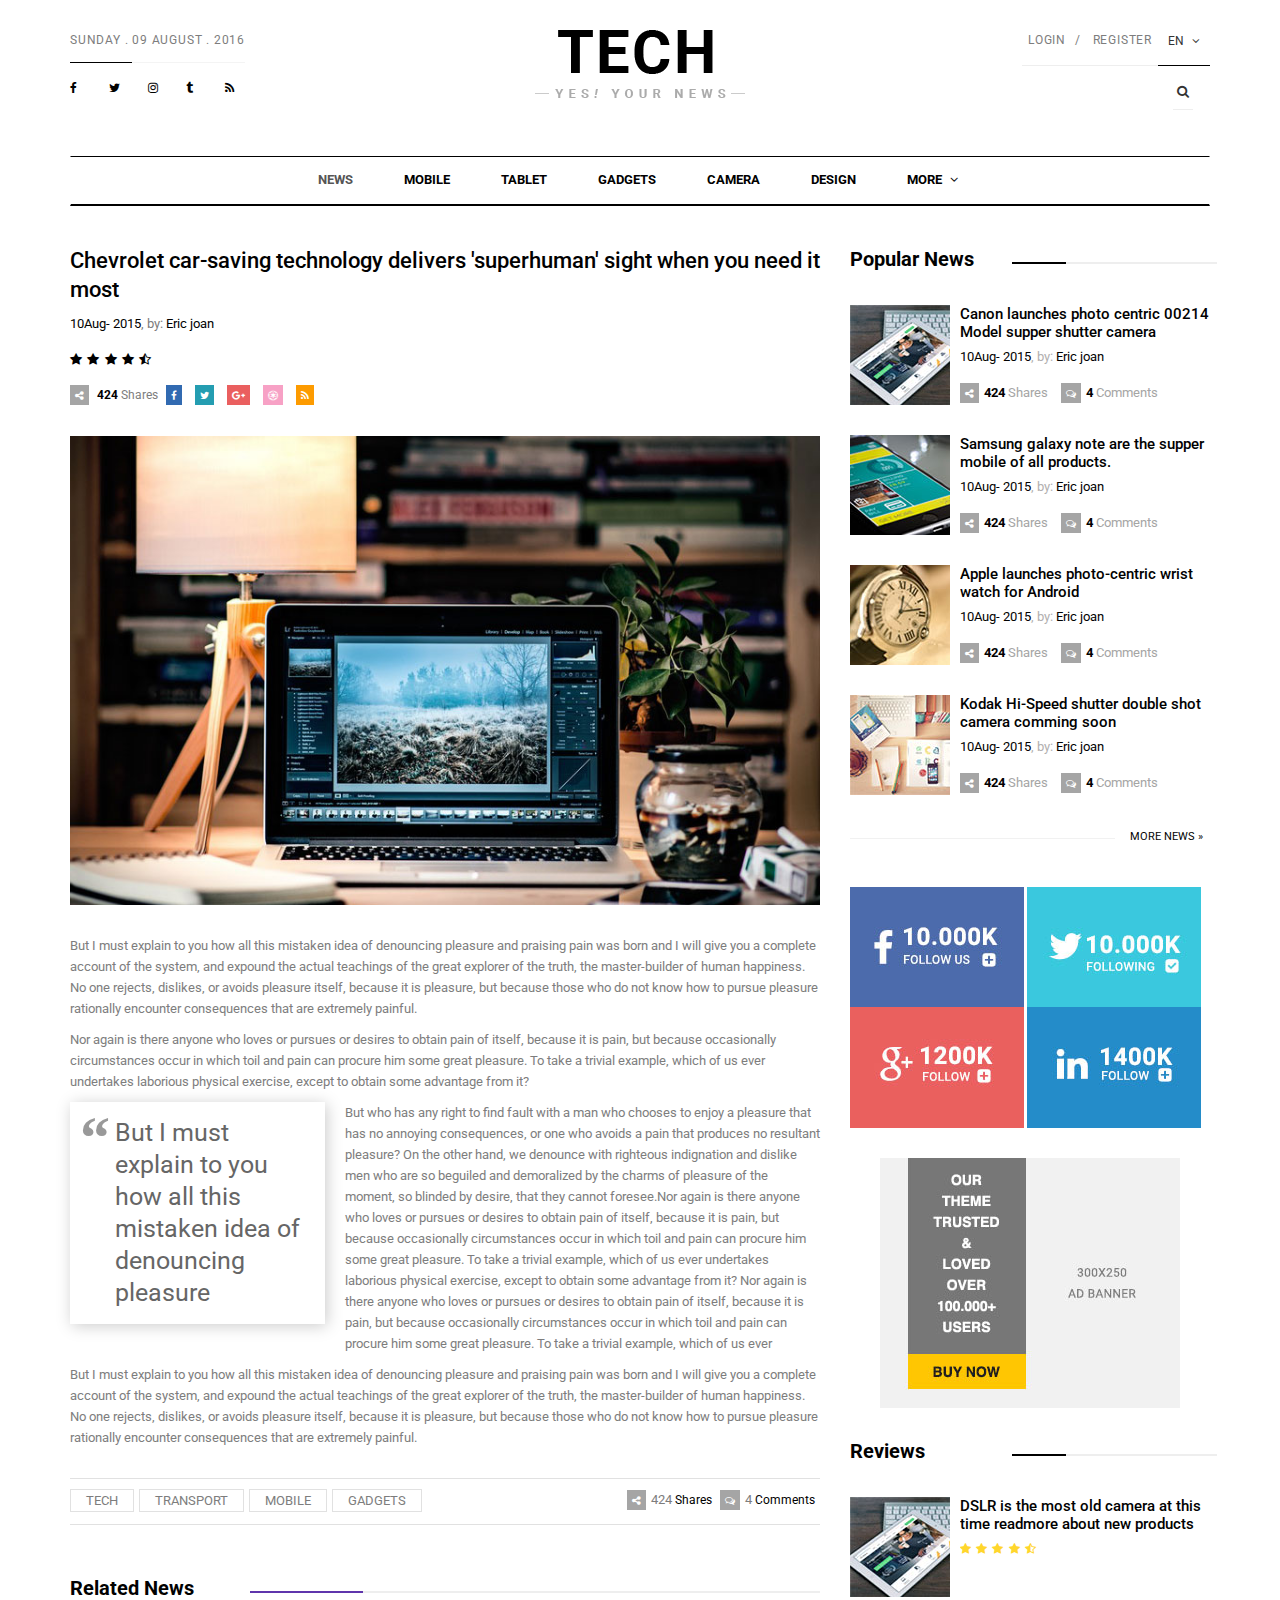
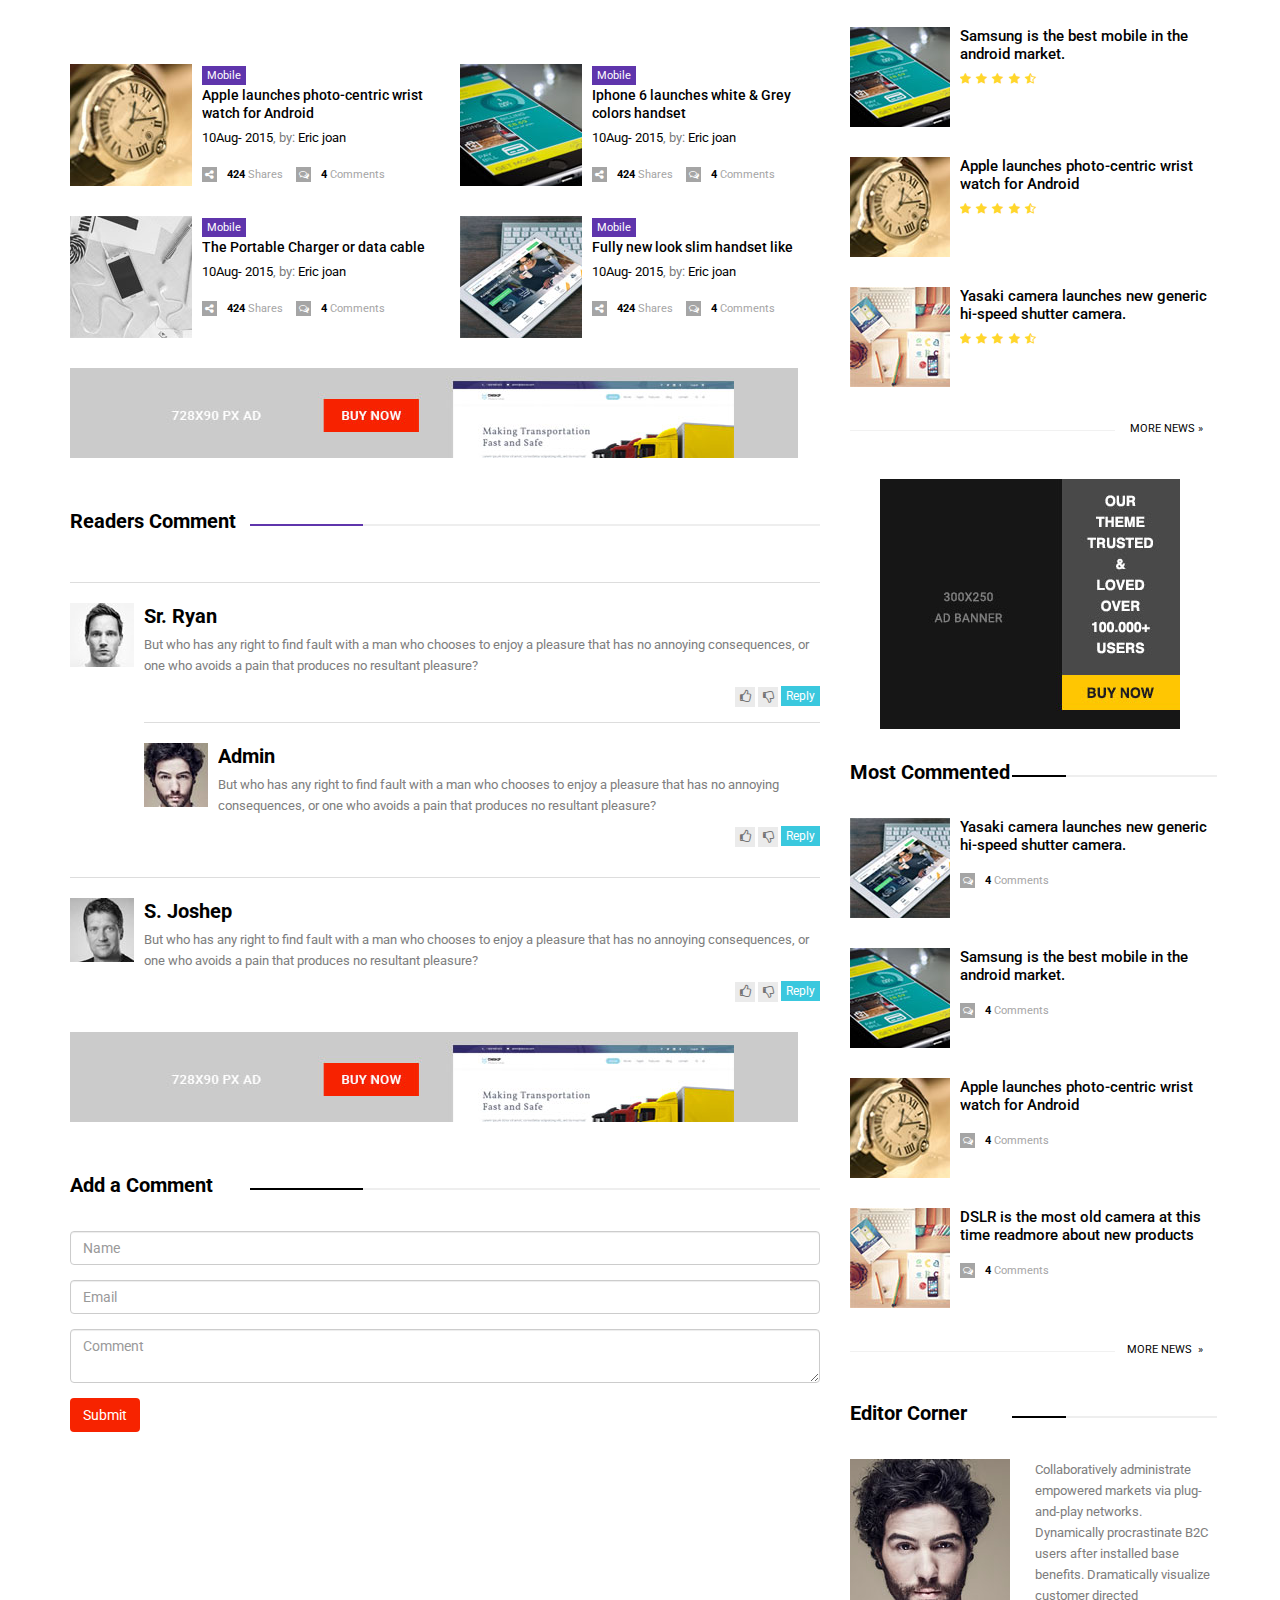
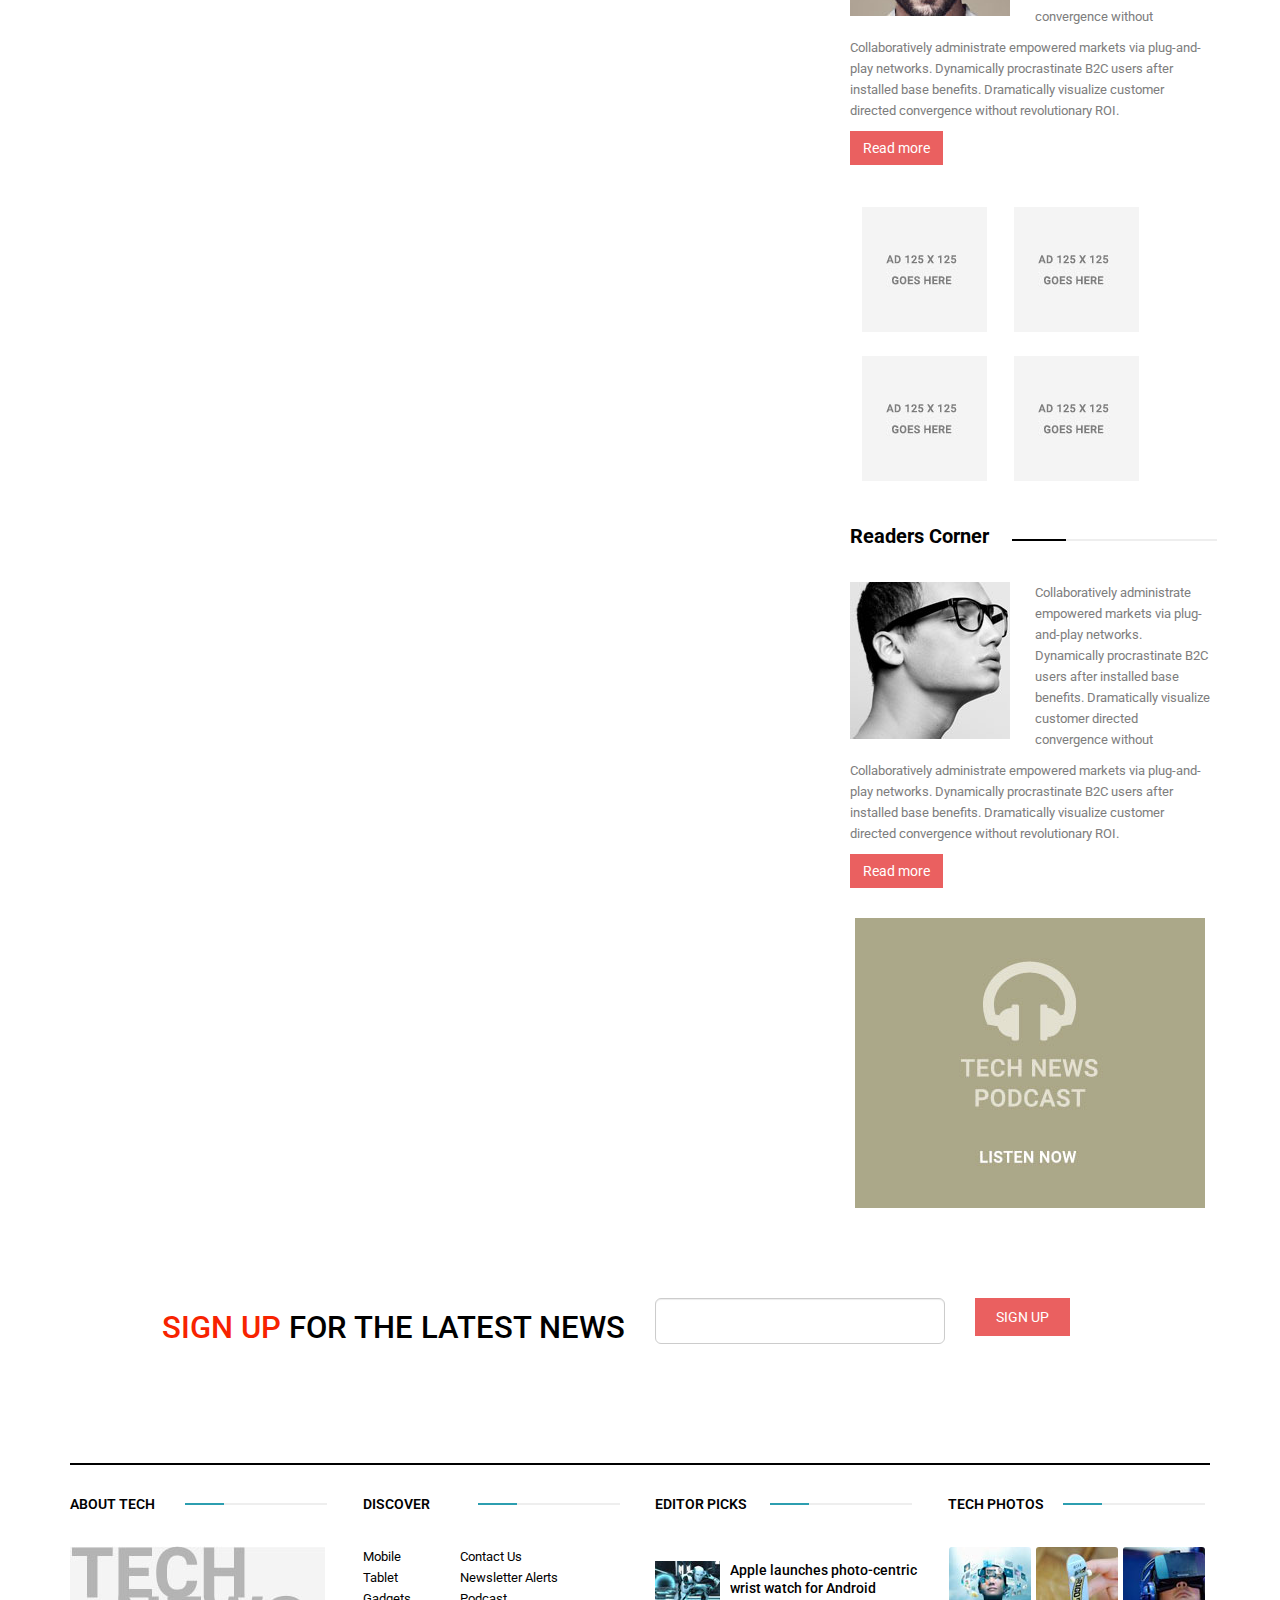
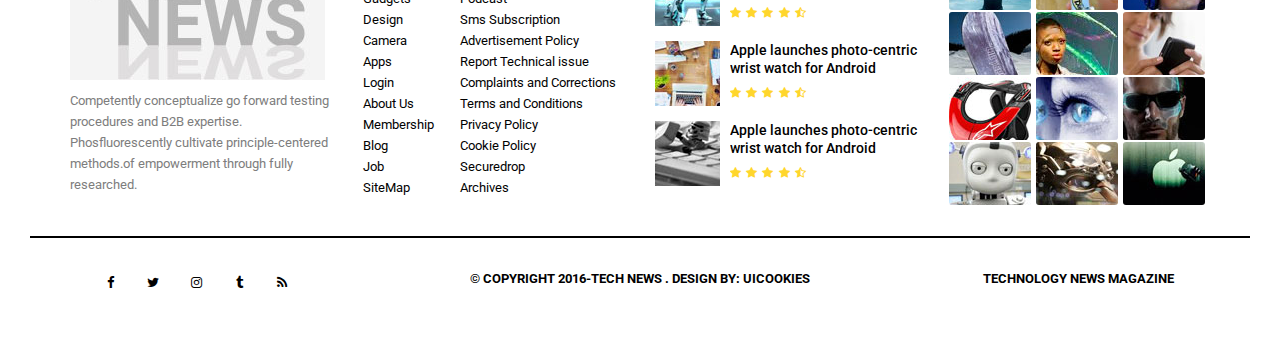
<file: html/single.html>
<!DOCTYPE html>
<html>
<head>
    <meta charset="utf-8">
    <meta http-equiv="X-UA-Compatible" content="IE=edge">
    <meta name="viewport" content="width=device-width, initial-scale=1">
    <title>TechNews - HTML and CSS Template</title>

    <!-- favicon -->
    <link href="assets/img/favicon.png" rel=icon>

    <!-- web-fonts -->
    <link href='https://fonts.googleapis.com/css?family=Roboto:100,300,400,700,500' rel='stylesheet' type='text/css'>

    <!-- Bootstrap -->
    <link href="assets/css/bootstrap.min.css" rel="stylesheet">

    <!-- font-awesome -->
    <link href="assets/fonts/font-awesome/font-awesome.min.css" rel="stylesheet">
    <!-- Mobile Menu Style -->
    <link href="assets/css/mobile-menu.css" rel="stylesheet">

    <!-- Owl carousel -->
    <link href="assets/css/owl.carousel.css" rel="stylesheet">
    <link href="assets/css/owl.theme.default.min.css" rel="stylesheet">
    <!-- Theme Style -->
    <link href="assets/css/style.css" rel="stylesheet">

    <!-- HTML5 shim and Respond.js for IE8 support of HTML5 elements and media queries -->
    <!-- WARNING: Respond.js doesn't work if you view the page via file:// -->
    <!--[if lt IE 9]>
    <script src="https://oss.maxcdn.com/html5shiv/3.7.2/html5shiv.min.js"></script>
    <script src="https://oss.maxcdn.com/respond/1.4.2/respond.min.js"></script>
    <![endif]-->
</head>

<body id="page-top" data-spy="scroll" data-target=".navbar">
<div id="main-wrapper">
<!-- Page Preloader -->
<div id="preloader">
    <div id="status">
        <div class="status-mes"></div>
    </div>
</div>
<!-- preloader -->

<div class="uc-mobile-menu-pusher">
<div class="content-wrapper">
<section id="header_section_wrapper" class="header_section_wrapper">
    <div class="container">
        <div class="header-section">
            <div class="row">
                <div class="col-md-4">
                    <div class="left_section">
                                            <span class="date">
                                                Sunday .
                                            </span>
                        <!-- Date -->
                                            <span class="time">
                                                09 August . 2016
                                            </span>
                        <!-- Time -->
                        <div class="social">
                            <a class="icons-sm fb-ic"><i class="fa fa-facebook"></i></a>
                            <!--Twitter-->
                            <a class="icons-sm tw-ic"><i class="fa fa-twitter"></i></a>
                            <!--Google +-->
                            <a class="icons-sm inst-ic"><i class="fa fa-instagram"> </i></a>
                            <!--Linkedin-->
                            <a class="icons-sm tmb-ic"><i class="fa fa-tumblr"> </i></a>
                            <!--Pinterest-->
                            <a class="icons-sm rss-ic"><i class="fa fa-rss"> </i></a>
                        </div>
                        <!-- Top Social Section -->
                    </div>
                    <!-- Left Header Section -->
                </div>
                <div class="col-md-4">
                    <div class="logo">
                        <a href="index.html"><img src="assets/img/logo.png" alt="Tech NewsLogo"></a>
                    </div>
                    <!-- Logo Section -->
                </div>
                <div class="col-md-4">
                    <div class="right_section">
                        <ul class="nav navbar-nav">
                            <li><a href="#">Login</a></li>
                            <li><a href="#">Register</a></li>
                            <li class="dropdown lang">
                                <button class="btn btn-default dropdown-toggle" type="button" id="dropdownMenu1"
                                        data-toggle="dropdown" aria-haspopup="true" aria-expanded="true">En <i
                                        class="fa fa-angle-down"></i></button>
                                <ul class="dropdown-menu" aria-labelledby="dropdownMenu1">
                                    <li><a href="#">Bn</a></li>
                                </ul>
                            </li>
                        </ul>
                        <!-- Language Section -->

                        <ul class="nav-cta hidden-xs">
                            <li class="dropdown"><a href="#" data-toggle="dropdown" class="dropdown-toggle"><i
                                    class="fa fa-search"></i></a>
                                <ul class="dropdown-menu">
                                    <li>
                                        <div class="head-search">
                                            <form role="form">
                                                <!-- Input Group -->
                                                <div class="input-group">
                                                    <input type="text" class="form-control"
                                                           placeholder="Type Something"> <span class="input-group-btn">
                                                                            <button type="submit"
                                                                                    class="btn btn-primary">Search
                                                                            </button>
                                                                        </span></div>
                                            </form>
                                        </div>
                                    </li>
                                </ul>
                            </li>
                        </ul>
                        <!-- Search Section -->
                    </div>
                    <!-- Right Header Section -->
                </div>
            </div>
        </div>
        <!-- Header Section -->

        <div class="navigation-section">
            <nav class="navbar m-menu navbar-default">
                <div class="container">
                    <!-- Brand and toggle get grouped for better mobile display -->
                    <div class="navbar-header">
                        <button type="button" class="navbar-toggle collapsed" data-toggle="collapse"
                                data-target="#navbar-collapse-1"><span class="sr-only">Toggle navigation</span> <span
                                class="icon-bar"></span> <span class="icon-bar"></span> <span class="icon-bar"></span>
                        </button>
                    </div>
                    <!-- Collect the nav links, forms, and other content for toggling -->
                    <div class="collapse navbar-collapse" id="#navbar-collapse-1">
                        <ul class="nav navbar-nav main-nav">
                            <li class="active"><a href="index.html">News</a></li>
                            <li><a href="category.html">Mobile</a></li>
                            <li><a href="blog.html">Tablet</a></li>
                            <li><a href="blog.html">Gadgets</a></li>
                            <li><a href="blog.html">Camera</a></li>
                            <li><a href="blog.html">Design</a></li>
                            <li class="dropdown m-menu-fw"><a href="#" data-toggle="dropdown" class="dropdown-toggle">More
                                <span><i class="fa fa-angle-down"></i></span></a>
                                <ul class="dropdown-menu">
                                    <li>
                                        <div class="m-menu-content">
                                            <ul class="col-sm-3">
                                                <li class="dropdown-header">Widget Haeder</li>
                                                <li><a href="#">Awesome Features</a></li>
                                                <li><a href="#">Clean Interface</a></li>
                                                <li><a href="#">Available Possibilities</a></li>
                                                <li><a href="#">Responsive Design</a></li>
                                                <li><a href="#">Pixel Perfect Graphics</a></li>
                                            </ul>
                                            <ul class="col-sm-3">
                                                <li class="dropdown-header">Widget Haeder</li>
                                                <li><a href="#">Awesome Features</a></li>
                                                <li><a href="#">Clean Interface</a></li>
                                                <li><a href="#">Available Possibilities</a></li>
                                                <li><a href="#">Responsive Design</a></li>
                                                <li><a href="#">Pixel Perfect Graphics</a></li>
                                            </ul>
                                            <ul class="col-sm-3">
                                                <li class="dropdown-header">Widget Haeder</li>
                                                <li><a href="#">Awesome Features</a></li>
                                                <li><a href="#">Clean Interface</a></li>
                                                <li><a href="#">Available Possibilities</a></li>
                                                <li><a href="#">Responsive Design</a></li>
                                                <li><a href="#">Pixel Perfect Graphics</a></li>
                                            </ul>
                                            <ul class="col-sm-3">
                                                <li class="dropdown-header">Widget Haeder</li>
                                                <li><a href="#">Awesome Features</a></li>
                                                <li><a href="#">Clean Interface</a></li>
                                                <li><a href="#">Available Possibilities</a></li>
                                                <li><a href="#">Responsive Design</a></li>
                                                <li><a href="#">Pixel Perfect Graphics</a></li>
                                            </ul>
                                        </div>
                                    </li>
                                </ul>
                            </li>
                        </ul>
                    </div>
                    <!-- .navbar-collapse -->
                </div>
                <!-- .container -->
            </nav>
            <!-- .nav -->
        </div>
        <!-- .navigation-section -->
    </div>
    <!-- .container -->
</section>
<!-- header_section_wrapper -->

<section id="entity_section" class="entity_section">
<div class="container">
<div class="row">
<div class="col-md-8">
<div class="entity_wrapper">
    <div class="entity_title">
        <h1><a href="#">Chevrolet car-saving technology delivers 'superhuman' sight when you need it most</a></h1>
    </div>
    <!-- entity_title -->

    <div class="entity_meta"><a href="#" target="_self">10Aug- 2015</a>, by: <a href="#" target="_self">Eric joan</a>
    </div>
    <!-- entity_meta -->

    <div class="entity_rating">
        <i class="fa fa-star"></i>
        <i class="fa fa-star"></i>
        <i class="fa fa-star"></i>
        <i class="fa fa-star"></i>
        <i class="fa fa-star-half-full"></i>
    </div>
    <!-- entity_rating -->

    <div class="entity_social">
        <a href="#" class="icons-sm sh-ic">
            <i class="fa fa-share-alt"></i>
            <b>424</b> <span class="share_ic">Shares</span>
        </a>
        <a href="#" class="icons-sm fb-ic"><i class="fa fa-facebook"></i></a>
        <!--Twitter-->
        <a href="#" class="icons-sm tw-ic"><i class="fa fa-twitter"></i></a>
        <!--Google +-->
        <a href="#" class="icons-sm inst-ic"><i class="fa fa-google-plus"> </i></a>
        <!--Linkedin-->
        <a href="#" class="icons-sm tmb-ic"><i class="fa fa-ge"> </i></a>
        <!--Pinterest-->
        <a href="#" class="icons-sm rss-ic"><i class="fa fa-rss"> </i></a>
    </div>
    <!-- entity_social -->

    <div class="entity_thumb">
        <img class="img-responsive" src="assets/img/category_img_top.jpg" alt="feature-top">
    </div>
    <!-- entity_thumb -->

    <div class="entity_content">
        <p>
            But I must explain to you how all this mistaken idea of denouncing pleasure and praising
            pain was born and I will give you a complete account of the system, and expound the
            actual teachings of the great explorer of the truth, the master-builder of human
            happiness. No one rejects, dislikes, or avoids pleasure itself, because it is pleasure,
            but because those who do not know how to pursue pleasure rationally encounter
            consequences that are extremely painful.
        </p>

        <p>
            Nor again is there anyone who loves or pursues or desires to obtain pain of itself,
            because it is pain, but because occasionally circumstances occur in which toil and pain
            can procure him some great pleasure. To take a trivial example, which of us ever
            undertakes laborious physical exercise, except to obtain some advantage from it?
        </p>

        <blockquote class="pull-left">But I must explain to you how all this mistaken idea of denouncing pleasure
        </blockquote>
        <p> But who has any right to find fault with a man who chooses to enjoy a pleasure that has
            no annoying consequences, or one who avoids a pain that produces no resultant pleasure?
            On the other hand, we denounce with righteous indignation and dislike men who are so
            beguiled and demoralized by the charms of pleasure of the moment, so blinded by desire,
            that they cannot foresee.Nor again is there anyone who loves or pursues or desires to
            obtain pain of itself, because it is pain, but because occasionally circumstances occur
            in which toil and pain can procure him some great pleasure. To take a trivial example,
            which of us ever undertakes laborious physical exercise, except to obtain some advantage
            from it? Nor again is there anyone who loves or pursues or desires to obtain pain of
            itself, because it is pain, but because occasionally circumstances occur in which toil
            and pain can procure him some great pleasure. To take a trivial example, which of us
            ever
        </p>

        <p>
            But I must explain to you how all this mistaken idea of denouncing pleasure and praising
            pain was born and I will give you a complete account of the system, and expound the
            actual teachings of the great explorer of the truth, the master-builder of human
            happiness. No one rejects, dislikes, or avoids pleasure itself, because it is pleasure,
            but because those who do not know how to pursue pleasure rationally encounter
            consequences that are extremely painful.
        </p>
    </div>
    <!-- entity_content -->

    <div class="entity_footer">
        <div class="entity_tag">
            <span class="blank"><a href="#">Tech</a></span>
            <span class="blank"><a href="#">Transport</a></span>
            <span class="blank"><a href="#">Mobile</a></span>
            <span class="blank"><a href="#">Gadgets</a></span>
        </div>
        <!-- entity_tag -->

        <div class="entity_social">
            <span><i class="fa fa-share-alt"></i>424 <a href="#">Shares</a> </span>
            <span><i class="fa fa-comments-o"></i>4 <a href="#">Comments</a> </span>
        </div>
        <!-- entity_social -->

    </div>
    <!-- entity_footer -->

</div>
<!-- entity_wrapper -->

<div class="related_news">
    <div class="entity_inner__title header_purple">
        <h2><a href="#">Related News</a></h2>
    </div>
    <!-- entity_title -->

    <div class="row">
        <div class="col-md-6">
            <div class="media">
                <div class="media-left">
                    <a href="#"><img class="media-object" src="assets/img/cat-mobi-sm1.jpg"
                                     alt="Generic placeholder image"></a>
                </div>
                <div class="media-body">
                    <span class="tag purple"><a href="category.html" target="_self">Mobile</a></span>

                    <h3 class="media-heading"><a href="single.html" target="_self">Apple launches photo-centric wrist
                        watch for Android</a></h3>
                    <span class="media-date"><a href="#">10Aug- 2015</a>,  by: <a href="#">Eric joan</a></span>

                    <div class="media_social">
                        <span><a href="#"><i class="fa fa-share-alt"></i>424</a> Shares</span>
                        <span><a href="#"><i class="fa fa-comments-o"></i>4</a> Comments</span>
                    </div>
                </div>
            </div>
            <div class="media">
                <div class="media-left">
                    <a href="#"><img class="media-object" src="assets/img/cat-mobi-sm3.jpg"
                                     alt="Generic placeholder image"></a>
                </div>
                <div class="media-body">
                    <span class="tag purple"><a href="category.html" target="_self">Mobile</a></span>

                    <h3 class="media-heading"><a href="single.html" target="_self">The Portable Charger or data
                        cable</a></h3>
                    <span class="media-date"><a href="#">10Aug- 2015</a>,  by: <a href="#">Eric joan</a></span>

                    <div class="media_social">
                        <span><a href="#"><i class="fa fa-share-alt"></i>424</a> Shares</span>
                        <span><a href="#"><i class="fa fa-comments-o"></i>4</a> Comments</span>
                    </div>
                </div>
            </div>
        </div>
        <div class="col-md-6">
            <div class="media">
                <div class="media-left">
                    <a href="#"><img class="media-object" src="assets/img/cat-mobi-sm2.jpg"
                                     alt="Generic placeholder image"></a>
                </div>
                <div class="media-body">
                    <span class="tag purple"><a href="category.html" target="_self">Mobile</a></span>

                    <h3 class="media-heading"><a href="single.html" target="_self">Iphone 6 launches white & Grey
                        colors handset</a></h3>
                    <span class="media-date"><a href="#">10Aug- 2015</a>,  by: <a href="#">Eric joan</a></span>

                    <div class="media_social">
                        <span><a href="#"><i class="fa fa-share-alt"></i>424</a> Shares</span>
                        <span><a href="#"><i class="fa fa-comments-o"></i>4</a> Comments</span>
                    </div>
                </div>
            </div>
            <div class="media">
                <div class="media-left">
                    <a href="#"><img class="media-object" src="assets/img/cat-mobi-sm4.jpg"
                                     alt="Generic placeholder image"></a>
                </div>
                <div class="media-body">
                    <span class="tag purple"><a href="category.html" target="_self">Mobile</a></span>
                    <a href="single.html" target="_self"><h3 class="media-heading">Fully new look slim handset
                        like</h3></a>
                    <span class="media-date"><a href="#">10Aug- 2015</a>,  by: <a href="#">Eric joan</a></span>

                    <div class="media_social">
                        <span><a href="#"><i class="fa fa-share-alt"></i>424</a> Shares</span>
                        <span><a href="#"><i class="fa fa-comments-o"></i>4</a> Comments</span>
                    </div>
                </div>
            </div>
        </div>
    </div>
</div>
<!-- Related news -->

<div class="widget_advertisement">
    <img class="img-responsive" src="assets/img/category_advertisement.jpg" alt="feature-top">
</div>
<!--Advertisement-->

<div class="readers_comment">
    <div class="entity_inner__title header_purple">
        <h2>Readers Comment</h2>
    </div>
    <!-- entity_title -->

    <div class="media">
        <div class="media-left">
            <a href="#">
                <img alt="64x64" class="media-object" data-src="assets/img/reader_img1.jpg"
                     src="assets/img/reader_img1.jpg" data-holder-rendered="true">
            </a>
        </div>
        <div class="media-body">
            <h2 class="media-heading"><a href="#">Sr. Ryan</a></h2>
            But who has any right to find fault with a man who chooses to enjoy a pleasure that has
            no annoying consequences, or one who avoids a pain that produces no resultant pleasure?

            <div class="entity_vote">
                <a href="#"><i class="fa fa-thumbs-o-up" aria-hidden="true"></i></a>
                <a href="#"><i class="fa fa-thumbs-o-down" aria-hidden="true"></i></a>
                <a href="#"><span class="reply_ic">Reply </span></a>
            </div>
            <div class="media">
                <div class="media-left">
                    <a href="#">
                        <img alt="64x64" class="media-object" data-src="assets/img/reader_img2.jpg"
                             src="assets/img/reader_img2.jpg" data-holder-rendered="true">
                    </a>
                </div>
                <div class="media-body">
                    <h2 class="media-heading"><a href="#">Admin</a></h2>
                    But who has any right to find fault with a man who chooses to enjoy a pleasure
                    that has no annoying consequences, or one who avoids a pain that produces no
                    resultant pleasure?

                    <div class="entity_vote">
                        <a href="#"><i class="fa fa-thumbs-o-up" aria-hidden="true"></i></a>
                        <a href="#"><i class="fa fa-thumbs-o-down" aria-hidden="true"></i></a>
                        <a href="#"><span class="reply_ic">Reply </span></a>
                    </div>
                </div>
            </div>
        </div>

    </div>
    <!-- media end -->

    <div class="media">
        <div class="media-left">
            <a href="#">
                <img alt="64x64" class="media-object" data-src="assets/img/reader_img3.jpg"
                     src="assets/img/reader_img3.jpg" data-holder-rendered="true">
            </a>
        </div>
        <div class="media-body">
            <h2 class="media-heading"><a href="#">S. Joshep</a></h2>
            But who has any right to find fault with a man who chooses to enjoy a pleasure that has
            no annoying consequences, or one who avoids a pain that produces no resultant pleasure?

            <div class="entity_vote">
                <a href="#"><i class="fa fa-thumbs-o-up" aria-hidden="true"></i></a>
                <a href="#"><i class="fa fa-thumbs-o-down" aria-hidden="true"></i></a>
                <a href="#"><span class="reply_ic">Reply </span></a>
            </div>
        </div>
    </div>
    <!-- media end -->
</div>
<!--Readers Comment-->

<div class="widget_advertisement">
    <img class="img-responsive" src="assets/img/category_advertisement.jpg" alt="feature-top">
</div>
<!--Advertisement-->

<div class="entity_comments">
    <div class="entity_inner__title header_black">
        <h2>Add a Comment</h2>
    </div>
    <!--Entity Title -->

    <div class="entity_comment_from">
        <form>
            <div class="form-group">
                <input type="text" class="form-control" id="inputName" placeholder="Name">
            </div>
            <div class="form-group">
                <input type="text" class="form-control" id="inputEmail" placeholder="Email">
            </div>
            <div class="form-group comment">
                <textarea class="form-control" id="inputComment" placeholder="Comment"></textarea>
            </div>

            <button type="submit" class="btn btn-submit red">Submit</button>
        </form>
    </div>
    <!--Entity Comments From -->

</div>
<!--Entity Comments -->

</div>
<!--Left Section-->

<div class="col-md-4">
<div class="widget">
    <div class="widget_title widget_black">
        <h2><a href="#">Popular News</a></h2>
    </div>
    <div class="media">
        <div class="media-left">
            <a href="#"><img class="media-object" src="assets/img/pop_right1.jpg" alt="Generic placeholder image"></a>
        </div>
        <div class="media-body">
            <h3 class="media-heading">
                <a href="single.html" target="_self">Canon launches photo centric 00214 Model supper shutter camera</a>
            </h3> <span class="media-date"><a href="#">10Aug- 2015</a>,  by: <a href="#">Eric joan</a></span>

            <div class="widget_article_social">
                <span>
                    <a href="single.html" target="_self"> <i class="fa fa-share-alt"></i>424</a> Shares
                </span> 
                <span>
                    <a href="single.html" target="_self"><i class="fa fa-comments-o"></i>4</a> Comments
                </span>
            </div>
        </div>
    </div>
    <div class="media">
        <div class="media-left">
            <a href="#"><img class="media-object" src="assets/img/pop_right2.jpg" alt="Generic placeholder image"></a>
        </div>
        <div class="media-body">
            <h3 class="media-heading">
                <a href="single.html" target="_self">Samsung galaxy note are the supper mobile of all products.</a>
            </h3>
            <span class="media-date"><a href="#">10Aug- 2015</a>,  by: <a href="#">Eric joan</a></span>

            <div class="widget_article_social">
                <span>
                    <a href="single.html" target="_self"> <i class="fa fa-share-alt"></i>424</a> Shares
                </span> 
                <span>
                    <a href="single.html" target="_self"><i class="fa fa-comments-o"></i>4</a> Comments
                </span>
            </div>
        </div>
    </div>
    <div class="media">
        <div class="media-left">
            <a href="#"><img class="media-object" src="assets/img/pop_right3.jpg" alt="Generic placeholder image"></a>
        </div>
        <div class="media-body">
            <h3 class="media-heading">
                <a href="single.html" target="_self">Apple launches photo-centric wrist watch for Android</a>
            </h3>
            <span class="media-date"><a href="#">10Aug- 2015</a>,  by: <a href="#">Eric joan</a></span>

            <div class="widget_article_social">
                <span>
                    <a href="single.html" target="_self"> <i class="fa fa-share-alt"></i>424</a> Shares
                </span> 
                <span>
                    <a href="single.html" target="_self"><i class="fa fa-comments-o"></i>4</a> Comments
                </span>
            </div>
        </div>
    </div>
    <div class="media">
        <div class="media-left">
            <a href="#"><img class="media-object" src="assets/img/pop_right4.jpg" alt="Generic placeholder image"></a>
        </div>
        <div class="media-body">
            <h3 class="media-heading">
                <a href="single.html" target="_self">Kodak Hi-Speed shutter double shot camera comming soon</a>
            </h3>
            <span class="media-date"><a href="#">10Aug- 2015</a>,  by: <a href="#">Eric joan</a></span>

            <div class="widget_article_social">
                <span>
                    <a href="single.html" target="_self"><i class="fa fa-share-alt"></i>424</a> Shares
                </span> 
                <span>
                    <a href="single.html" target="_self"><i class="fa fa-comments-o"></i>4</a> Comments
                </span>
            </div>
        </div>
    </div>
    <p class="widget_divider"><a href="#" target="_self">More News&nbsp;&raquo;</a></p>
</div>
<!-- Popular News -->

<div class="widget hidden-xs m30">
    <img class="img-responsive adv_img" src="assets/img/right_add1.jpg" alt="add_one">
    <img class="img-responsive adv_img" src="assets/img/right_add2.jpg" alt="add_one">
    <img class="img-responsive adv_img" src="assets/img/right_add3.jpg" alt="add_one">
    <img class="img-responsive adv_img" src="assets/img/right_add4.jpg" alt="add_one">
</div>
<!-- Advertisement -->

<div class="widget hidden-xs m30">
    <img class="img-responsive widget_img" src="assets/img/right_add5.jpg" alt="add_one">
</div>
<!-- Advertisement -->

<div class="widget reviews m30">
    <div class="widget_title widget_black">
        <h2><a href="#">Reviews</a></h2>
    </div>
    <div class="media">
        <div class="media-left">
            <a href="#"><img class="media-object" src="assets/img/pop_right1.jpg" alt="Generic placeholder image"></a>
        </div>
        <div class="media-body">
            <h3 class="media-heading">
                <a href="single.html" target="_self">DSLR is the most old camera at this time readmore about new
                    products</a>
            </h3> 
            <span class="rating">
                <i class="fa fa-star"></i>
                <i class="fa fa-star"></i>
                <i class="fa fa-star"></i>
                <i class="fa fa-star"></i>
                <i class="fa fa-star-half-full"></i>
            </span>
        </div>
    </div>
    <div class="media">
        <div class="media-left">
            <a href="#"><img class="media-object" src="assets/img/pop_right2.jpg" alt="Generic placeholder image"></a>
        </div>
        <div class="media-body"><h3 class="media-heading"><a href="single.html" target="_self">Samsung is the best
            mobile in the android market.</a></h3> <span class="rating">
                <i class="fa fa-star"></i>
                <i class="fa fa-star"></i>
                <i class="fa fa-star"></i>
                <i class="fa fa-star"></i>
                <i class="fa fa-star-half-full"></i>
            </span></div>
    </div>
    <div class="media">
        <div class="media-left">
            <a href="#"><img class="media-object" src="assets/img/pop_right3.jpg" alt="Generic placeholder image"></a>
        </div>
        <div class="media-body">
            <h3 class="media-heading">
                <a href="single.html" target="_self">Apple launches photo-centric wrist watch for Android</a>
            </h3> 
            <span class="rating">
                <i class="fa fa-star"></i>
                <i class="fa fa-star"></i>
                <i class="fa fa-star"></i>
                <i class="fa fa-star"></i>
                <i class="fa fa-star-half-full"></i>
            </span></div>
    </div>
    <div class="media">
        <div class="media-left">
            <a href="#"><img class="media-object" src="assets/img/pop_right4.jpg" alt="Generic placeholder image"></a>
        </div>
        <div class="media-body">
            <h3 class="media-heading">
                <a href="single.html" target="_self">Yasaki camera launches new generic hi-speed shutter camera.</a>
            </h3> 
            <span class="rating">
                <i class="fa fa-star"></i>
                <i class="fa fa-star"></i>
                <i class="fa fa-star"></i>
                <i class="fa fa-star"></i>
                <i class="fa fa-star-half-full"></i>
            </span></div>
    </div>
    <p class="widget_divider"><a href="#" target="_self">More News&nbsp;&raquo;</a></p>
</div>
<!-- Reviews News -->

<div class="widget hidden-xs m30">
    <img class="img-responsive widget_img" src="assets/img/right_add6.jpg" alt="add_one">
</div>
<!-- Advertisement -->

<div class="widget m30">
    <div class="widget_title widget_black">
        <h2><a href="#">Most Commented</a></h2>
    </div>
    <div class="media">
        <div class="media-left">
            <a href="#"><img class="media-object" src="assets/img/pop_right1.jpg" alt="Generic placeholder image"></a>
        </div>
        <div class="media-body">
            <h3 class="media-heading">
                <a href="single.html" target="_self">Yasaki camera launches new generic hi-speed shutter camera.</a>
            </h3>

            <div class="media_social">
                <span><i class="fa fa-comments-o"></i><a href="#">4</a> Comments</span>
            </div>
        </div>
    </div>
    <div class="media">
        <div class="media-left">
            <a href="#"><img class="media-object" src="assets/img/pop_right2.jpg" alt="Generic placeholder image"></a>
        </div>
        <div class="media-body">
            <h3 class="media-heading">
                <a href="single.html" target="_self">Samsung is the best mobile in the android market.</a>
            </h3>

            <div class="media_social">
                <span><i class="fa fa-comments-o"></i><a href="#">4</a> Comments</span>
            </div>
        </div>
    </div>
    <div class="media">
        <div class="media-left">
            <a href="#"><img class="media-object" src="assets/img/pop_right3.jpg" alt="Generic placeholder image"></a>
        </div>
        <div class="media-body">
            <h3 class="media-heading">
                <a href="single.html" target="_self">Apple launches photo-centric wrist watch for Android</a>
            </h3>

            <div class="media_social">
                <span><i class="fa fa-comments-o"></i><a href="#">4</a> Comments</span>
            </div>
        </div>
    </div>
    <div class="media">
        <div class="media-left">
            <a href="#"><img class="media-object" src="assets/img/pop_right4.jpg" alt="Generic placeholder image"></a>
        </div>
        <div class="media-body">
            <h3 class="media-heading">
                <a href="single.html" target="_self">DSLR is the most old camera at this time readmore about new
                    products</a>
            </h3>

            <div class="media_social">
                <span><i class="fa fa-comments-o"></i><a href="#">4</a> Comments</span>
            </div>
        </div>
    </div>
    <p class="widget_divider"><a href="#" target="_self">More News&nbsp;&nbsp;&raquo; </a></p>
</div>
<!-- Most Commented News -->

<div class="widget m30">
    <div class="widget_title widget_black">
        <h2><a href="#">Editor Corner</a></h2>
    </div>
    <div class="widget_body"><img class="img-responsive left" src="assets/img/editor.jpg"
                                  alt="Generic placeholder image">

        <p>Collaboratively administrate empowered markets via plug-and-play networks. Dynamically procrastinate B2C
            users after installed base benefits. Dramatically visualize customer directed convergence without</p>

        <p>Collaboratively administrate empowered markets via plug-and-play networks. Dynamically procrastinate B2C
            users after installed base benefits. Dramatically visualize customer directed convergence without
            revolutionary ROI.</p>
        <button class="btn pink">Read more</button>
    </div>
</div>
<!-- Editor News -->

<div class="widget hidden-xs m30">
    <img class="img-responsive add_img" src="assets/img/right_add7.jpg" alt="add_one">
    <img class="img-responsive add_img" src="assets/img/right_add7.jpg" alt="add_one">
    <img class="img-responsive add_img" src="assets/img/right_add7.jpg" alt="add_one">
    <img class="img-responsive add_img" src="assets/img/right_add7.jpg" alt="add_one">
</div>
<!--Advertisement -->

<div class="widget m30">
    <div class="widget_title widget_black">
        <h2><a href="#">Readers Corner</a></h2>
    </div>
    <div class="widget_body"><img class="img-responsive left" src="assets/img/reader.jpg"
                                  alt="Generic placeholder image">

        <p>Collaboratively administrate empowered markets via plug-and-play networks. Dynamically procrastinate B2C
            users after installed base benefits. Dramatically visualize customer directed convergence without</p>

        <p>Collaboratively administrate empowered markets via plug-and-play networks. Dynamically procrastinate B2C
            users after installed base benefits. Dramatically visualize customer directed convergence without
            revolutionary ROI.</p>
        <button class="btn pink">Read more</button>
    </div>
</div>
<!--  Readers Corner News -->

<div class="widget hidden-xs m30">
    <img class="img-responsive widget_img" src="assets/img/podcast.jpg" alt="add_one">
</div>
<!--Advertisement-->
</div>
<!--Right Section-->

</div>
<!-- row -->

</div>
<!-- container -->

</section>
<!-- Entity Section Wrapper -->

<section id="subscribe_section" class="subscribe_section">
    <div class="row">
        <form action="#" method="post" class="form-horizontal">
            <div class="form-group form-group-lg">
                <label class="col-sm-6 control-label" for="formGroupInputLarge">
                    <h1><span class="red-color">Sign up</span> for the latest news</h1>
                </label>

                <div class="col-sm-3">
                    <input type="text" id="subscribe" name="subscribe" class="form-control input-lg">
                </div>
                <div class="col-sm-1">
                    <input type="submit" value="Sign Up" class="btn btn-large pink">
                </div>
                <div class="col-sm-2"></div>
            </div>
        </form>
    </div>
</section>
<!-- Subscriber Section -->

<section id="footer_section" class="footer_section">
    <div class="container">
        <hr class="footer-top">
        <div class="row">
            <div class="col-md-3">
                <div class="footer_widget_title"><h3><a href="category.html" target="_self">About Tech</a></h3></div>
                <div class="logo footer-logo">
                    <a title="fontanero" href="index.html">
                        <img src="assets/img/tech_about.jpg" alt="technews">
                    </a>

                    <p>Competently conceptualize go forward testing procedures and B2B expertise. Phosfluorescently
                        cultivate principle-centered methods.of empowerment through fully researched.</p>
                </div>
            </div>
            <div class="col-md-3">
                <div class="footer_widget_title">
                    <h3><a href="category.html" target="_self">Discover</a></h3>
                </div>
                <div class="row">
                    <div class="col-xs-4">
                        <ul class="list-unstyled left">
                            <li><a href="#">Mobile</a></li>
                            <li><a href="#">Tablet</a></li>
                            <li><a href="#">Gadgets</a></li>
                            <li><a href="#">Design</a></li>
                            <li><a href="#">Camera</a></li>
                            <li><a href="#">Apps</a></li>
                            <li><a href="#">Login</a></li>
                            <li><a href="#">About Us</a></li>
                            <li><a href="#">Membership</a></li>
                            <li><a href="#">Blog</a></li>
                            <li><a href="#">Job</a></li>
                            <li><a href="#">SiteMap</a></li>
                        </ul>
                    </div>
                    <div class="col-xs-8">
                        <ul class="list-unstyled">
                            <li><a href="#">Contact Us</a></li>
                            <li><a href="#">Newsletter Alerts</a></li>
                            <li><a href="#">Podcast</a></li>
                            <li><a href="#">Sms Subscription</a></li>
                            <li><a href="#">Advertisement Policy</a></li>
                            <li><a href="#">Report Technical issue</a></li>
                            <li><a href="#">Complaints and Corrections</a></li>
                            <li><a href="#">Terms and Conditions</a></li>
                            <li><a href="#">Privacy Policy</a></li>
                            <li><a href="#">Cookie Policy</a></li>
                            <li><a href="#">Securedrop</a></li>
                            <li><a href="#">Archives</a></li>
                        </ul>
                    </div>
                </div>
            </div>
            <div class="col-md-3">
                <div class="footer_widget_title">
                    <h3><a href="#" target="_self">Editor Picks</a></h3>
                </div>
                <div class="media">
                    <div class="media-left">
                        <a href="#"><img class="media-object" src="assets/img/editor_pic1.jpg"
                                         alt="Generic placeholder image"></a>
                    </div>
                    <div class="media-body">
                        <h3 class="media-heading">
                            <a href="single.html">Apple launches photo-centric wrist watch for Android</a>
                        </h3> 
                        <span class="rating">
                            <i class="fa fa-star"></i> 
                            <i class="fa fa-star"></i> 
                            <i class="fa fa-star"></i> 
                            <i class="fa fa-star"></i> 
                            <i class="fa fa-star-half-full"></i> 
                        </span>
                    </div>
                </div>
                <div class="media">
                    <div class="media-left">
                        <a href="#"><img class="media-object" src="assets/img/editor_pic2.jpg"
                                         alt="Generic placeholder image"></a>
                    </div>
                    <div class="media-body">
                        <h3 class="media-heading">
                            <a href="single.html">Apple launches photo-centric wrist watch for Android</a>
                        </h3> 
                        <span class="rating">
                            <i class="fa fa-star"></i> 
                            <i class="fa fa-star"></i> 
                            <i class="fa fa-star"></i> 
                            <i class="fa fa-star"></i> 
                            <i class="fa fa-star-half-full"></i> 
                        </span>
                    </div>
                </div>
                <div class="media">
                    <div class="media-left">
                        <a href="#"><img class="media-object" src="assets/img/editor_pic3.jpg"
                                         alt="Generic placeholder image"></a>
                    </div>
                    <div class="media-body">
                        <h3 class="media-heading">
                            <a href="single.html">Apple launches photo-centric wrist watch for Android</a>
                        </h3> 
                        <span class="rating">
                            <i class="fa fa-star"></i> 
                            <i class="fa fa-star"></i> 
                            <i class="fa fa-star"></i> 
                            <i class="fa fa-star"></i> 
                            <i class="fa fa-star-half-full"></i> 
                        </span>
                    </div>
                </div>
            </div>
            <div class="col-md-3">
                <div class="footer_widget_title">
                    <h3><a href="category.html" target="_self">Tech Photos</a></h3>
                </div>
                <div class="widget_photos">
                    <img class="img-thumbnail" src="assets/img/tech_photo1.jpg" alt="Tech Photos">
                    <img class="img-thumbnail" src="assets/img/tech_photo2.jpg" alt="Tech Photos">
                    <img class="img-thumbnail" src="assets/img/tech_photo3.jpg" alt="Tech Photos">
                    <img class="img-thumbnail" src="assets/img/tech_photo4.jpg" alt="Tech Photos">
                    <img class="img-thumbnail" src="assets/img/tech_photo5.jpg" alt="Tech Photos">
                    <img class="img-thumbnail" src="assets/img/tech_photo6.jpg" alt="Tech Photos">
                    <img class="img-thumbnail" src="assets/img/tech_photo7.jpg" alt="Tech Photos">
                    <img class="img-thumbnail" src="assets/img/tech_photo8.jpg" alt="Tech Photos">
                    <img class="img-thumbnail" src="assets/img/tech_photo9.jpg" alt="Tech Photos">
                    <img class="img-thumbnail" src="assets/img/tech_photo10.jpg" alt="Tech Photos">
                    <img class="img-thumbnail" src="assets/img/tech_photo11.jpg" alt="Tech Photos">
                    <img class="img-thumbnail" src="assets/img/tech_photo12.jpg" alt="Tech Photos">
                </div>

            </div>
        </div>
    </div>

    <div class="footer_bottom_Section">
        <div class="container">
            <div class="row">
                <div class="footer">
                    <div class="col-sm-3">
                        <div class="social">
                            <a class="icons-sm fb-ic"><i class="fa fa-facebook"></i></a>
                            <!--Twitter-->
                            <a class="icons-sm tw-ic"><i class="fa fa-twitter"></i></a>
                            <!--Google +-->
                            <a class="icons-sm inst-ic"><i class="fa fa-instagram"> </i></a>
                            <!--Linkedin-->
                            <a class="icons-sm tmb-ic"><i class="fa fa-tumblr"> </i></a>
                            <!--Pinterest-->
                            <a class="icons-sm rss-ic"><i class="fa fa-rss"> </i></a>
                        </div>
                    </div>
                    <div class="col-sm-6">
                        <p>&copy; Copyright 2016-Tech News . Design by: <a href="https://uicookies.com">uiCookies</a> </p>
                    </div>
                    <div class="col-sm-3">
                        <p>Technology News Magazine</p>
                    </div>
                </div>
            </div>
        </div>
    </div>
</section>
</div>
<!-- #content-wrapper -->

</div>
<!-- .offcanvas-pusher -->

<a href="#" class="crunchify-top"><i class="fa fa-angle-up" aria-hidden="true"></i></a>

<div class="uc-mobile-menu uc-mobile-menu-effect">
    <button type="button" class="close" aria-hidden="true" data-toggle="offcanvas"
            id="uc-mobile-menu-close-btn">&times;</button>
    <div>
        <div>
            <ul id="menu">
                <li class="active"><a href="blog.html">News</a></li>
                <li><a href="category.html">Mobile</a></li>
                <li><a href="blog.html">Tablet</a></li>
                <li><a href="category.html">Gadgets</a></li>
                <li><a href="blog.html">Camera</a></li>
                <li><a href="category.html">Design</a></li>
                <li class="dropdown m-menu-fw"><a href="#" data-toggle="dropdown" class="dropdown-toggle">More
                    <span><i class="fa fa-angle-down"></i></span></a>
                    <ul class="dropdown-menu">
                        <li>
                            <div class="m-menu-content">
                                <ul class="col-sm-3">
                                    <li class="dropdown-header">Widget Haeder</li>
                                    <li><a href="#">Awesome Features</a></li>
                                    <li><a href="#">Clean Interface</a></li>
                                    <li><a href="#">Available Possibilities</a></li>
                                    <li><a href="#">Responsive Design</a></li>
                                    <li><a href="#">Pixel Perfect Graphics</a></li>
                                </ul>
                                <ul class="col-sm-3">
                                    <li class="dropdown-header">Widget Haeder</li>
                                    <li><a href="#">Awesome Features</a></li>
                                    <li><a href="#">Clean Interface</a></li>
                                    <li><a href="#">Available Possibilities</a></li>
                                    <li><a href="#">Responsive Design</a></li>
                                    <li><a href="#">Pixel Perfect Graphics</a></li>
                                </ul>
                                <ul class="col-sm-3">
                                    <li class="dropdown-header">Widget Haeder</li>
                                    <li><a href="#">Awesome Features</a></li>
                                    <li><a href="#">Clean Interface</a></li>
                                    <li><a href="#">Available Possibilities</a></li>
                                    <li><a href="#">Responsive Design</a></li>
                                    <li><a href="#">Pixel Perfect Graphics</a></li>
                                </ul>
                                <ul class="col-sm-3">
                                    <li class="dropdown-header">Widget Haeder</li>
                                    <li><a href="#">Awesome Features</a></li>
                                    <li><a href="#">Clean Interface</a></li>
                                    <li><a href="#">Available Possibilities</a></li>
                                    <li><a href="#">Responsive Design</a></li>
                                    <li><a href="#">Pixel Perfect Graphics</a></li>
                                </ul>
                            </div>
                        </li>
                    </ul>
                </li>
            </ul>
        </div>
    </div>
</div>
<!-- .uc-mobile-menu -->

</div>
<!-- #main-wrapper -->

<!-- jquery Core-->
<script src="assets/js/jquery-2.1.4.min.js"></script>

<!-- Bootstrap -->
<script src="assets/js/bootstrap.min.js"></script>

<!-- Theme Menu -->
<script src="assets/js/mobile-menu.js"></script>

<!-- Owl carousel -->
<script src="assets/js/owl.carousel.min.js"></script>

<!-- Theme Script -->
<script src="assets/js/script.js"></script>
</body>

</html>
</file>
<file: html/assets/css/mobile-menu.css>
.uc-offcanvas-wrapper,
.uc-offcanvas-pusher,
.uc-offcanvas-contents {
    height : 100%;
    }

.uc-offcanvas-contents {
    /* overflow-y : scroll;
 background : #f3efe0; */
    }

.uc-offcanvas-open .uc-offcanvas-contents,
.uc-offcanvas-open .uc-offcanvas-contents-inner {

    }

.uc-offcanvas-html-open, .uc-offcanvas-body-open {
    height : 100%
    }

.uc-offcanvas-contents,
.uc-offcanvas-contents-inner {
    position : relative;
    }

.uc-offcanvas-wrapper {
    position : relative;
    overflow : hidden;
    }

.uc-offcanvas-pusher::after {
    position           : absolute;
    top                : 0;
    right              : 0;
    width              : 0;
    height             : 0;
    background         : rgba(0, 0, 0, 0.5);
    content            : '';
    opacity            : 0;
    -webkit-transition : opacity 0.5s, width 0.1s 0.5s, height 0.1s 0.5s;
    -moz-transition    : opacity 0.5s, width 0.1s 0.5s, height 0.1s 0.5s;
    -o-transition      : opacity 0.5s, width 0.1s 0.5s, height 0.1s 0.5s;
    transition         : opacity 0.5s, width 0.1s 0.5s, height 0.1s 0.5s;
    z-index            : 999;
    }

.uc-offcanvas-open .uc-offcanvas-pusher::after {
    width              : 100%;
    height             : 100%;
    opacity            : 1;
    -webkit-transition : opacity 0.5s;
    -moz-transition    : opacity 0.5s;
    -o-transition      : opacity 0.5s;
    transition         : opacity 0.5s;
    }

.slide-along .uc-offcanvas-pusher {
    background-color   : #FFFFFF;
    position           : relative;
    left               : 0;
    z-index            : 1;
    height             : 100%;
    -webkit-transition : -webkit-transform 400ms;
    -moz-transition    : -moz-transform 400ms;
    -ms-transition     : -ms-transform 400ms;
    -o-transition      : -o-transform 400ms;
    transition         : transform 400ms;
    }

.slide-along .uc-offcanvas-container {
    position           : absolute;
    top                : 0;
    left               : 0;
    visibility         : hidden;
    z-index            : 0;

    width              : 300px;
    height             : 100%;
    background         : #27272C; /* Will Change */
    -webkit-transition : all 400ms;
    -moz-transition    : all 400ms;
    -o-transition      : all 400ms;
    transition         : all 400ms;
    }

.uc-offcanvas-container > div {
    overflow-y : scroll;
    overflow-x : hidden;
    height     : calc(100% - 0px);
    visibility : visible;
    }

.uc-offcanvas-container > div::-webkit-scrollbar {
    width : 0px;
    }

.uc-offcanvas-left .uc-offcanvas-container {
    left : 0;
    }

.uc-offcanvas-right .uc-offcanvas-container {
    left  : auto;
    right : 0;
    }

/* Individual effects */

.uc-offcanvas-left.slide-along.uc-offcanvas-open .uc-offcanvas-pusher {
    -webkit-transform : translate(300px, 0);
    -moz-transform    : translate(300px, 0);
    -ms-transform     : translate(300px, 0);
    -o-transform      : translate(300px, 0);
    transform         : translate(300px, 0);
    }

.uc-offcanvas-right.slide-along.uc-offcanvas-open .uc-offcanvas-pusher {
    -webkit-transform : translate(-300px, 0);
    -moz-transform    : translate(-300px, 0);
    -ms-transform     : translate(-300px, 0);
    -o-transform      : translate(-300px, 0);
    transform         : translate(-300px, 0);
    }

.uc-offcanvas-left.slide-along .uc-offcanvas-container {
    -webkit-transform : translate(-50%, 0);
    -moz-transform    : translate(-50%, 0);
    -ms-transform     : translate(-50%, 0);
    -o-transform      : translate(-50%, 0);
    transform         : translate(-50%, 0);
    }

.uc-offcanvas-right.slide-along .uc-offcanvas-container {
    -webkit-transform : translate(50%, 0);
    -moz-transform    : translate(50%, 0);
    -ms-transform     : translate(50%, 0);
    -o-transform      : translate(50%, 0);
    transform         : translate(50%, 0);
    }

.slide-along.uc-offcanvas-open .uc-offcanvas-container {
    visibility         : visible;

    -webkit-transform  : translate(0, 0);
    -moz-transform     : translate(0, 0);
    -ms-transform      : translate(0, 0);
    -o-transform       : translate(0, 0);
    transform          : translate(0, 0);

    -webkit-transition : -webkit-transform 400ms;
    -moz-transition    : -webkit-transform 400ms;
    -ms-transition     : -webkit-transform 400ms;
    -o-transition      : -webkit-transform 400ms;
    transition         : transform 400ms;
    }

.slide-along .uc-offcanvas-container::after {
    display : none;
    }
</file>
<file: html/assets/css/style.css>
/*
/*
Template Name: Tech News
Description: HTML5 / CSS3 One Page
Version: 1.0
Author: uiCookies.com
*/


/*------------------------------------------------------------------
[Table of contents]

1. Header
    - left
           - date
           - year
        - middle
       - logo	
        - right
           - share
           - language dropdown


           

    font-family: 'PT Serif', serif;

    font-family: 'Bangers', cursive;

    font-family: 'Vidaloka', serif;

    font-family: 'Limelight', cursive;


           
# [Color codes]

# Body  (text): #888
# Heading Color #0E1555
# Theme Color (link color) #FD367E
# Mid grey (sub header) #666666
# -------------------------------------------------------------------*/

body {
    font-family: 'Roboto', serif;
    font-size: 13px;
    line-height: 21px;
    color: #7d7d7d;
    background: #ffffff;
}


/* --------------------------------------
 * Global Typography
 *------------------------------------------*/

h1,
h2,
h3,
h4,
h5,
h6 {
    font-family: 'Roboto', serif;
    color: #000;
    margin-top: 10px;
    margin-bottom: 10px;
}

h1 {
    font-size: 1.7em;
    line-height: 1.3em;
    font-weight: 500;
}

h2 {
    font-size: 20px;
    line-height: 26px;
    font-weight: 700;
}

h3 {
    font-size: 14px;
    line-height: 18px;
    font-weight: 500;
}

h4 {
    font-size: 1.7em;
    line-height: 1.7em;
    font-weight: 500;
}

h5 {
    font-size: 20px;
    line-height: 25px;
    font-weight: 400;
}

h6 {
    font-size: 15px;
    line-height: 17px;
    font-weight: normal;
}


/* --------------------------------------
 * LINK STYLE
 *------------------------------------------*/

a {
    color              : #010101;
    text-decoration    : none;
    -webkit-transition : all 0.3s ease 0s;
    -moz-transition    : all 0.3s ease 0s;
    -o-transition      : all 0.3s ease 0s;
    transition         : all 0.3s ease 0s;
}

a,
a:active,
a:focus,
a:active {
    text-decoration : none;
    outline         : none
}

a:hover,
a:focus {
    color: #58c4dc;
    text-decoration: none;
}

ul {
    margin: 0;
    padding: 0;
    list-style: none;
}


/* --------------------
   Section Background
   -------------------*/

.gray-bg {
    background-color: #f0f1f3;
    padding: 80px 0;
}

.white-bg {
    background-color: #fff;
}


/* --------------------
 *  main Wrapper
 * -------------------*/

.m16 {
    margin-top: 16px;
}

.m30 {
    margin-top: 30px;
}

section {
    margin-top: 30px;
}

.subscribe_section{
    padding: 30px;
}
/* --------------------
   Breadcrumb Section
   -------------------*/

.breadcrumb{
    background-color: #fff;
    text-transform: uppercase;
}
.breadcrumb > li a{
    color: #ccc;
}
.breadcrumb > li + li:before{
    content: "\00BB";
    font-size: 18px;   
}
.breadcrumb > .active{
    color: #ccc;
}

/* --------------------
   Header Section
   -------------------*/

.header_section_wrapper{
    margin: 0 !important;
    padding-top: 30px;
}

.header-section .logo {
    text-align: center;
    margin: 0 auto;
}

.header-section .left_section {
    text-transform: uppercase;
    font-size: 12px;
    letter-spacing: 0.8px;
}

.header-section .date {
    border-bottom: 1px solid #000;
    padding-bottom: 15px;
}

.header-section .time {
    border-bottom: 1px solid #f4f4f4;
    padding-bottom: 15px;
}

.header-section .social {
    margin-top: 20px;
}

.header-section .social i {
    width: 35px;
    height: 35px;
    line-height: 35px;
    cursor: pointer;
}
.header-section .social i::first-child{
    color: #eee;
}

.right_section .nav {
    float: right;
}

.right_section .lang i {
    margin-left: 5px;
}

.right_section .btn {
    border: none;
    text-transform: uppercase;
    font-size: 12px;
    padding: 3px 10px 15px;
}

.right_section .navbar-nav > li:first-child a:after {
    content: " /";
    margin-left: 5px;
}

.right_section .navbar-nav > li:last-child {
    border-bottom: 1px solid #000;
}

.right_section .navbar-nav > li > a {
    padding: 0 6px 15px;
    text-transform: uppercase;
    letter-spacing: 0.8px;
    color: #7d7d7d;
    font-size: 12px;
    border-bottom: 1px solid #eee;
}

.right_section .nav-cta {
    float: right;
    top: 45px;
    left: 171px;
    position: relative;
    -webkit-transition: all .3s ease-in-out;
    -moz-transition: all .3s ease-in-out;
    transition: all .3s ease-in-out;
    border-bottom: 1px solid #eee;
}

.right_section .nav-cta > li > a {
    display: inline-block;
    color: #333;
    width: 20px;
    height: 34px;
    line-height: 34px;
    text-align: center;
}

.right_section .dropdown-menu {
    left: auto;
    right: 0;
}

.right_section .head-search {
    width: 370px;
}

.right_section .head-search {
    padding: 8px;
}

.right_section .form-control {
    height: 40px;
}

.head-search .btn {
    padding: 11px 20px;
}

.right_section .navbar-nav > li > a:hover,
.right_section .btn:hover {
    color: #3a71b4;
    background-color: #fff;
}

.right_section .lang .dropdown-menu {
    padding: 2px 0;
    margin: 18px 0 0;
    min-width: 50%;
}

.search-menu .search-button {
    margin-top: 10px;
    padding-bottom: 5px;
    color: #000;
    float: right;
    border-bottom: 1px solid #a1a1a1;
}

.search-menu .form-group {
    margin-bottom: 0;
}

.search-menu .input-group .form-control {
    width: 90%;
}

@media screen and (max-width: 768px) {
    .header-section {
        text-align: center;
    }
    .header-section .logo {
        margin-top: 30px;
    }
    .right-menu .navbar-nav li {
        float: left;
        margin: 0 auto;
    }
    .header-section .right_section {
        display: inline-flex;
        position: relative;
        text-align: center;
        margin: 0 auto;
    }
    .header-section .top_menu {
        float: none;
    }
    .header-section .top_menu li {
        float: left;
    }
    .overlay.active {
        background-color: rgba(34, 62, 125, 0.91) !important;
    }
    .header-section .btn {
        margin-top: 19px;
        height: 42px;
    }
    .right-menu .nav {
        float: left;
        margin-top: 20px;
    }
}


/*-----------------------------
 NAVIGATION STYLE
--------------------------------*/


/*Navigation*/

.navigation-section i {
    margin-left: 5px;
}

.navigation-section .navbar-default {
    border-top: 1px solid #000;
    border-bottom: 2px solid #000;
    margin-top: 50px;
    background: transparent;
    border-radius: 0;
}

@media screen and (max-width: 768px) {
    .navbar-collapse.collapse {
        display: none !important;
    }
    .navigation-section .navbar-default {
        border: none;
        margin: 0;
        display: inline;
        padding: 0;
    }
}

@media (min-width: 768px) {
    .navigation-section .navbar-nav {
        margin: 0 18%;
    }
    .navbar-default {
        background-color: #fff;
        padding: 5px 0;
        border-color: transparent;
        -webkit-transition: all .5s ease-in-out;
        -moz-transition: all .5s ease-in-out;
        transition: all .5s ease-in-out;
    }
    .navbar-right .dropdown-menu {
        right: auto;
    }
}

.navbar-default {
    margin-bottom: 0;
}

.navbar-brand {
    padding-top: 0;
    padding-bottom: 0;
    height: 40px;
}

.navbar-default .navbar-nav > li {
    margin-right: 17px;
}

.navbar-default .navbar-nav > li:last-child {
    margin-right: 0px;
}

.navbar-default .navbar-nav > li > a {
    color: #000;
    padding: 8px 17px;
    text-transform: uppercase;
    font-weight: bold;
}

.navbar-default .navbar-nav > .active > a,
.navbar-default .navbar-nav > .active > a:focus,
.navbar-default .navbar-nav > .active > a:hover {
    background-color: transparent;
}

.navbar-default .navbar-nav > li > a:focus,
.navbar-default .navbar-nav > li > a:hover {
    color: #000;
}


/*Dropdown Menu*/

.dropdown-menu {
    display: inherit;
    top: 80% !important;
    padding: 0;
    font-size: 13px;
    opacity: 0;
    visibility: hidden;
    border-radius: 0;
    box-shadow: 0px 0px 0px #fff;
    -webkit-transition: all 0.3s ease 0s;
    -moz-transition: all 0.3s ease 0s;
    -o-transition: all 0.3s ease 0s;
    transition: all 0.3s ease 0s;
    -webkit-transform: translateY(50px);
    -moz-transform: translateY(50px);
    transform: translateY(50px);
}

.dropdown:hover .dropdown-menu {
    display: block;
    margin-top: 28px !important;
    opacity: 1;
    visibility: visible;
    -webkit-transform: translateY(0);
    -moz-transform: translateY(0);
    transform: translateY(0);
}

.dropdown-menu::before {
    top: -30px;
    content: "";
    position: absolute;
    width: 100%;
    height: 30px;
    display: block;
}

.dropdown-header {
    font-size: 13px;
    line-height: 30px;
    font-weight: 800;
    color: #000;
    text-transform: uppercase;
}

.navigation-section .dropdown-menu li a {
    display: block;
    font-size: 13px;
    line-height: 30px;
    color: #000;
    padding: 3px 20px;
}

.dropdown-menu li a:hover {
    color: #31aae2;
    background-color: #f5f5f5;
    padding-left: 25px;
}

.dropdown-menu > .active > a,
.dropdown-menu > .active > a:focus,
.dropdown-menu > .active > a:hover {
    color: #31aae2;
    background-color: #f5f5f5;
    padding-left: 25px;
}

.navbar-default .navbar-nav > .open > a,
.navbar-default .navbar-nav > .open > a:focus,
.navbar-default .navbar-nav > .open > a:hover {
    color: #000000;
    background-color: transparent;
}


/*Mega Menu*/

.m-menu .nav,
.m-menu .collapse,
.m-menu .dropup,
.m-menu .dropdown {
    position: static;
}

.m-menu .container {
    position: relative;
}

.m-menu .dropdown-menu {
    left: auto;
}

.m-menu .m-menu-content {}

.m-menu .dropdown.m-menu-fw .dropdown-menu {
    left: 0;
    right: 30px;
}

.m-menu-content ul {
    border-right: 1px solid #f5f5f5;
    padding: 20px;
}

.m-menu-content ul:last-of-type {
    border-right: 0;
}

@media (max-width: 768px) {
    .navbar-toggle {
        display: block;
    }
}

.navigation-section .navbar-header {
    position: absolute;
    bottom: 285px;
    left: 0px;
    background: #333;
}

.navbar-toggle {
    margin: 0;
    border: 0;
    border-radius: 0;
}

.navbar-default .navbar-toggle:focus,
.navbar-default .navbar-toggle:hover {
    background-color: transparent;
}

.navbar-toggle .icon-bar {
    width: 14px;
    height: 3px;
}

.navbar-default .navbar-toggle .icon-bar {
    background-color: #ffffff;
}

.navbar-toggle .icon-bar + .icon-bar {
    margin-top: 2px;
}


/*uc-mobile-menu*/

.uc-mobile-menu {}

.uc-mobile-menu-container > div {
    visibility: hidden;
}

#menu {
    margin: 50px 40px;
}

#menu > li {
    text-transform: uppercase;
}

#menu > li:last-child {
    border-bottom: 0;
}

#menu > li ul li {
    margin-left: 0;
    color: #999999;
}

#menu li a {
    display: block;
    text-decoration: none;
    color: #777777;
    padding: 10px 0;
    font-size: 16px;
    border-bottom: 1px dotted #444;
}

#menu li a:hover,
#menu li.active a {
    color: #ffffff;
}


/*Mobile Menu Close*/

.uc-mobile-menu .close {
    position: absolute;
    right: 0;
    top: 0;
    color: #ffffff;
    text-shadow: none;
    filter: alpha(opacity=50);
    opacity: .5;
    width: 44px;
    height: 44px;
    -webkit-transition: all 0.3s ease 0s;
    -moz-transition: all 0.3s ease 0s;
    -o-transition: all 0.3s ease 0s;
    transition: all 0.3s ease 0s;
}

.uc-mobile-menu .close:hover {
    opacity: 1;
}


/* ---------------------------------------------- /*
 * Rating style
/* ---------------------------------------------- */

.rating {
    font-size: 12px;
    margin-top: 1px;
}

.rating i {
    display: inline-block;
    position: relative;
    width: 1.1em;
    color: transparent;
    cursor: pointer;
    color: #ffd62c;
}


/* ---------------------------------------------- /*
 * Feature Tech News
/* ---------------------------------------------- */

.feature_static_last_wrapper {
    margin-top: 30px;
}

.feature_article_inner {
    background: #fff;
    position: absolute;
    bottom: 0;
    padding: 15px 30px;
    left: 10%;
    width: 80%;
}

.feature_article_content {
    margin-top: 10px;
    font-size: 15px;
}

.feature_article_date {
    margin-top: 10px;
}
.article_wrapper{
    margin-bottom: 30px;   
}

@media screen and (max-width: 768px) {
    .feature_article_title h1 {
        font-size: 15px;
        line-height: 18px;
    }
    .feature_article_date,
    .feature_article_content {
        font-size: 10px;
        line-height: 13px;
    }
    .feature_article_date {
        margin-top: 5px;
    }
    .feature_news_section .feature_news_item {
        margin-bottom: 30px;
    }
    .feature_news_section .feature_article_body {
        width: 85%;
    }
    .feature_article_inner {
        padding: 0 20px 5px;
    }
    .feature_article_wrapper {
        margin-bottom: 30px;
    }
}


/* ---------------------------------------------- /*
 * Owl Carousel Slider for Blog
/* ---------------------------------------------- */

#feature-news-carousel .item img {
    display: block;
    width: 100%;
    height: auto;
}
.right_category_image{
    margin-left: -30px;
}
.carousel-control.left,
.carousel-control.right {
    background-image: none;
}

.carousel-control .fa-chevron-left,
.carousel-control .fa-chevron-right,
.carousel-control .icon-prev {
    margin-left: -10px;
}

.carousel-control .fa-chevron-left,
.carousel-control .fa-chevron-right,
.carousel-control .icon-next,
.carousel-control .icon-prev {
    width           : 30px;
    height          : 30px;
    font-size       : 30px;
}

.carousel-control .fa-chevron-left,
.carousel-control .icon-prev {
    left            : 50%;
    margin-left     : -10px;
}

.carousel-control .fa-chevron-left,
.carousel-control .fa-chevron-right,
.carousel-control .icon-next,
.carousel-control .icon-prev {
    position        : absolute;
    top             : 50%;
    z-index         : 5;
    display         : inline-block;
    margin-top      : -10px;
}

@media screen and (max-width: 768px) {
    .right_category_image{
        margin-left: 0px;
    }
}

/* ---------------------------------------------- /*
 * Category Tech News
/* ---------------------------------------------- */

.article_title {
    background-color: #fff;
    z-index         : 3;
}

.article_title:after {
    position        : relative;
    display         : inline-block;
    bottom          : 35px;
    left            : 25%;
    content         : " ";
    width           : 75%;
    border-top      : 2px solid #eee;
    z-index         : 1;
}

.header_purple h2:after {
    display         : table;
    position        : relative;
    left            : 100px;
    bottom          : 10px;
    height          : 2px;
    content         : " ";
    text-shadow     : none;
    width           : 15%;
    background-color: #5f35ac;
    z-index         : 2;
}

.header_pink h2:after {
    display         : table;
    position        : relative;
    left            : 100px;
    bottom          : 10px;
    height          : 2px;
    content         : " ";
    text-shadow     : none;
    width           : 15%;
    background-color: #ea6060;
    z-index         : 2;
}

.header_blue h2:after {
    display         : table;
    position        : relative;
    left            : 100px;
    bottom          : 10px;
    height          : 2px;
    content         : " ";
    text-shadow     : none;
    width           : 15%;
    background-color: #2196F3;
    z-index         : 2;
}

.header_black h2:after {
    display         : table;
    position        : relative;
    left            : 100px;
    bottom          : 10px;
    height          : 2px;
    content         : " ";
    text-shadow     : none;
    width           : 15%;
    background-color: #000;
    z-index         : 2;
}

.header_orange h2:after {
    display         : table;
    position        : relative;
    left            : 100px;
    bottom          : 10px;
    height          : 2px;
    content         : " ";
    text-shadow     : none;
    width           : 15%;
    background-color: #ff8400;
    z-index         : 2;
}

.category_article_body {
    position        : relative;
    bottom          : 0;
    left            : 0;
    right           : 0;
}
.category_article_list{
    margin-top: 30px;
}
.category_article_wrapper {
    margin-bottom   : 50px;
}

.category_article_image,
.top_article_img {
    margin-bottom   : 15px;
}

.category_article_wrapper .media-heading {
    margin-top      : 5px;
}

.media_social {
    margin-top      : 15px;
    color           : #000;
}

.media_social i {
    margin-right    : 10px;
    color           : #fff;
    width           : 15px;
    height          : 15px;
    line-height     : 15px;
    font-size       : 10px;
    text-align      : center;
    background-color: #a5a5a5;
}

.media_social span {
    color           : #a5a5a5;
    margin-right    : 10px;
    font-size       : 11px;
}

.media_social a {
    font-weight     : bold;
}

.category_article_content {
    margin-top      : 20px;
    font-size       : 15px;
}

.category_article_date:after {
    position        : absolute;
    margin          : 0;
    height          : 1px;
    right           : 25px;
    bottom          : 62%;
    content         : " ";
    width           : 50%;
    background-color: #eee;
}

@media screen and (max-width: 768px) {
    .top_article_img {
        margin-top  : 15px;
    }
    .category_article_date:after {
        position    : relative;
        display     : inline-table;
        left        : 5px;
        bottom      : 3px;
        width       : 40%;
    }
}

.category_article_wrapper .blockquote {
    display         : block;
    background      : #efecec;
    padding         : 25px 0px 25px 45px;
    box-shadow      : none;
    margin-bottom   : 15px;
    position        : relative;
    font-size       : 16px;
    line-height     : 1.2;
    color           : #666;
    width           : 100%;
    float           : left;
    border          : none
}

.category_section {
    margin-top: 20px;
}

.category_article_star {
    margin-bottom: 10px;
    margin-top: 10px;
}

.related_news,.readers_comment,.entity_comments{
     margin-top: 50px;
}
.related_news .media{
    margin-top: 30px;
}

.entity_rating{
    font-size: 13px;
    margin-top: 15px;
}
.entity_rating i{
    display: inline-block;
    position: relative;
    width: 1.1em;
    cursor: pointer;
    color: #000;
}

.entity_social {
    margin-bottom: 30px;
}
.entity_social i{
    padding: 5px;
    margin-top: 15px;
    margin-right: 5px;
    color: #fff;
    font-size: 10px;
    background-color: #a5a5a5;
}
.entity_social a {
    margin-right: 5px;
    font-size: 12px;
    color: #000;
}

.entity_social .share_ic {
    color: #7d7d7d;
    font-weight: normal;
}

.entity_social .fa-facebook {
    background-color: #316ab1;
}

.entity_social .fa-twitter {
    background-color: #249db1;
}

.entity_social .fa-ge {
    background-color: #f7a1c5;
}

.entity_social .fa-google-plus {
    background-color: #ea5f5f;
}

.entity_social .fa-rss {
    background-color: #fd9b00;
}

.entity_social .arrow {
    font-size: 22px;
    font-weight: 600;
    color: #000;
}

.entity_content{
    margin-top: 30px;
    margin-bottom: 30px;
}

.entity_content blockquote {
    display: block;
    padding: 15px 20px 15px 45px;
    margin: 0px 20px 15px 0px;
    position: relative;
    font-size: 25px;
    line-height: 32px;
    color: #666;
    width: 34%;
    border: none ;
    -moz-box-shadow: 2px 2px 15px #ccc;
    -webkit-box-shadow: 2px 2px 15px #ccc;
    box-shadow: 2px 2px 15px #ccc;
}

.entity_content blockquote::before {
    content: "\201C";
    font-family: Georgia, serif;
    font-size: 60px;
    font-weight: bold;
    color: #999;
    position: absolute;
    left: 10px;
    top: 20px;
}

.entity_content blockquote::after {
    content: "";
}

.entity_content blockquote a {
    text-decoration: none;
    background: #eee;
    cursor: pointer;
    padding: 0 3px;
    color: #c76c0c;
}

.entity_content blockquote a:hover {
    color: #666;
}

.entity_content blockquote em {
    font-style: italic;
}

.entity_inner__title {
    background-color: #fff;
    z-index         : 3;
}

.entity_inner__title:after {
    position        : relative;
    display         : inline-block;
    bottom          : 35px;
    left            : 35%;
    content         : " ";
    width           : 65%;
    border-top      : 2px solid #eee;
    z-index         : 1;
}
.entity_inner__title h2:after{
    left: 180px;
}
.entity_vote {
    padding: 10px 0 0;
    text-align: right;
}

.entity_vote i {
    width: 20px;
    height: 20px;
    line-height: 20px;
    background: #ebebeb;
    text-align: center;
    color: #747474;
}

.entity_vote .reply_ic {
    padding: 3px 5px;
    vertical-align: top;
    color: #fff;
    font-size: 12px;
    background-color: rgb(58, 200, 222);
}

.entity_footer {
    border-top: 1px solid #e1e1e1;
    border-bottom: 1px solid #e1e1e1;
    padding-top: 10px;
    padding-bottom: 35px;
}

.entity_footer .entity_tag span{
    float: left;
    border: 1px solid #e1e1e1;
    padding-top: 0px;
    padding-bottom: 0px;
    padding-left: 15px;
    padding-right: 15px;
    margin-right: 5px;
    text-transform: uppercase;
}
.entity_footer .entity_tag a{
    color: #7d7d7d;
}
.entity_footer .entity_tag a:hover,.entity_footer .entity_tag a:focus{
    color: #58c4dc;
}

.entity_footer .entity_social {
    float: right;
    margin-bottom: 0;
}
.entity_footer .entity_social i{
    margin-top: 0;
}

.readers_comment .media {
    padding: 15px 0 0;
    border-top: 1px solid #e5e5e5;
    margin-bottom: 15px;
}

/* ---------------------------------------------- /*
 * Social Style
/* ---------------------------------------------- */

.article_social {
    margin-top: 30px;
    color: #000;
}

.article_social i {
    padding: 5px;
    margin-right: 5px;
    color: #fff;
    font-size: 10px;
    background-color: #a5a5a5;
}

.article_social span {
    color: #a5a5a5;
    margin-right: 10px;
}

.article_social a {
    margin-right: 5px;
    font-weight: bold;
}

.article_social .reply_ic {
    padding: 4px;
    margin-right: 5px;
    color: #fff;
    font-size: 10px;
    text-align: center;
    width: 22px;
    background-color: #a5a5a5;
}

@media screen and (max-width: 768px) {
    .article_social{
        margin-top: 10px;
    }
    .article_social span{
        font-size: 11px;
    }
}

/* ---------------------------------------------- /*
 * Readers Comment Section
/* ---------------------------------------------- */

.readers_comment .form-control {
    border-radius: 0;
    padding: 20px;
}

.readers_comment .btn {
    border-radius: 0;
    padding: 9px 30px;
}

.readers_comment.form_section {
    width: 50%;
}

.readers_comment .form_group {
    margin-bottom: 15px;
}

.readers_comment .media:first-child {
    border-radius: 0;
    border: none;
}

.readers_comment .media {
    border-top: 1px solid #ddd;
    padding-top: 20px;
}


/* ---------------------------------------------- /*
 * Video Section
/* ---------------------------------------------- */

.video_section .well {
    padding: 50px;
    border-radius: 0;
    border: none;
    background-color: rgba(239, 239, 239, 0.69);
}

.video_section .embed-responsive-4by3 {
    padding-bottom: 55%;
}

.category_article_wrapper .embed-responsive-4by3 {
    padding-bottom: 40%;
    margin-bottom: 0;
}

.embed-responsive-4by3 {
    padding-bottom: 35%;
}

/* ---------------------------------------------- /*
 * Subscribe Style
/* ---------------------------------------------- */

.subscribe_section .form-horizontal .form-group-lg .control-label{
    padding-top: 0;
}
.subscribe_section h1 {
    text-transform: uppercase;
}

.subscribe_section .btn {
    border-radius: 0;
    padding: 8px 20px;
    text-transform: uppercase;
}

/* ---------------------------------------------- /*
 * Sidebar Style
/* ---------------------------------------------- */

.widget {
    position: relative;
    display: block;
    margin-bottom: 30px;
}

.widget_title {
    background-color: #fff;
    z-index: 3;
}

.widget_title:after {
    position: relative;
    display: inline-block;
    bottom: 35px;
    left: 52%;
    content: " ";
    width: 50%;
    border-top: 2px solid #eee;
    z-index: 1;
}

.widget_black h2:after {
    display: table;
    position: relative;
    left: 45%;
    bottom: 10px;
    height: 2px;
    content: " ";
    text-shadow: none;
    width: 15%;
    background-color: #000;
    z-index: 2;
}

.widget i:hover {
    color: #f7510f;
    cursor: pointer;
}

.widget_adv {
    text-align: center;
    margin: 30px;
}

.widget_advertisement {
    text-align: center;
    margin: 30px 0;
}

.widget_body img {
    float: left;
    position: relative;
    margin-right: 25px;
}

.widget .add_img {
    display: inline-block;
    padding: 12px 12px;
}

.widget .media {
    margin-top: 0;
    margin-bottom: 30px;
}

.widget .media-heading {
    margin-bottom: 5px;
    font-size: 15px;
    line-height: 18px;
}

.widget .media-date {
    color: #b2b0b0;
}

.widget_article_social {
    color: #a5a5a5;
    margin-top: 15px;
}

.widget_article_social i {
    padding: 5px;
    margin-right: 5px;
    color: #fff;
    font-size: 10px;
    background-color: #a5a5a5;
}

.widget_article_social span {
    margin-right: 10px;
}

.widget_article_social a {
    font-weight: bold;
}

.widget_img {
    text-align: center;
    margin: 0 auto;
}

.widget .adv_img {
    display: inline-block;
}

.widget_body .btn {
    border-radius: 0;
}

.widget hr {
    border-color: #e0e0e0;
}

.widget-title hr {
    border-width: 4px;
    margin-bottom: 0;
}

.widget-title hr:before {
    width: 80px;
    background-color: #ddd;
    display: block;
    height: 4px;
    position: relative;
    content: "";
    top: -4px;
}
.widget_divider {
    display: inline-block;
    vertical-align: baseline;
    zoom: 1;
    width: 98%;
    position: relative;
    text-align: right;
    text-transform: uppercase;
    font-size: 11px;
}

.widget_divider::after {
    content: '';
    display: block;
    width: 75%;
    left: 0;
    text-align: right;
    position: absolute;
    top: 12px;
    border-top: 1px solid #f1f1f1;
}

/* ---------------------------------------------- /*
 * Divider Style
/* ---------------------------------------------- */

.divider {
    display: inline-block;
    vertical-align: baseline;
    zoom: 1;
    width: 98%;
    position: relative;
    text-align: right;
    text-transform: uppercase;
    font-size: 11px;
}

.divider::after {
    content: '';
    display: block;
    width: 87%;
    left: 0;
    text-align: right;
    position: absolute;
    top: 1em;
    border-top: 1px solid #f1f1f1;
}

.tag {
    padding: 3px 5px;
    font-size: 11px;
}

.tag a,.tag_lg a {
    color: #fff;
}

.tag_lg {
    padding: 3px 8px;
    left: 5%;
    text-transform: uppercase;
    bottom: 100%;
    position: absolute;
    display: inline-block;
}

@media screen and (max-width: 768px) {
    .tag_lg {
        font-size: 12px;
        padding: 3px 8px;
    }

    .media-body .tag {
        margin-top: 0px;
        padding: 1px 5px;
        display: inline-table;
    }
}

.red-color {
    color: #f72300;
}

.red {
    background-color: #f72300;
    color: #fff;
}

.green {
    background-color: #aac648;
    color: #fff;
}

.blue {
    background-color: #2196F3;
    color: #fff;
}

.pink {
    background-color: #ea6060;
    color: #fff;
}

.black {
    background-color: #000000;
    color: #fff;
}

.orange {
    background-color: #ff8400;
    color: #fff;
}

.purple {
    background-color: #5f35ac;
    color: #fff;
}


/*------------------------------------------------
 pagination style
-----------------------------------------------*/

.pagination_section {
    border-top: 1px solid #eee;
    border-bottom: 1px solid #eee;
    margin-top: 30px;
    margin-bottom: 30px;
}

.pagination > li:first-child > a,
.pagination > li:first-child > span {
    border-radius: 0;
}

.pagination > li:last-child > a,
.pagination > li:last-child > span {
    border-radius: 0;
}

.pagination > li > a,
.pagination > li > span {
    color: #101010;
    background-color: #eee;
    border-radius: 0;
    margin-right: 4px;
}

.pagination > li > a:focus,
.pagination > li > a:active {
    background-color: #e25b5b;
}


/*------------------------------------------------
 footer-top style
-----------------------------------------------*/

.footer_section{
    padding: 30px;
}
.footer-top {
    border-top: 2px solid #000;
    margin-top: 0;
}
.footer-top hr{
    margin-top: 0px; 
    margin-bottom: 30px;
}

.footer-top ul li a {
    font-size: 13px;
    padding: 2px 2px 2px 0;
}

.footer-top ul li > a:focus,
.footer-top ul li > a:hover {
    text-decoration: underline;
}

.footer-top .media{
    margin-top: 0px;
    margin-bottom: 15px;
}
.footer-logo img {
    margin-bottom: 10px;
}

.footer-top i {
    color: #000;
    cursor: pointer;
}

.footer-top i:hover {
    color: #f7510f;
    cursor: pointer;
}

.footer-top h4 {
    color: #888;
    margin-bottom: 1.5em;
}

.footer_section .widget_photos img {
    border: none;
    padding: 1px;
}
.footer_widget_title h3 {
    text-transform: uppercase;
    color: #2c9eb0;
    font-weight: 600;
}

.footer_widget_title:after {
    position: relative;
    display: inline-block;
    bottom: 35px;
    left: 58%;
    content: " ";
    width: 40%;
    border-top: 2px solid #eee;
    z-index: 1;
}

.footer_widget_title h3:after {
    display: table;
    position: relative;
    left: 115px;
    bottom: 10px;
    height: 2px;
    content: " ";
    text-shadow: none;
    width: 15%;
    background-color: #2c9eb0;
    z-index: 2;
}


/*------------------------------------------------
 footer bottom style
-----------------------------------------------*/

.footer_bottom_Section {
    border-top: 2px solid #000;
    padding: 30px 0;
    text-transform: uppercase;
    text-align: center;
    margin-top: 30px;
}

.footer_bottom_Section p {
    font-weight: bold;
    text-shadow: #000;
    color: #000;
}
.footer_bottom_Section .social i {
    width: 30px;
    height: 30px;
    line-height: 30px;
    margin-right: 10px;
    cursor: pointer;
    color: #000;
}
.footer_widget_title {
    background-color: #fff;
    z-index: 3;
}

/* ---------------------------------------------- /*
 * Preloader
/* ---------------------------------------------- */

#preloader {
    bottom: 0;
    left: 0;
    position: fixed;
    right: 0;
    top: 0;
    z-index: 9999;
}


/* ---------------------------------------------- /*
 * Scroll Top Wrapper
/* ---------------------------------------------- */

.crunchify-top {
    display: none;
    position: fixed;
    bottom: 40px;
    right: 15px;
    width: 30px;
    height: 30px;
    line-height: 30px;
    background-color: rgb(58, 200, 222);
    text-decoration: none;
    border-radius: 4px;
    color: #fff;
    font-size: 20px;
    text-align: center;
    cursor: pointer;
    z-index: 333;
}

.crunchify-top:hover {
    background-color: rgb(49, 160, 177);
    color: #fff;
}
</file>
<file: orig_download/html/assets/css/mobile-menu.css>
.uc-offcanvas-wrapper,
.uc-offcanvas-pusher,
.uc-offcanvas-contents {
    height : 100%;
    }

.uc-offcanvas-contents {
    /* overflow-y : scroll;
 background : #f3efe0; */
    }

.uc-offcanvas-open .uc-offcanvas-contents,
.uc-offcanvas-open .uc-offcanvas-contents-inner {

    }

.uc-offcanvas-html-open, .uc-offcanvas-body-open {
    height : 100%
    }

.uc-offcanvas-contents,
.uc-offcanvas-contents-inner {
    position : relative;
    }

.uc-offcanvas-wrapper {
    position : relative;
    overflow : hidden;
    }

.uc-offcanvas-pusher::after {
    position           : absolute;
    top                : 0;
    right              : 0;
    width              : 0;
    height             : 0;
    background         : rgba(0, 0, 0, 0.5);
    content            : '';
    opacity            : 0;
    -webkit-transition : opacity 0.5s, width 0.1s 0.5s, height 0.1s 0.5s;
    -moz-transition    : opacity 0.5s, width 0.1s 0.5s, height 0.1s 0.5s;
    -o-transition      : opacity 0.5s, width 0.1s 0.5s, height 0.1s 0.5s;
    transition         : opacity 0.5s, width 0.1s 0.5s, height 0.1s 0.5s;
    z-index            : 999;
    }

.uc-offcanvas-open .uc-offcanvas-pusher::after {
    width              : 100%;
    height             : 100%;
    opacity            : 1;
    -webkit-transition : opacity 0.5s;
    -moz-transition    : opacity 0.5s;
    -o-transition      : opacity 0.5s;
    transition         : opacity 0.5s;
    }

.slide-along .uc-offcanvas-pusher {
    background-color   : #FFFFFF;
    position           : relative;
    left               : 0;
    z-index            : 1;
    height             : 100%;
    -webkit-transition : -webkit-transform 400ms;
    -moz-transition    : -moz-transform 400ms;
    -ms-transition     : -ms-transform 400ms;
    -o-transition      : -o-transform 400ms;
    transition         : transform 400ms;
    }

.slide-along .uc-offcanvas-container {
    position           : absolute;
    top                : 0;
    left               : 0;
    visibility         : hidden;
    z-index            : 0;

    width              : 300px;
    height             : 100%;
    background         : #27272C; /* Will Change */
    -webkit-transition : all 400ms;
    -moz-transition    : all 400ms;
    -o-transition      : all 400ms;
    transition         : all 400ms;
    }

.uc-offcanvas-container > div {
    overflow-y : scroll;
    overflow-x : hidden;
    height     : calc(100% - 0px);
    visibility : visible;
    }

.uc-offcanvas-container > div::-webkit-scrollbar {
    width : 0px;
    }

.uc-offcanvas-left .uc-offcanvas-container {
    left : 0;
    }

.uc-offcanvas-right .uc-offcanvas-container {
    left  : auto;
    right : 0;
    }

/* Individual effects */

.uc-offcanvas-left.slide-along.uc-offcanvas-open .uc-offcanvas-pusher {
    -webkit-transform : translate(300px, 0);
    -moz-transform    : translate(300px, 0);
    -ms-transform     : translate(300px, 0);
    -o-transform      : translate(300px, 0);
    transform         : translate(300px, 0);
    }

.uc-offcanvas-right.slide-along.uc-offcanvas-open .uc-offcanvas-pusher {
    -webkit-transform : translate(-300px, 0);
    -moz-transform    : translate(-300px, 0);
    -ms-transform     : translate(-300px, 0);
    -o-transform      : translate(-300px, 0);
    transform         : translate(-300px, 0);
    }

.uc-offcanvas-left.slide-along .uc-offcanvas-container {
    -webkit-transform : translate(-50%, 0);
    -moz-transform    : translate(-50%, 0);
    -ms-transform     : translate(-50%, 0);
    -o-transform      : translate(-50%, 0);
    transform         : translate(-50%, 0);
    }

.uc-offcanvas-right.slide-along .uc-offcanvas-container {
    -webkit-transform : translate(50%, 0);
    -moz-transform    : translate(50%, 0);
    -ms-transform     : translate(50%, 0);
    -o-transform      : translate(50%, 0);
    transform         : translate(50%, 0);
    }

.slide-along.uc-offcanvas-open .uc-offcanvas-container {
    visibility         : visible;

    -webkit-transform  : translate(0, 0);
    -moz-transform     : translate(0, 0);
    -ms-transform      : translate(0, 0);
    -o-transform       : translate(0, 0);
    transform          : translate(0, 0);

    -webkit-transition : -webkit-transform 400ms;
    -moz-transition    : -webkit-transform 400ms;
    -ms-transition     : -webkit-transform 400ms;
    -o-transition      : -webkit-transform 400ms;
    transition         : transform 400ms;
    }

.slide-along .uc-offcanvas-container::after {
    display : none;
    }
</file>
<file: orig_download/html/assets/css/style.css>
/*
/*
Template Name: Tech News
Description: HTML5 / CSS3 One Page
Version: 1.0
Author: uiCookies.com
*/


/*------------------------------------------------------------------
[Table of contents]

1. Header
    - left
           - date
           - year
        - middle
       - logo	
        - right
           - share
           - language dropdown


           

    font-family: 'PT Serif', serif;

    font-family: 'Bangers', cursive;

    font-family: 'Vidaloka', serif;

    font-family: 'Limelight', cursive;


           
# [Color codes]

# Body  (text): #888
# Heading Color #0E1555
# Theme Color (link color) #FD367E
# Mid grey (sub header) #666666
# -------------------------------------------------------------------*/

body {
    font-family: 'Roboto', serif;
    font-size: 13px;
    line-height: 21px;
    color: #7d7d7d;
    background: #ffffff;
}


/* --------------------------------------
 * Global Typography
 *------------------------------------------*/

h1,
h2,
h3,
h4,
h5,
h6 {
    font-family: 'Roboto', serif;
    color: #000;
    margin-top: 10px;
    margin-bottom: 10px;
}

h1 {
    font-size: 1.7em;
    line-height: 1.3em;
    font-weight: 500;
}

h2 {
    font-size: 20px;
    line-height: 26px;
    font-weight: 700;
}

h3 {
    font-size: 14px;
    line-height: 18px;
    font-weight: 500;
}

h4 {
    font-size: 1.7em;
    line-height: 1.7em;
    font-weight: 500;
}

h5 {
    font-size: 20px;
    line-height: 25px;
    font-weight: 400;
}

h6 {
    font-size: 15px;
    line-height: 17px;
    font-weight: normal;
}


/* --------------------------------------
 * LINK STYLE
 *------------------------------------------*/

a {
    color              : #010101;
    text-decoration    : none;
    -webkit-transition : all 0.3s ease 0s;
    -moz-transition    : all 0.3s ease 0s;
    -o-transition      : all 0.3s ease 0s;
    transition         : all 0.3s ease 0s;
}

a,
a:active,
a:focus,
a:active {
    text-decoration : none;
    outline         : none
}

a:hover,
a:focus {
    color: #58c4dc;
    text-decoration: none;
}

ul {
    margin: 0;
    padding: 0;
    list-style: none;
}


/* --------------------
   Section Background
   -------------------*/

.gray-bg {
    background-color: #f0f1f3;
    padding: 80px 0;
}

.white-bg {
    background-color: #fff;
}


/* --------------------
 *  main Wrapper
 * -------------------*/

.m16 {
    margin-top: 16px;
}

.m30 {
    margin-top: 30px;
}

section {
    margin-top: 30px;
}

.subscribe_section{
    padding: 30px;
}
/* --------------------
   Breadcrumb Section
   -------------------*/

.breadcrumb{
    background-color: #fff;
    text-transform: uppercase;
}
.breadcrumb > li a{
    color: #ccc;
}
.breadcrumb > li + li:before{
    content: "\00BB";
    font-size: 18px;   
}
.breadcrumb > .active{
    color: #ccc;
}

/* --------------------
   Header Section
   -------------------*/

.header_section_wrapper{
    margin: 0 !important;
    padding-top: 30px;
}

.header-section .logo {
    text-align: center;
    margin: 0 auto;
}

.header-section .left_section {
    text-transform: uppercase;
    font-size: 12px;
    letter-spacing: 0.8px;
}

.header-section .date {
    border-bottom: 1px solid #000;
    padding-bottom: 15px;
}

.header-section .time {
    border-bottom: 1px solid #f4f4f4;
    padding-bottom: 15px;
}

.header-section .social {
    margin-top: 20px;
}

.header-section .social i {
    width: 35px;
    height: 35px;
    line-height: 35px;
    cursor: pointer;
}
.header-section .social i::first-child{
    color: #eee;
}

.right_section .nav {
    float: right;
}

.right_section .lang i {
    margin-left: 5px;
}

.right_section .btn {
    border: none;
    text-transform: uppercase;
    font-size: 12px;
    padding: 3px 10px 15px;
}

.right_section .navbar-nav > li:first-child a:after {
    content: " /";
    margin-left: 5px;
}

.right_section .navbar-nav > li:last-child {
    border-bottom: 1px solid #000;
}

.right_section .navbar-nav > li > a {
    padding: 0 6px 15px;
    text-transform: uppercase;
    letter-spacing: 0.8px;
    color: #7d7d7d;
    font-size: 12px;
    border-bottom: 1px solid #eee;
}

.right_section .nav-cta {
    float: right;
    top: 45px;
    left: 171px;
    position: relative;
    -webkit-transition: all .3s ease-in-out;
    -moz-transition: all .3s ease-in-out;
    transition: all .3s ease-in-out;
    border-bottom: 1px solid #eee;
}

.right_section .nav-cta > li > a {
    display: inline-block;
    color: #333;
    width: 20px;
    height: 34px;
    line-height: 34px;
    text-align: center;
}

.right_section .dropdown-menu {
    left: auto;
    right: 0;
}

.right_section .head-search {
    width: 370px;
}

.right_section .head-search {
    padding: 8px;
}

.right_section .form-control {
    height: 40px;
}

.head-search .btn {
    padding: 11px 20px;
}

.right_section .navbar-nav > li > a:hover,
.right_section .btn:hover {
    color: #3a71b4;
    background-color: #fff;
}

.right_section .lang .dropdown-menu {
    padding: 2px 0;
    margin: 18px 0 0;
    min-width: 50%;
}

.search-menu .search-button {
    margin-top: 10px;
    padding-bottom: 5px;
    color: #000;
    float: right;
    border-bottom: 1px solid #a1a1a1;
}

.search-menu .form-group {
    margin-bottom: 0;
}

.search-menu .input-group .form-control {
    width: 90%;
}

@media screen and (max-width: 768px) {
    .header-section {
        text-align: center;
    }
    .header-section .logo {
        margin-top: 30px;
    }
    .right-menu .navbar-nav li {
        float: left;
        margin: 0 auto;
    }
    .header-section .right_section {
        display: inline-flex;
        position: relative;
        text-align: center;
        margin: 0 auto;
    }
    .header-section .top_menu {
        float: none;
    }
    .header-section .top_menu li {
        float: left;
    }
    .overlay.active {
        background-color: rgba(34, 62, 125, 0.91) !important;
    }
    .header-section .btn {
        margin-top: 19px;
        height: 42px;
    }
    .right-menu .nav {
        float: left;
        margin-top: 20px;
    }
}


/*-----------------------------
 NAVIGATION STYLE
--------------------------------*/


/*Navigation*/

.navigation-section i {
    margin-left: 5px;
}

.navigation-section .navbar-default {
    border-top: 1px solid #000;
    border-bottom: 2px solid #000;
    margin-top: 50px;
    background: transparent;
    border-radius: 0;
}

@media screen and (max-width: 768px) {
    .navbar-collapse.collapse {
        display: none !important;
    }
    .navigation-section .navbar-default {
        border: none;
        margin: 0;
        display: inline;
        padding: 0;
    }
}

@media (min-width: 768px) {
    .navigation-section .navbar-nav {
        margin: 0 18%;
    }
    .navbar-default {
        background-color: #fff;
        padding: 5px 0;
        border-color: transparent;
        -webkit-transition: all .5s ease-in-out;
        -moz-transition: all .5s ease-in-out;
        transition: all .5s ease-in-out;
    }
    .navbar-right .dropdown-menu {
        right: auto;
    }
}

.navbar-default {
    margin-bottom: 0;
}

.navbar-brand {
    padding-top: 0;
    padding-bottom: 0;
    height: 40px;
}

.navbar-default .navbar-nav > li {
    margin-right: 17px;
}

.navbar-default .navbar-nav > li:last-child {
    margin-right: 0px;
}

.navbar-default .navbar-nav > li > a {
    color: #000;
    padding: 8px 17px;
    text-transform: uppercase;
    font-weight: bold;
}

.navbar-default .navbar-nav > .active > a,
.navbar-default .navbar-nav > .active > a:focus,
.navbar-default .navbar-nav > .active > a:hover {
    background-color: transparent;
}

.navbar-default .navbar-nav > li > a:focus,
.navbar-default .navbar-nav > li > a:hover {
    color: #000;
}


/*Dropdown Menu*/

.dropdown-menu {
    display: inherit;
    top: 80% !important;
    padding: 0;
    font-size: 13px;
    opacity: 0;
    visibility: hidden;
    border-radius: 0;
    box-shadow: 0px 0px 0px #fff;
    -webkit-transition: all 0.3s ease 0s;
    -moz-transition: all 0.3s ease 0s;
    -o-transition: all 0.3s ease 0s;
    transition: all 0.3s ease 0s;
    -webkit-transform: translateY(50px);
    -moz-transform: translateY(50px);
    transform: translateY(50px);
}

.dropdown:hover .dropdown-menu {
    display: block;
    margin-top: 28px !important;
    opacity: 1;
    visibility: visible;
    -webkit-transform: translateY(0);
    -moz-transform: translateY(0);
    transform: translateY(0);
}

.dropdown-menu::before {
    top: -30px;
    content: "";
    position: absolute;
    width: 100%;
    height: 30px;
    display: block;
}

.dropdown-header {
    font-size: 13px;
    line-height: 30px;
    font-weight: 800;
    color: #000;
    text-transform: uppercase;
}

.navigation-section .dropdown-menu li a {
    display: block;
    font-size: 13px;
    line-height: 30px;
    color: #000;
    padding: 3px 20px;
}

.dropdown-menu li a:hover {
    color: #31aae2;
    background-color: #f5f5f5;
    padding-left: 25px;
}

.dropdown-menu > .active > a,
.dropdown-menu > .active > a:focus,
.dropdown-menu > .active > a:hover {
    color: #31aae2;
    background-color: #f5f5f5;
    padding-left: 25px;
}

.navbar-default .navbar-nav > .open > a,
.navbar-default .navbar-nav > .open > a:focus,
.navbar-default .navbar-nav > .open > a:hover {
    color: #000000;
    background-color: transparent;
}


/*Mega Menu*/

.m-menu .nav,
.m-menu .collapse,
.m-menu .dropup,
.m-menu .dropdown {
    position: static;
}

.m-menu .container {
    position: relative;
}

.m-menu .dropdown-menu {
    left: auto;
}

.m-menu .m-menu-content {}

.m-menu .dropdown.m-menu-fw .dropdown-menu {
    left: 0;
    right: 30px;
}

.m-menu-content ul {
    border-right: 1px solid #f5f5f5;
    padding: 20px;
}

.m-menu-content ul:last-of-type {
    border-right: 0;
}

@media (max-width: 768px) {
    .navbar-toggle {
        display: block;
    }
}

.navigation-section .navbar-header {
    position: absolute;
    bottom: 285px;
    left: 0px;
    background: #333;
}

.navbar-toggle {
    margin: 0;
    border: 0;
    border-radius: 0;
}

.navbar-default .navbar-toggle:focus,
.navbar-default .navbar-toggle:hover {
    background-color: transparent;
}

.navbar-toggle .icon-bar {
    width: 14px;
    height: 3px;
}

.navbar-default .navbar-toggle .icon-bar {
    background-color: #ffffff;
}

.navbar-toggle .icon-bar + .icon-bar {
    margin-top: 2px;
}


/*uc-mobile-menu*/

.uc-mobile-menu {}

.uc-mobile-menu-container > div {
    visibility: hidden;
}

#menu {
    margin: 50px 40px;
}

#menu > li {
    text-transform: uppercase;
}

#menu > li:last-child {
    border-bottom: 0;
}

#menu > li ul li {
    margin-left: 0;
    color: #999999;
}

#menu li a {
    display: block;
    text-decoration: none;
    color: #777777;
    padding: 10px 0;
    font-size: 16px;
    border-bottom: 1px dotted #444;
}

#menu li a:hover,
#menu li.active a {
    color: #ffffff;
}


/*Mobile Menu Close*/

.uc-mobile-menu .close {
    position: absolute;
    right: 0;
    top: 0;
    color: #ffffff;
    text-shadow: none;
    filter: alpha(opacity=50);
    opacity: .5;
    width: 44px;
    height: 44px;
    -webkit-transition: all 0.3s ease 0s;
    -moz-transition: all 0.3s ease 0s;
    -o-transition: all 0.3s ease 0s;
    transition: all 0.3s ease 0s;
}

.uc-mobile-menu .close:hover {
    opacity: 1;
}


/* ---------------------------------------------- /*
 * Rating style
/* ---------------------------------------------- */

.rating {
    font-size: 12px;
    margin-top: 1px;
}

.rating i {
    display: inline-block;
    position: relative;
    width: 1.1em;
    color: transparent;
    cursor: pointer;
    color: #ffd62c;
}


/* ---------------------------------------------- /*
 * Feature Tech News
/* ---------------------------------------------- */

.feature_static_last_wrapper {
    margin-top: 30px;
}

.feature_article_inner {
    background: #fff;
    position: absolute;
    bottom: 0;
    padding: 15px 30px;
    left: 10%;
    width: 80%;
}

.feature_article_content {
    margin-top: 10px;
    font-size: 15px;
}

.feature_article_date {
    margin-top: 10px;
}
.article_wrapper{
    margin-bottom: 30px;   
}

@media screen and (max-width: 768px) {
    .feature_article_title h1 {
        font-size: 15px;
        line-height: 18px;
    }
    .feature_article_date,
    .feature_article_content {
        font-size: 10px;
        line-height: 13px;
    }
    .feature_article_date {
        margin-top: 5px;
    }
    .feature_news_section .feature_news_item {
        margin-bottom: 30px;
    }
    .feature_news_section .feature_article_body {
        width: 85%;
    }
    .feature_article_inner {
        padding: 0 20px 5px;
    }
    .feature_article_wrapper {
        margin-bottom: 30px;
    }
}


/* ---------------------------------------------- /*
 * Owl Carousel Slider for Blog
/* ---------------------------------------------- */

#feature-news-carousel .item img {
    display: block;
    width: 100%;
    height: auto;
}
.right_category_image{
    margin-left: -30px;
}
.carousel-control.left,
.carousel-control.right {
    background-image: none;
}

.carousel-control .fa-chevron-left,
.carousel-control .fa-chevron-right,
.carousel-control .icon-prev {
    margin-left: -10px;
}

.carousel-control .fa-chevron-left,
.carousel-control .fa-chevron-right,
.carousel-control .icon-next,
.carousel-control .icon-prev {
    width           : 30px;
    height          : 30px;
    font-size       : 30px;
}

.carousel-control .fa-chevron-left,
.carousel-control .icon-prev {
    left            : 50%;
    margin-left     : -10px;
}

.carousel-control .fa-chevron-left,
.carousel-control .fa-chevron-right,
.carousel-control .icon-next,
.carousel-control .icon-prev {
    position        : absolute;
    top             : 50%;
    z-index         : 5;
    display         : inline-block;
    margin-top      : -10px;
}

@media screen and (max-width: 768px) {
    .right_category_image{
        margin-left: 0px;
    }
}

/* ---------------------------------------------- /*
 * Category Tech News
/* ---------------------------------------------- */

.article_title {
    background-color: #fff;
    z-index         : 3;
}

.article_title:after {
    position        : relative;
    display         : inline-block;
    bottom          : 35px;
    left            : 25%;
    content         : " ";
    width           : 75%;
    border-top      : 2px solid #eee;
    z-index         : 1;
}

.header_purple h2:after {
    display         : table;
    position        : relative;
    left            : 100px;
    bottom          : 10px;
    height          : 2px;
    content         : " ";
    text-shadow     : none;
    width           : 15%;
    background-color: #5f35ac;
    z-index         : 2;
}

.header_pink h2:after {
    display         : table;
    position        : relative;
    left            : 100px;
    bottom          : 10px;
    height          : 2px;
    content         : " ";
    text-shadow     : none;
    width           : 15%;
    background-color: #ea6060;
    z-index         : 2;
}

.header_blue h2:after {
    display         : table;
    position        : relative;
    left            : 100px;
    bottom          : 10px;
    height          : 2px;
    content         : " ";
    text-shadow     : none;
    width           : 15%;
    background-color: #2196F3;
    z-index         : 2;
}

.header_black h2:after {
    display         : table;
    position        : relative;
    left            : 100px;
    bottom          : 10px;
    height          : 2px;
    content         : " ";
    text-shadow     : none;
    width           : 15%;
    background-color: #000;
    z-index         : 2;
}

.header_orange h2:after {
    display         : table;
    position        : relative;
    left            : 100px;
    bottom          : 10px;
    height          : 2px;
    content         : " ";
    text-shadow     : none;
    width           : 15%;
    background-color: #ff8400;
    z-index         : 2;
}

.category_article_body {
    position        : relative;
    bottom          : 0;
    left            : 0;
    right           : 0;
}
.category_article_list{
    margin-top: 30px;
}
.category_article_wrapper {
    margin-bottom   : 50px;
}

.category_article_image,
.top_article_img {
    margin-bottom   : 15px;
}

.category_article_wrapper .media-heading {
    margin-top      : 5px;
}

.media_social {
    margin-top      : 15px;
    color           : #000;
}

.media_social i {
    margin-right    : 10px;
    color           : #fff;
    width           : 15px;
    height          : 15px;
    line-height     : 15px;
    font-size       : 10px;
    text-align      : center;
    background-color: #a5a5a5;
}

.media_social span {
    color           : #a5a5a5;
    margin-right    : 10px;
    font-size       : 11px;
}

.media_social a {
    font-weight     : bold;
}

.category_article_content {
    margin-top      : 20px;
    font-size       : 15px;
}

.category_article_date:after {
    position        : absolute;
    margin          : 0;
    height          : 1px;
    right           : 25px;
    bottom          : 62%;
    content         : " ";
    width           : 50%;
    background-color: #eee;
}

@media screen and (max-width: 768px) {
    .top_article_img {
        margin-top  : 15px;
    }
    .category_article_date:after {
        position    : relative;
        display     : inline-table;
        left        : 5px;
        bottom      : 3px;
        width       : 40%;
    }
}

.category_article_wrapper .blockquote {
    display         : block;
    background      : #efecec;
    padding         : 25px 0px 25px 45px;
    box-shadow      : none;
    margin-bottom   : 15px;
    position        : relative;
    font-size       : 16px;
    line-height     : 1.2;
    color           : #666;
    width           : 100%;
    float           : left;
    border          : none
}

.category_section {
    margin-top: 20px;
}

.category_article_star {
    margin-bottom: 10px;
    margin-top: 10px;
}

.related_news,.readers_comment,.entity_comments{
     margin-top: 50px;
}
.related_news .media{
    margin-top: 30px;
}

.entity_rating{
    font-size: 13px;
    margin-top: 15px;
}
.entity_rating i{
    display: inline-block;
    position: relative;
    width: 1.1em;
    cursor: pointer;
    color: #000;
}

.entity_social {
    margin-bottom: 30px;
}
.entity_social i{
    padding: 5px;
    margin-top: 15px;
    margin-right: 5px;
    color: #fff;
    font-size: 10px;
    background-color: #a5a5a5;
}
.entity_social a {
    margin-right: 5px;
    font-size: 12px;
    color: #000;
}

.entity_social .share_ic {
    color: #7d7d7d;
    font-weight: normal;
}

.entity_social .fa-facebook {
    background-color: #316ab1;
}

.entity_social .fa-twitter {
    background-color: #249db1;
}

.entity_social .fa-ge {
    background-color: #f7a1c5;
}

.entity_social .fa-google-plus {
    background-color: #ea5f5f;
}

.entity_social .fa-rss {
    background-color: #fd9b00;
}

.entity_social .arrow {
    font-size: 22px;
    font-weight: 600;
    color: #000;
}

.entity_content{
    margin-top: 30px;
    margin-bottom: 30px;
}

.entity_content blockquote {
    display: block;
    padding: 15px 20px 15px 45px;
    margin: 0px 20px 15px 0px;
    position: relative;
    font-size: 25px;
    line-height: 32px;
    color: #666;
    width: 34%;
    border: none ;
    -moz-box-shadow: 2px 2px 15px #ccc;
    -webkit-box-shadow: 2px 2px 15px #ccc;
    box-shadow: 2px 2px 15px #ccc;
}

.entity_content blockquote::before {
    content: "\201C";
    font-family: Georgia, serif;
    font-size: 60px;
    font-weight: bold;
    color: #999;
    position: absolute;
    left: 10px;
    top: 20px;
}

.entity_content blockquote::after {
    content: "";
}

.entity_content blockquote a {
    text-decoration: none;
    background: #eee;
    cursor: pointer;
    padding: 0 3px;
    color: #c76c0c;
}

.entity_content blockquote a:hover {
    color: #666;
}

.entity_content blockquote em {
    font-style: italic;
}

.entity_inner__title {
    background-color: #fff;
    z-index         : 3;
}

.entity_inner__title:after {
    position        : relative;
    display         : inline-block;
    bottom          : 35px;
    left            : 35%;
    content         : " ";
    width           : 65%;
    border-top      : 2px solid #eee;
    z-index         : 1;
}
.entity_inner__title h2:after{
    left: 180px;
}
.entity_vote {
    padding: 10px 0 0;
    text-align: right;
}

.entity_vote i {
    width: 20px;
    height: 20px;
    line-height: 20px;
    background: #ebebeb;
    text-align: center;
    color: #747474;
}

.entity_vote .reply_ic {
    padding: 3px 5px;
    vertical-align: top;
    color: #fff;
    font-size: 12px;
    background-color: rgb(58, 200, 222);
}

.entity_footer {
    border-top: 1px solid #e1e1e1;
    border-bottom: 1px solid #e1e1e1;
    padding-top: 10px;
    padding-bottom: 35px;
}

.entity_footer .entity_tag span{
    float: left;
    border: 1px solid #e1e1e1;
    padding-top: 0px;
    padding-bottom: 0px;
    padding-left: 15px;
    padding-right: 15px;
    margin-right: 5px;
    text-transform: uppercase;
}
.entity_footer .entity_tag a{
    color: #7d7d7d;
}
.entity_footer .entity_tag a:hover,.entity_footer .entity_tag a:focus{
    color: #58c4dc;
}

.entity_footer .entity_social {
    float: right;
    margin-bottom: 0;
}
.entity_footer .entity_social i{
    margin-top: 0;
}

.readers_comment .media {
    padding: 15px 0 0;
    border-top: 1px solid #e5e5e5;
    margin-bottom: 15px;
}

/* ---------------------------------------------- /*
 * Social Style
/* ---------------------------------------------- */

.article_social {
    margin-top: 30px;
    color: #000;
}

.article_social i {
    padding: 5px;
    margin-right: 5px;
    color: #fff;
    font-size: 10px;
    background-color: #a5a5a5;
}

.article_social span {
    color: #a5a5a5;
    margin-right: 10px;
}

.article_social a {
    margin-right: 5px;
    font-weight: bold;
}

.article_social .reply_ic {
    padding: 4px;
    margin-right: 5px;
    color: #fff;
    font-size: 10px;
    text-align: center;
    width: 22px;
    background-color: #a5a5a5;
}

@media screen and (max-width: 768px) {
    .article_social{
        margin-top: 10px;
    }
    .article_social span{
        font-size: 11px;
    }
}

/* ---------------------------------------------- /*
 * Readers Comment Section
/* ---------------------------------------------- */

.readers_comment .form-control {
    border-radius: 0;
    padding: 20px;
}

.readers_comment .btn {
    border-radius: 0;
    padding: 9px 30px;
}

.readers_comment.form_section {
    width: 50%;
}

.readers_comment .form_group {
    margin-bottom: 15px;
}

.readers_comment .media:first-child {
    border-radius: 0;
    border: none;
}

.readers_comment .media {
    border-top: 1px solid #ddd;
    padding-top: 20px;
}


/* ---------------------------------------------- /*
 * Video Section
/* ---------------------------------------------- */

.video_section .well {
    padding: 50px;
    border-radius: 0;
    border: none;
    background-color: rgba(239, 239, 239, 0.69);
}

.video_section .embed-responsive-4by3 {
    padding-bottom: 55%;
}

.category_article_wrapper .embed-responsive-4by3 {
    padding-bottom: 40%;
    margin-bottom: 0;
}

.embed-responsive-4by3 {
    padding-bottom: 35%;
}

/* ---------------------------------------------- /*
 * Subscribe Style
/* ---------------------------------------------- */

.subscribe_section .form-horizontal .form-group-lg .control-label{
    padding-top: 0;
}
.subscribe_section h1 {
    text-transform: uppercase;
}

.subscribe_section .btn {
    border-radius: 0;
    padding: 8px 20px;
    text-transform: uppercase;
}

/* ---------------------------------------------- /*
 * Sidebar Style
/* ---------------------------------------------- */

.widget {
    position: relative;
    display: block;
    margin-bottom: 30px;
}

.widget_title {
    background-color: #fff;
    z-index: 3;
}

.widget_title:after {
    position: relative;
    display: inline-block;
    bottom: 35px;
    left: 52%;
    content: " ";
    width: 50%;
    border-top: 2px solid #eee;
    z-index: 1;
}

.widget_black h2:after {
    display: table;
    position: relative;
    left: 45%;
    bottom: 10px;
    height: 2px;
    content: " ";
    text-shadow: none;
    width: 15%;
    background-color: #000;
    z-index: 2;
}

.widget i:hover {
    color: #f7510f;
    cursor: pointer;
}

.widget_adv {
    text-align: center;
    margin: 30px;
}

.widget_advertisement {
    text-align: center;
    margin: 30px 0;
}

.widget_body img {
    float: left;
    position: relative;
    margin-right: 25px;
}

.widget .add_img {
    display: inline-block;
    padding: 12px 12px;
}

.widget .media {
    margin-top: 0;
    margin-bottom: 30px;
}

.widget .media-heading {
    margin-bottom: 5px;
    font-size: 15px;
    line-height: 18px;
}

.widget .media-date {
    color: #b2b0b0;
}

.widget_article_social {
    color: #a5a5a5;
    margin-top: 15px;
}

.widget_article_social i {
    padding: 5px;
    margin-right: 5px;
    color: #fff;
    font-size: 10px;
    background-color: #a5a5a5;
}

.widget_article_social span {
    margin-right: 10px;
}

.widget_article_social a {
    font-weight: bold;
}

.widget_img {
    text-align: center;
    margin: 0 auto;
}

.widget .adv_img {
    display: inline-block;
}

.widget_body .btn {
    border-radius: 0;
}

.widget hr {
    border-color: #e0e0e0;
}

.widget-title hr {
    border-width: 4px;
    margin-bottom: 0;
}

.widget-title hr:before {
    width: 80px;
    background-color: #ddd;
    display: block;
    height: 4px;
    position: relative;
    content: "";
    top: -4px;
}
.widget_divider {
    display: inline-block;
    vertical-align: baseline;
    zoom: 1;
    width: 98%;
    position: relative;
    text-align: right;
    text-transform: uppercase;
    font-size: 11px;
}

.widget_divider::after {
    content: '';
    display: block;
    width: 75%;
    left: 0;
    text-align: right;
    position: absolute;
    top: 12px;
    border-top: 1px solid #f1f1f1;
}

/* ---------------------------------------------- /*
 * Divider Style
/* ---------------------------------------------- */

.divider {
    display: inline-block;
    vertical-align: baseline;
    zoom: 1;
    width: 98%;
    position: relative;
    text-align: right;
    text-transform: uppercase;
    font-size: 11px;
}

.divider::after {
    content: '';
    display: block;
    width: 87%;
    left: 0;
    text-align: right;
    position: absolute;
    top: 1em;
    border-top: 1px solid #f1f1f1;
}

.tag {
    padding: 3px 5px;
    font-size: 11px;
}

.tag a,.tag_lg a {
    color: #fff;
}

.tag_lg {
    padding: 3px 8px;
    left: 5%;
    text-transform: uppercase;
    bottom: 100%;
    position: absolute;
    display: inline-block;
}

@media screen and (max-width: 768px) {
    .tag_lg {
        font-size: 12px;
        padding: 3px 8px;
    }

    .media-body .tag {
        margin-top: 0px;
        padding: 1px 5px;
        display: inline-table;
    }
}

.red-color {
    color: #f72300;
}

.red {
    background-color: #f72300;
    color: #fff;
}

.green {
    background-color: #aac648;
    color: #fff;
}

.blue {
    background-color: #2196F3;
    color: #fff;
}

.pink {
    background-color: #ea6060;
    color: #fff;
}

.black {
    background-color: #000000;
    color: #fff;
}

.orange {
    background-color: #ff8400;
    color: #fff;
}

.purple {
    background-color: #5f35ac;
    color: #fff;
}


/*------------------------------------------------
 pagination style
-----------------------------------------------*/

.pagination_section {
    border-top: 1px solid #eee;
    border-bottom: 1px solid #eee;
    margin-top: 30px;
    margin-bottom: 30px;
}

.pagination > li:first-child > a,
.pagination > li:first-child > span {
    border-radius: 0;
}

.pagination > li:last-child > a,
.pagination > li:last-child > span {
    border-radius: 0;
}

.pagination > li > a,
.pagination > li > span {
    color: #101010;
    background-color: #eee;
    border-radius: 0;
    margin-right: 4px;
}

.pagination > li > a:focus,
.pagination > li > a:active {
    background-color: #e25b5b;
}


/*------------------------------------------------
 footer-top style
-----------------------------------------------*/

.footer_section{
    padding: 30px;
}
.footer-top {
    border-top: 2px solid #000;
    margin-top: 0;
}
.footer-top hr{
    margin-top: 0px; 
    margin-bottom: 30px;
}

.footer-top ul li a {
    font-size: 13px;
    padding: 2px 2px 2px 0;
}

.footer-top ul li > a:focus,
.footer-top ul li > a:hover {
    text-decoration: underline;
}

.footer-top .media{
    margin-top: 0px;
    margin-bottom: 15px;
}
.footer-logo img {
    margin-bottom: 10px;
}

.footer-top i {
    color: #000;
    cursor: pointer;
}

.footer-top i:hover {
    color: #f7510f;
    cursor: pointer;
}

.footer-top h4 {
    color: #888;
    margin-bottom: 1.5em;
}

.footer_section .widget_photos img {
    border: none;
    padding: 1px;
}
.footer_widget_title h3 {
    text-transform: uppercase;
    color: #2c9eb0;
    font-weight: 600;
}

.footer_widget_title:after {
    position: relative;
    display: inline-block;
    bottom: 35px;
    left: 58%;
    content: " ";
    width: 40%;
    border-top: 2px solid #eee;
    z-index: 1;
}

.footer_widget_title h3:after {
    display: table;
    position: relative;
    left: 115px;
    bottom: 10px;
    height: 2px;
    content: " ";
    text-shadow: none;
    width: 15%;
    background-color: #2c9eb0;
    z-index: 2;
}


/*------------------------------------------------
 footer bottom style
-----------------------------------------------*/

.footer_bottom_Section {
    border-top: 2px solid #000;
    padding: 30px 0;
    text-transform: uppercase;
    text-align: center;
    margin-top: 30px;
}

.footer_bottom_Section p {
    font-weight: bold;
    text-shadow: #000;
    color: #000;
}
.footer_bottom_Section .social i {
    width: 30px;
    height: 30px;
    line-height: 30px;
    margin-right: 10px;
    cursor: pointer;
    color: #000;
}
.footer_widget_title {
    background-color: #fff;
    z-index: 3;
}

/* ---------------------------------------------- /*
 * Preloader
/* ---------------------------------------------- */

#preloader {
    bottom: 0;
    left: 0;
    position: fixed;
    right: 0;
    top: 0;
    z-index: 9999;
}


/* ---------------------------------------------- /*
 * Scroll Top Wrapper
/* ---------------------------------------------- */

.crunchify-top {
    display: none;
    position: fixed;
    bottom: 40px;
    right: 15px;
    width: 30px;
    height: 30px;
    line-height: 30px;
    background-color: rgb(58, 200, 222);
    text-decoration: none;
    border-radius: 4px;
    color: #fff;
    font-size: 20px;
    text-align: center;
    cursor: pointer;
    z-index: 333;
}

.crunchify-top:hover {
    background-color: rgb(49, 160, 177);
    color: #fff;
}
</file>
